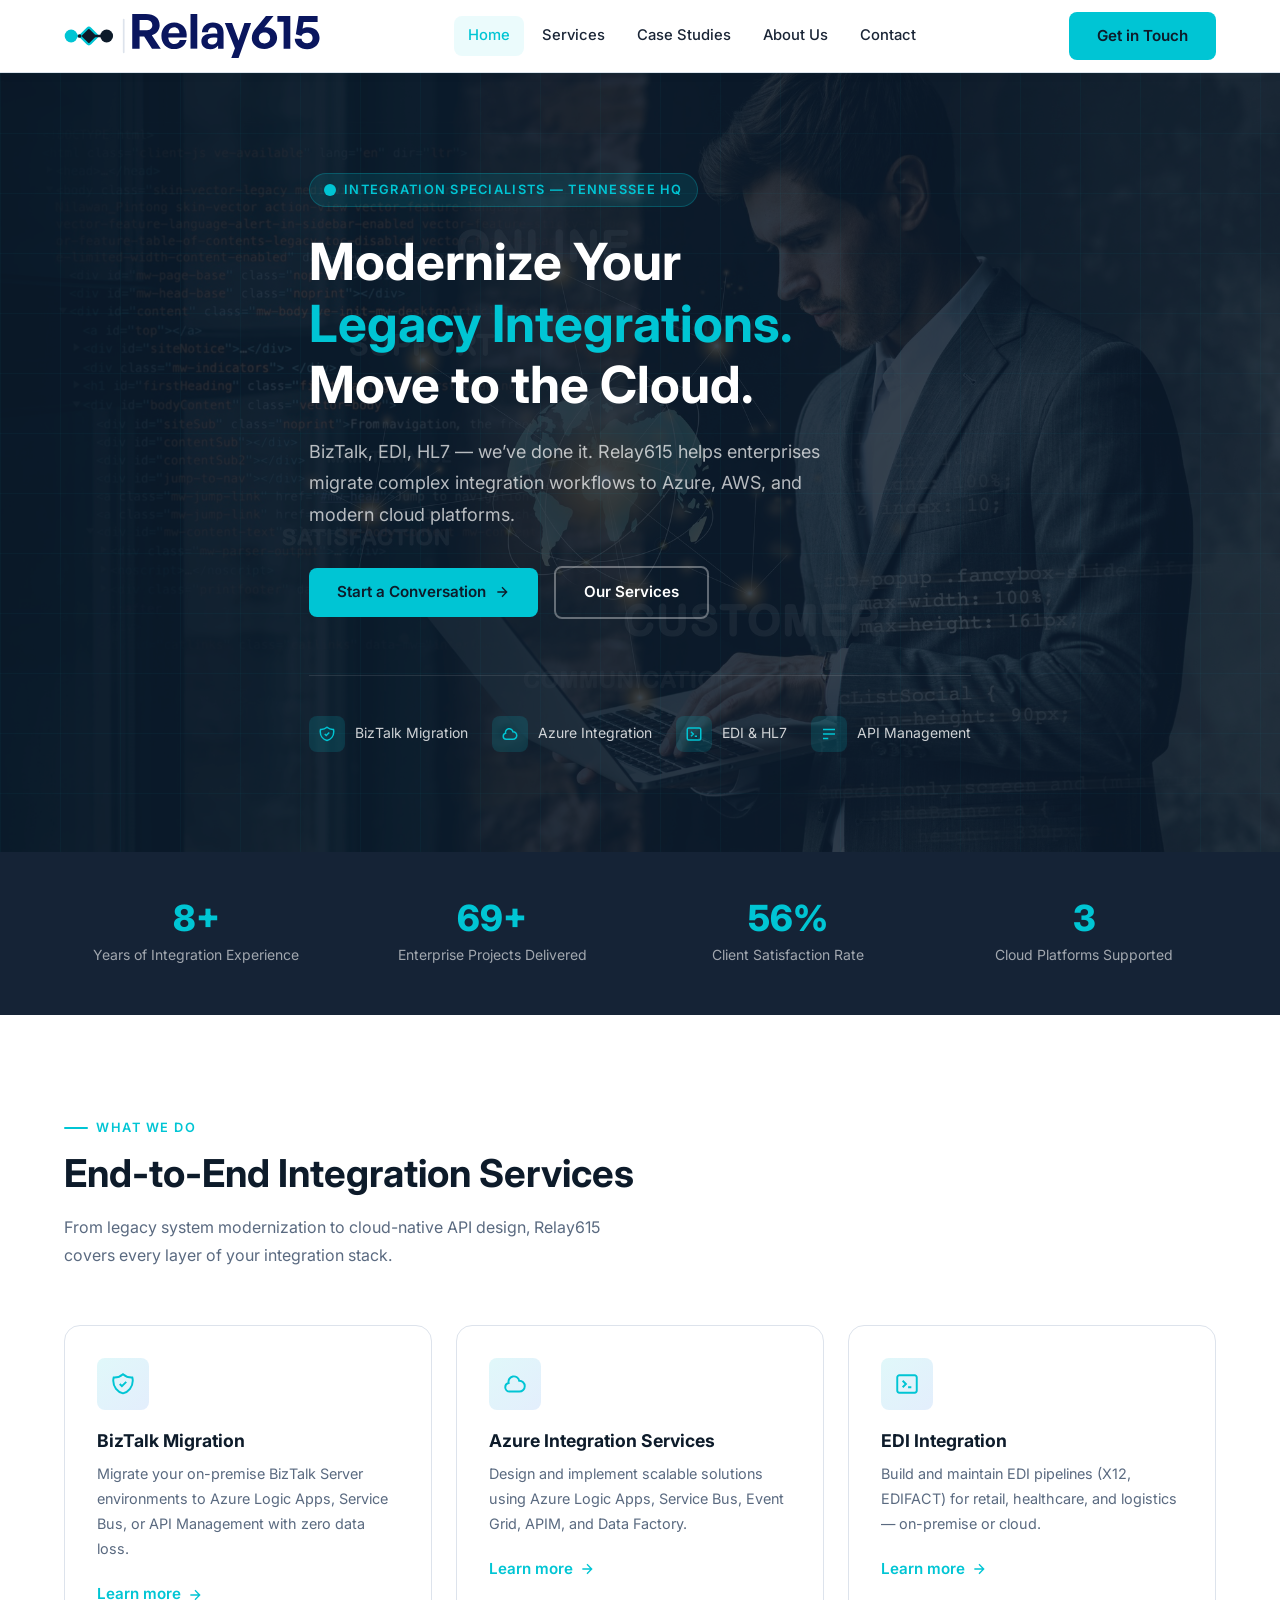
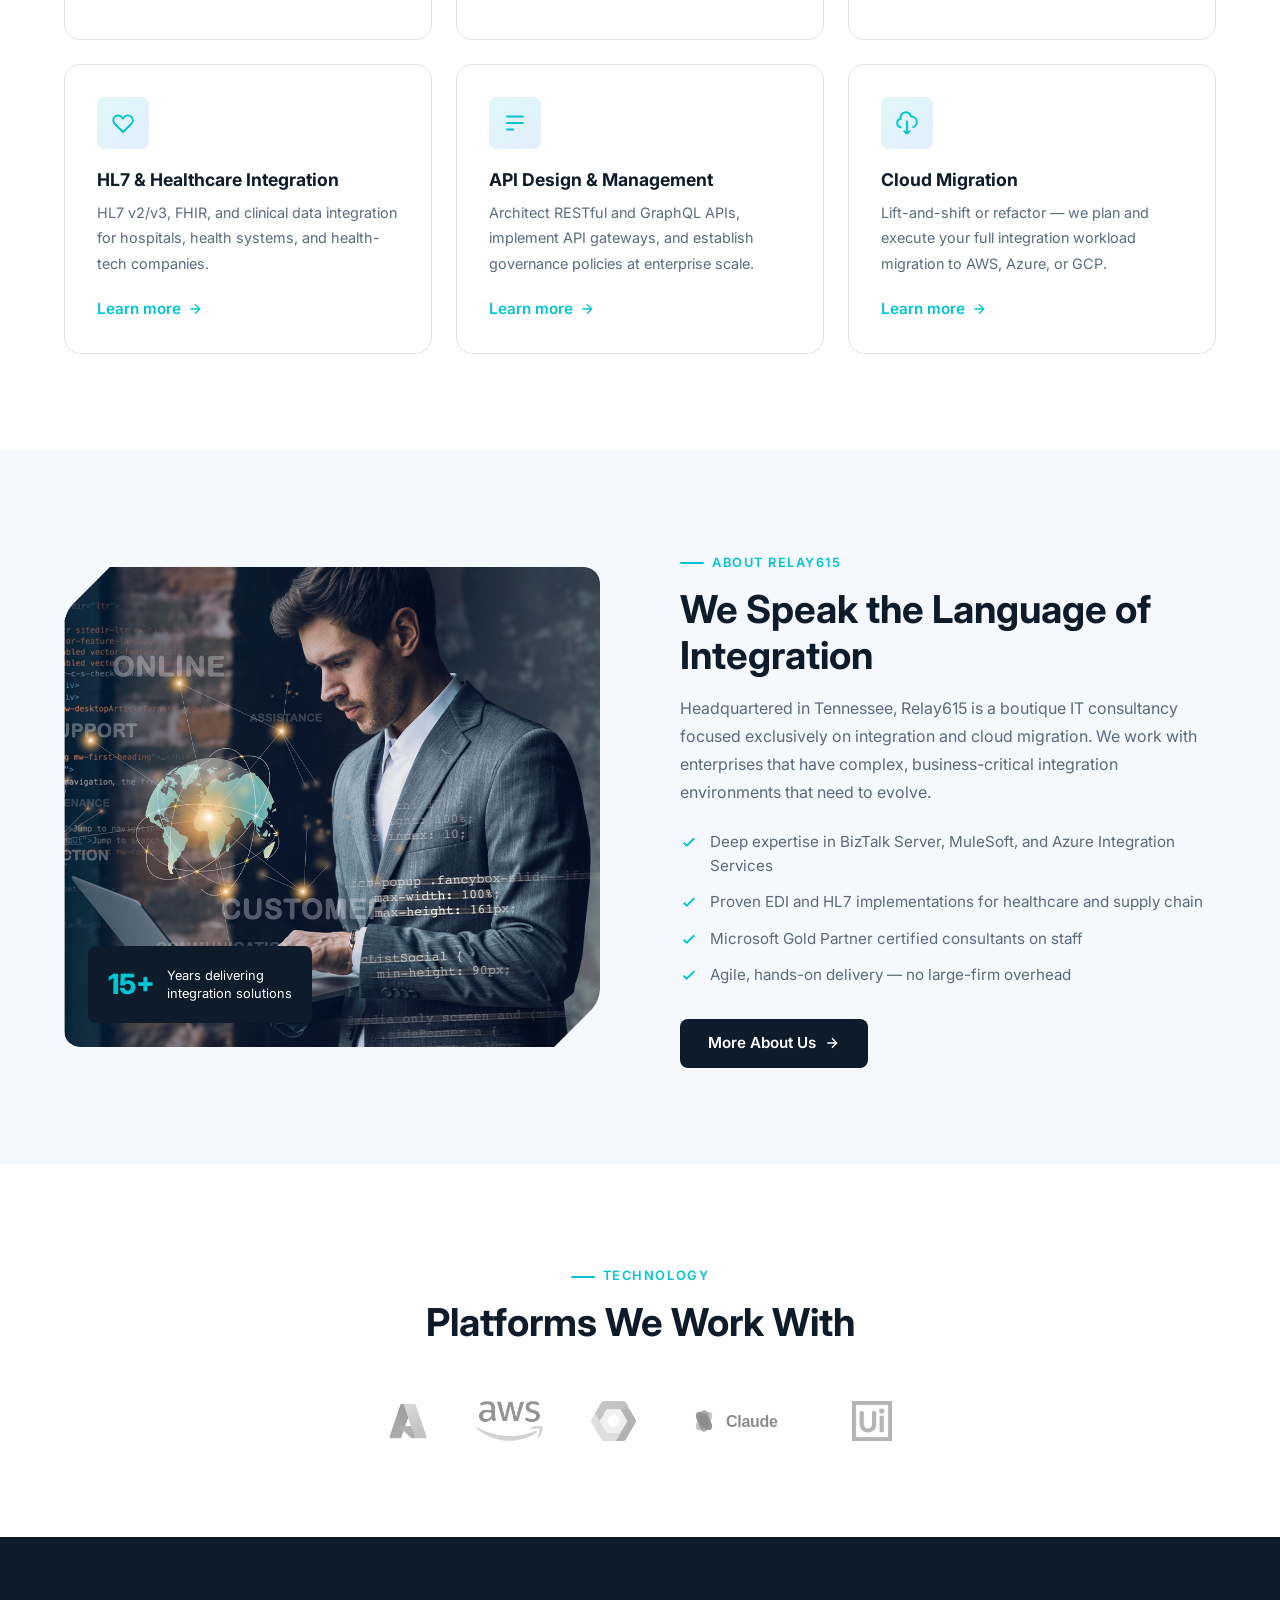
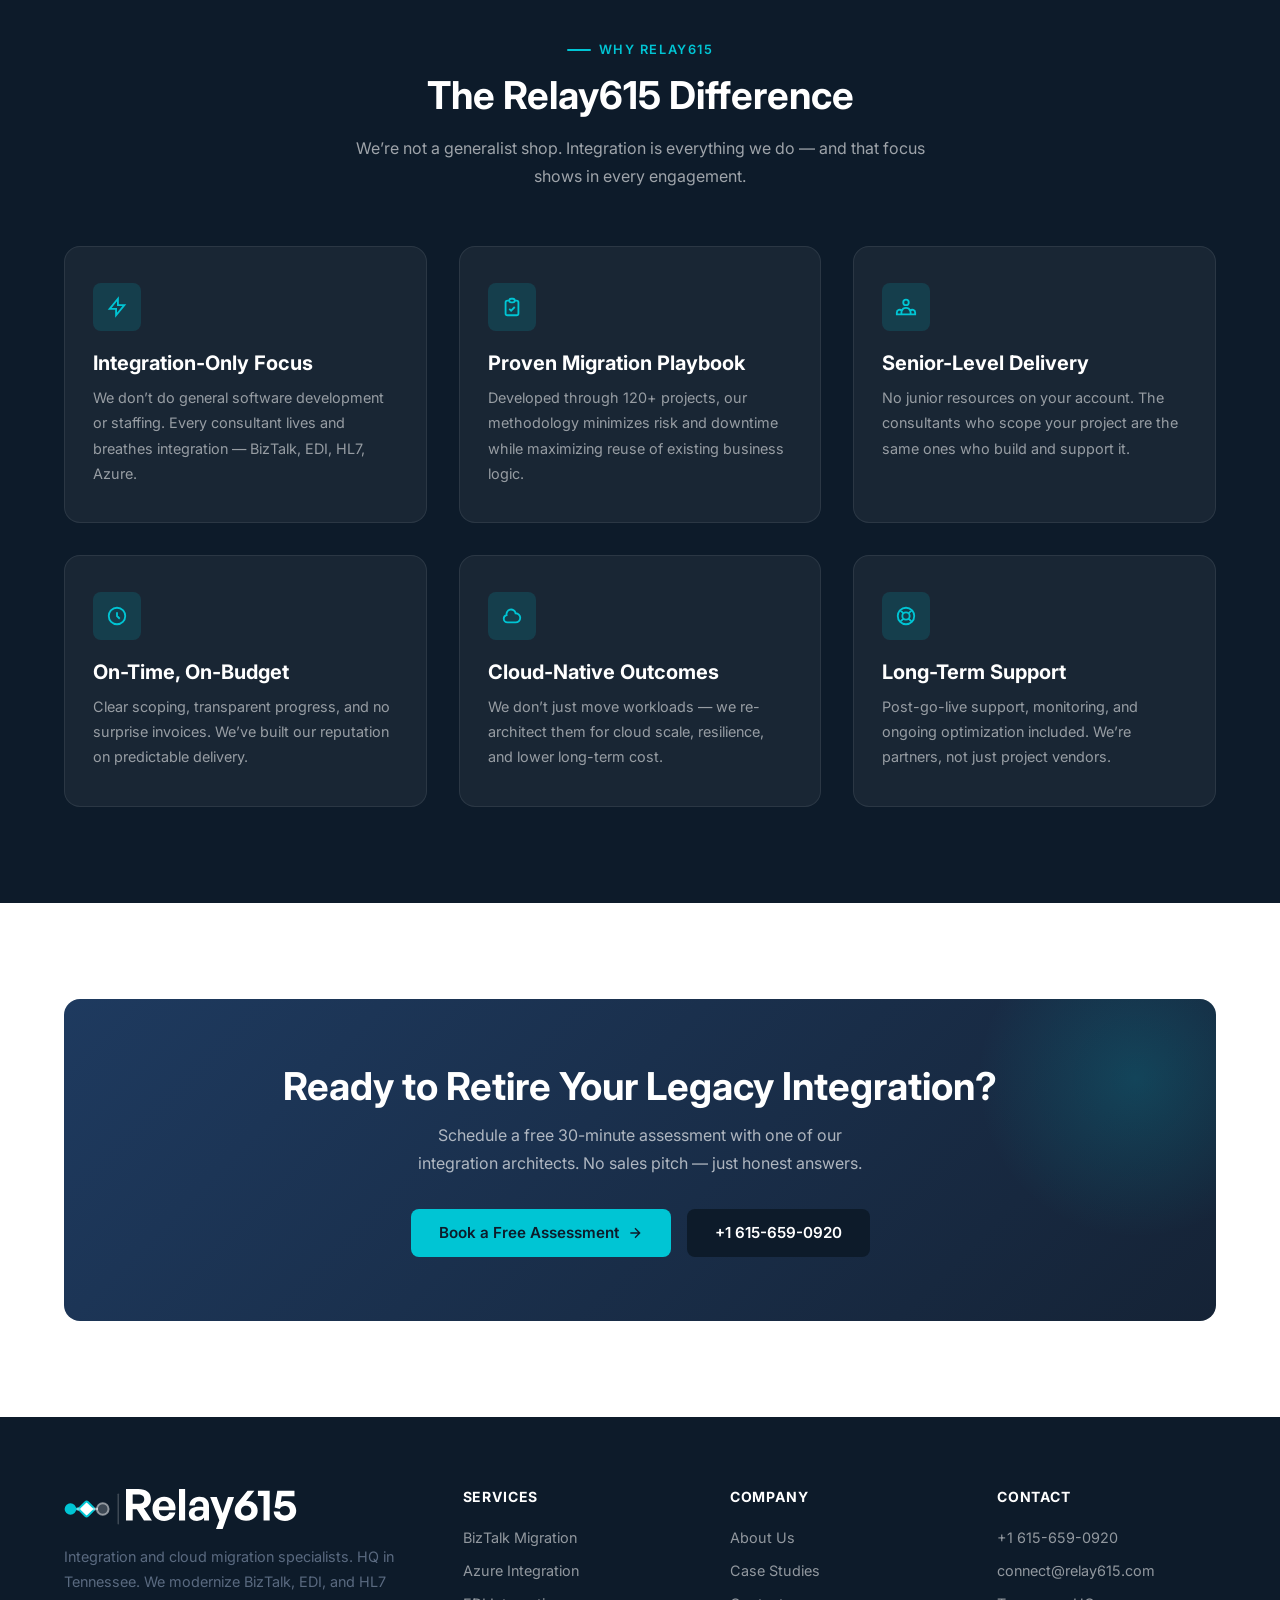
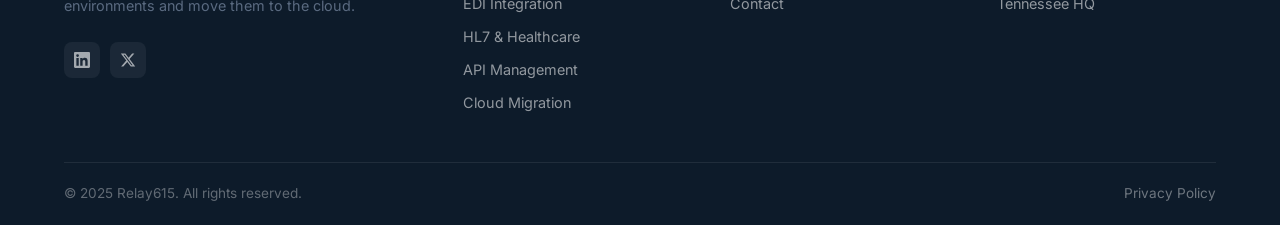
<file: index.html>
<!DOCTYPE html>
<html lang="en">
<head>
  <meta charset="UTF-8" />
  <meta name="viewport" content="width=device-width, initial-scale=1.0" />
  <title>BizTalk to Azure Migration &amp; Integration Consulting | Relay615</title>
  <meta name="description" content="Relay615 specializes in BizTalk to Azure migration, EDI cloud migration, and enterprise integration consulting. Expert BizTalk, HL7, and legacy integration modernization. Tennessee HQ." />
  <meta name="keywords" content="BizTalk to Azure migration, BizTalk migration consulting, integration consulting, EDI migration to cloud, BizTalk EDI cloud migration, Azure integration services, HL7 integration, legacy integration modernization, enterprise integration consulting" />
  <link rel="canonical" href="https://relay615.com/" />

  <!-- Open Graph -->
  <meta property="og:type"        content="website" />
  <meta property="og:url"         content="https://relay615.com/" />
  <meta property="og:title"       content="BizTalk to Azure Migration &amp; Integration Consulting | Relay615" />
  <meta property="og:description" content="Expert BizTalk to Azure migration, EDI cloud migration, and enterprise integration consulting. Senior specialists, proven methodology, Tennessee HQ." />
  <meta property="og:image"       content="https://relay615.com/assets/images/hero/index-bg.jpg" />
  <meta property="og:site_name"   content="Relay615" />

  <!-- Twitter Card -->
  <meta name="twitter:card"        content="summary_large_image" />
  <meta name="twitter:title"       content="BizTalk to Azure Migration &amp; Integration Consulting | Relay615" />
  <meta name="twitter:description" content="Expert BizTalk to Azure migration, EDI cloud migration, and enterprise integration consulting." />
  <meta name="twitter:image"       content="https://relay615.com/assets/images/hero/index-bg.jpg" />

  <!-- Structured Data: ProfessionalService + FAQ -->
  <script type="application/ld+json">
  {
    "@context": "https://schema.org",
    "@graph": [
      {
        "@type": "ProfessionalService",
        "@id": "https://relay615.com/#business",
        "name": "Relay615",
        "url": "https://relay615.com",
        "logo": "https://relay615.com/assets/images/logo/logo-dark.svg",
        "description": "Relay615 is an enterprise integration consultancy specializing in BizTalk to Azure migration, EDI cloud migration, HL7 healthcare integration, and Azure integration services.",
        "telephone": "+16156590920",
        "email": "connect@relay615.com",
        "address": {
          "@type": "PostalAddress",
          "addressRegion": "TN",
          "addressCountry": "US"
        },
        "areaServed": "US",
        "serviceType": [
          "BizTalk to Azure Migration",
          "Azure Integration Services",
          "EDI Integration",
          "HL7 Healthcare Integration",
          "API Management",
          "Cloud Migration"
        ],
        "knowsAbout": [
          "BizTalk Server",
          "Azure Logic Apps",
          "Azure Service Bus",
          "EDI X12",
          "HL7",
          "FHIR",
          "Azure Integration Services",
          "Legacy Integration Modernization"
        ],
        "sameAs": []
      },
      {
        "@type": "FAQPage",
        "mainEntity": [
          {
            "@type": "Question",
            "name": "How do you migrate BizTalk to Azure?",
            "acceptedAnswer": {
              "@type": "Answer",
              "text": "Relay615 migrates BizTalk Server environments to Azure using a phased playbook: discovery and mapping of existing orchestrations and maps, architecture design targeting Azure Logic Apps and Service Bus, phased build with side-by-side validation, and a zero-downtime cutover. Existing BizTalk maps are reused where possible to protect your business logic investment."
            }
          },
          {
            "@type": "Question",
            "name": "Can you migrate EDI integrations to the cloud?",
            "acceptedAnswer": {
              "@type": "Answer",
              "text": "Yes. Relay615 migrates EDI pipelines (X12, EDIFACT) from on-premise BizTalk or other middleware to Azure Integration Account, Azure Logic Apps, or cloud-based EDI platforms. We handle trading partner connectivity, AS2/SFTP migration, and acknowledgment management."
            }
          },
          {
            "@type": "Question",
            "name": "Do you offer BizTalk integration consulting?",
            "acceptedAnswer": {
              "@type": "Answer",
              "text": "Yes. Relay615 provides dedicated BizTalk integration consulting including migration planning, performance optimization, troubleshooting, and full migration to Azure. All our consultants are senior BizTalk and Azure specialists."
            }
          }
        ]
      }
    ]
  }
  </script>

  <link rel="icon" href="assets/images/favicon.ico" />
  <link rel="preconnect" href="https://fonts.googleapis.com" />
  <link rel="preconnect" href="https://fonts.gstatic.com" crossorigin />
  <link href="https://fonts.googleapis.com/css2?family=Inter:wght@400;500;600;700;800&display=swap" rel="stylesheet" />
  <link rel="stylesheet" href="assets/css/style.css" />
</head>
<body>

<!-- ===== NAV ===== -->
<nav class="site-nav">
  <div class="container">
    <div class="nav-inner">
      <a class="nav-logo" href="index.html">
        <img src="assets/images/logo/logo-dark.svg" alt="Relay615" />
      </a>
      <div class="nav-links">
        <a href="index.html">Home</a>
        <a href="services.html">Services</a>
        <a href="case-studies.html">Case Studies</a>
        <a href="about-us.html">About Us</a>
        <a href="contact-us.html">Contact</a>
      </div>
      <a class="btn btn-primary nav-cta" href="contact-us.html">Get in Touch</a>
      <button class="nav-hamburger" id="nav-hamburger" aria-label="Menu" aria-expanded="false">
        <span></span><span></span><span></span>
      </button>
    </div>
  </div>
  <div class="nav-mobile" id="nav-mobile">
    <a href="index.html">Home</a>
    <a href="services.html">Services</a>
    <a href="case-studies.html">Case Studies</a>
    <a href="about-us.html">About Us</a>
    <a href="contact-us.html">Contact</a>
    <a class="btn btn-primary" href="contact-us.html">Get in Touch</a>
  </div>
</nav>

<!-- ===== HERO ===== -->
<section class="hero">
  <div class="hero-bg"></div>
  <div class="hero-grid"></div>
  <div class="container">
    <div class="hero-content">
      <div class="hero-eyebrow">
        <svg width="12" height="12" viewBox="0 0 12 12" fill="currentColor"><circle cx="6" cy="6" r="6"/></svg>
        Integration Specialists &mdash; Tennessee HQ
      </div>
      <h1>Modernize Your<br /><span>Legacy Integrations.</span><br />Move to the Cloud.</h1>
      <p>BizTalk, EDI, HL7 &mdash; we&rsquo;ve done it. Relay615 helps enterprises migrate complex integration workflows to Azure, AWS, and modern cloud platforms.</p>
      <div class="hero-actions">
        <a class="btn btn-primary" href="contact-us.html">
          Start a Conversation
          <svg width="16" height="16" fill="none" stroke="currentColor" stroke-width="2" viewBox="0 0 24 24"><path d="M5 12h14M12 5l7 7-7 7"/></svg>
        </a>
        <a class="btn btn-outline" href="services.html">Our Services</a>
      </div>
      <div class="hero-badges">
        <div class="hero-badge">
          <div class="hero-badge-icon">
            <svg width="18" height="18" fill="none" stroke="currentColor" stroke-width="2" viewBox="0 0 24 24"><path d="M9 12l2 2 4-4m5.618-4.016A11.955 11.955 0 0112 2.944a11.955 11.955 0 01-8.618 3.04A12.02 12.02 0 003 9c0 5.591 3.824 10.29 9 11.622 5.176-1.332 9-6.03 9-11.622 0-1.042-.133-2.052-.382-3.016z"/></svg>
          </div>
          BizTalk Migration
        </div>
        <div class="hero-badge">
          <div class="hero-badge-icon">
            <svg width="18" height="18" fill="none" stroke="currentColor" stroke-width="2" viewBox="0 0 24 24"><path d="M3 15a4 4 0 004 4h9a5 5 0 10-.1-9.999 5.002 5.002 0 10-9.78 2.096A4.001 4.001 0 003 15z"/></svg>
          </div>
          Azure Integration
        </div>
        <div class="hero-badge">
          <div class="hero-badge-icon">
            <svg width="18" height="18" fill="none" stroke="currentColor" stroke-width="2" viewBox="0 0 24 24"><path d="M8 9l3 3-3 3m5 0h3M5 20h14a2 2 0 002-2V6a2 2 0 00-2-2H5a2 2 0 00-2 2v12a2 2 0 002 2z"/></svg>
          </div>
          EDI &amp; HL7
        </div>
        <div class="hero-badge">
          <div class="hero-badge-icon">
            <svg width="18" height="18" fill="none" stroke="currentColor" stroke-width="2" viewBox="0 0 24 24"><path d="M4 6h16M4 12h16M4 18h7"/></svg>
          </div>
          API Management
        </div>
      </div>
    </div>
  </div>
</section>

<!-- ===== STATS ===== -->
<section class="stats-bar">
  <div class="container">
    <div class="stats-grid">
      <div class="stat-item">
        <span class="stat-number" data-target="15" data-suffix="+">15+</span>
        <span class="stat-label">Years of Integration Experience</span>
      </div>
      <div class="stat-item">
        <span class="stat-number" data-target="120" data-suffix="+">120+</span>
        <span class="stat-label">Enterprise Projects Delivered</span>
      </div>
      <div class="stat-item">
        <span class="stat-number" data-target="98" data-suffix="%">98%</span>
        <span class="stat-label">Client Satisfaction Rate</span>
      </div>
      <div class="stat-item">
        <span class="stat-number" data-target="6" data-suffix="">6</span>
        <span class="stat-label">Cloud Platforms Supported</span>
      </div>
    </div>
  </div>
</section>

<!-- ===== SERVICES ===== -->
<section class="section">
  <div class="container">
    <div class="section-header">
      <div class="section-label">What We Do</div>
      <h2 class="section-title">End-to-End Integration Services</h2>
      <p class="section-desc">From legacy system modernization to cloud-native API design, Relay615 covers every layer of your integration stack.</p>
    </div>
    <div class="services-grid">

      <div class="service-card">
        <div class="service-icon">
          <svg width="26" height="26" fill="none" stroke="currentColor" stroke-width="1.8" viewBox="0 0 24 24"><path d="M9 12l2 2 4-4m5.618-4.016A11.955 11.955 0 0112 2.944a11.955 11.955 0 01-8.618 3.04A12.02 12.02 0 003 9c0 5.591 3.824 10.29 9 11.622 5.176-1.332 9-6.03 9-11.622 0-1.042-.133-2.052-.382-3.016z"/></svg>
        </div>
        <h3>BizTalk Migration</h3>
        <p>Migrate your on-premise BizTalk Server environments to Azure Logic Apps, Service Bus, or API Management with zero data loss.</p>
        <a class="btn btn-ghost" href="services.html">
          Learn more
          <svg width="16" height="16" fill="none" stroke="currentColor" stroke-width="2" viewBox="0 0 24 24"><path d="M5 12h14M12 5l7 7-7 7"/></svg>
        </a>
      </div>

      <div class="service-card">
        <div class="service-icon">
          <svg width="26" height="26" fill="none" stroke="currentColor" stroke-width="1.8" viewBox="0 0 24 24"><path d="M3 15a4 4 0 004 4h9a5 5 0 10-.1-9.999 5.002 5.002 0 10-9.78 2.096A4.001 4.001 0 003 15z"/></svg>
        </div>
        <h3>Azure Integration Services</h3>
        <p>Design and implement scalable solutions using Azure Logic Apps, Service Bus, Event Grid, APIM, and Data Factory.</p>
        <a class="btn btn-ghost" href="services.html">
          Learn more
          <svg width="16" height="16" fill="none" stroke="currentColor" stroke-width="2" viewBox="0 0 24 24"><path d="M5 12h14M12 5l7 7-7 7"/></svg>
        </a>
      </div>

      <div class="service-card">
        <div class="service-icon">
          <svg width="26" height="26" fill="none" stroke="currentColor" stroke-width="1.8" viewBox="0 0 24 24"><path d="M8 9l3 3-3 3m5 0h3M5 20h14a2 2 0 002-2V6a2 2 0 00-2-2H5a2 2 0 00-2 2v12a2 2 0 002 2z"/></svg>
        </div>
        <h3>EDI Integration</h3>
        <p>Build and maintain EDI pipelines (X12, EDIFACT) for retail, healthcare, and logistics &mdash; on-premise or cloud.</p>
        <a class="btn btn-ghost" href="services.html">
          Learn more
          <svg width="16" height="16" fill="none" stroke="currentColor" stroke-width="2" viewBox="0 0 24 24"><path d="M5 12h14M12 5l7 7-7 7"/></svg>
        </a>
      </div>

      <div class="service-card">
        <div class="service-icon">
          <svg width="26" height="26" fill="none" stroke="currentColor" stroke-width="1.8" viewBox="0 0 24 24"><path d="M4.318 6.318a4.5 4.5 0 000 6.364L12 20.364l7.682-7.682a4.5 4.5 0 00-6.364-6.364L12 7.636l-1.318-1.318a4.5 4.5 0 00-6.364 0z"/></svg>
        </div>
        <h3>HL7 &amp; Healthcare Integration</h3>
        <p>HL7 v2/v3, FHIR, and clinical data integration for hospitals, health systems, and health-tech companies.</p>
        <a class="btn btn-ghost" href="services.html">
          Learn more
          <svg width="16" height="16" fill="none" stroke="currentColor" stroke-width="2" viewBox="0 0 24 24"><path d="M5 12h14M12 5l7 7-7 7"/></svg>
        </a>
      </div>

      <div class="service-card">
        <div class="service-icon">
          <svg width="26" height="26" fill="none" stroke="currentColor" stroke-width="1.8" viewBox="0 0 24 24"><path d="M4 6h16M4 12h16M4 18h7"/></svg>
        </div>
        <h3>API Design &amp; Management</h3>
        <p>Architect RESTful and GraphQL APIs, implement API gateways, and establish governance policies at enterprise scale.</p>
        <a class="btn btn-ghost" href="services.html">
          Learn more
          <svg width="16" height="16" fill="none" stroke="currentColor" stroke-width="2" viewBox="0 0 24 24"><path d="M5 12h14M12 5l7 7-7 7"/></svg>
        </a>
      </div>

      <div class="service-card">
        <div class="service-icon">
          <svg width="26" height="26" fill="none" stroke="currentColor" stroke-width="1.8" viewBox="0 0 24 24"><path d="M7 16a4 4 0 01-.88-7.903A5 5 0 1115.9 6L16 6a5 5 0 011 9.9M9 19l3 3m0 0l3-3m-3 3V10"/></svg>
        </div>
        <h3>Cloud Migration</h3>
        <p>Lift-and-shift or refactor &mdash; we plan and execute your full integration workload migration to AWS, Azure, or GCP.</p>
        <a class="btn btn-ghost" href="services.html">
          Learn more
          <svg width="16" height="16" fill="none" stroke="currentColor" stroke-width="2" viewBox="0 0 24 24"><path d="M5 12h14M12 5l7 7-7 7"/></svg>
        </a>
      </div>

    </div>
  </div>
</section>

<!-- ===== ABOUT SPLIT ===== -->
<section class="section section-alt">
  <div class="container">
    <div class="about-split">
      <div class="about-image">
        <img src="assets/images/Home/1/940x960.png" alt="Relay615 team" />
        <div class="about-badge">
          <div>
            <div class="about-badge-num">15+</div>
          </div>
          <div class="about-badge-text">Years delivering<br />integration solutions</div>
        </div>
      </div>
      <div>
        <div class="section-label">About Relay615</div>
        <h2 class="section-title">We Speak the Language of Integration</h2>
        <p>Headquartered in Tennessee, Relay615 is a boutique IT consultancy focused exclusively on integration and cloud migration. We work with enterprises that have complex, business-critical integration environments that need to evolve.</p>
        <ul class="about-list">
          <li class="about-list-item">
            <svg width="18" height="18" fill="none" stroke="currentColor" stroke-width="2.5" viewBox="0 0 24 24"><path d="M5 13l4 4L19 7"/></svg>
            Deep expertise in BizTalk Server, MuleSoft, and Azure Integration Services
          </li>
          <li class="about-list-item">
            <svg width="18" height="18" fill="none" stroke="currentColor" stroke-width="2.5" viewBox="0 0 24 24"><path d="M5 13l4 4L19 7"/></svg>
            Proven EDI and HL7 implementations for healthcare and supply chain
          </li>
          <li class="about-list-item">
            <svg width="18" height="18" fill="none" stroke="currentColor" stroke-width="2.5" viewBox="0 0 24 24"><path d="M5 13l4 4L19 7"/></svg>
            Microsoft Gold Partner certified consultants on staff
          </li>
          <li class="about-list-item">
            <svg width="18" height="18" fill="none" stroke="currentColor" stroke-width="2.5" viewBox="0 0 24 24"><path d="M5 13l4 4L19 7"/></svg>
            Agile, hands-on delivery &mdash; no large-firm overhead
          </li>
        </ul>
        <a class="btn btn-dark" href="about-us.html">
          More About Us
          <svg width="16" height="16" fill="none" stroke="currentColor" stroke-width="2" viewBox="0 0 24 24"><path d="M5 12h14M12 5l7 7-7 7"/></svg>
        </a>
      </div>
    </div>
  </div>
</section>

<!-- ===== TECH LOGOS ===== -->
<section class="section">
  <div class="container">
    <div class="section-header center">
      <div class="section-label">Technology</div>
      <h2 class="section-title">Platforms We Work With</h2>
    </div>
    <div class="tech-logos">
      <img class="tech-logo" src="assets/images/service/azure.webp"                alt="Microsoft Azure" />
      <img class="tech-logo" src="assets/images/service/aws.png"                   alt="Amazon AWS" />
      <img class="tech-logo" src="assets/images/service/gooogle-cloud-platform.png" alt="Google Cloud" />
      <img class="tech-logo" src="assets/images/service/claude.svg"                alt="Claude / Anthropic" />
      <img class="tech-logo" src="assets/images/service/uipath.png"                alt="UiPath" />
    </div>
  </div>
</section>

<!-- ===== WHY US ===== -->
<section class="section section-dark">
  <div class="container">
    <div class="section-header center">
      <div class="section-label" style="color:var(--teal)">Why Relay615</div>
      <h2 class="section-title" style="color:var(--white)">The Relay615 Difference</h2>
      <p class="section-desc" style="color:rgba(255,255,255,.6);margin:0 auto 48px">We&rsquo;re not a generalist shop. Integration is everything we do &mdash; and that focus shows in every engagement.</p>
    </div>
    <div class="why-grid">
      <div class="why-card">
        <div class="why-icon">
          <svg width="22" height="22" fill="none" stroke="currentColor" stroke-width="2" viewBox="0 0 24 24"><path d="M13 10V3L4 14h7v7l9-11h-7z"/></svg>
        </div>
        <h3>Integration-Only Focus</h3>
        <p>We don&rsquo;t do general software development or staffing. Every consultant lives and breathes integration &mdash; BizTalk, EDI, HL7, Azure.</p>
      </div>
      <div class="why-card">
        <div class="why-icon">
          <svg width="22" height="22" fill="none" stroke="currentColor" stroke-width="2" viewBox="0 0 24 24"><path d="M9 5H7a2 2 0 00-2 2v12a2 2 0 002 2h10a2 2 0 002-2V7a2 2 0 00-2-2h-2M9 5a2 2 0 002 2h2a2 2 0 002-2M9 5a2 2 0 012-2h2a2 2 0 012 2m-6 9l2 2 4-4"/></svg>
        </div>
        <h3>Proven Migration Playbook</h3>
        <p>Developed through 120+ projects, our methodology minimizes risk and downtime while maximizing reuse of existing business logic.</p>
      </div>
      <div class="why-card">
        <div class="why-icon">
          <svg width="22" height="22" fill="none" stroke="currentColor" stroke-width="2" viewBox="0 0 24 24"><path d="M17 20h5v-2a3 3 0 00-5.356-1.857M17 20H7m10 0v-2c0-.656-.126-1.283-.356-1.857M7 20H2v-2a3 3 0 015.356-1.857M7 20v-2c0-.656.126-1.283.356-1.857m0 0a5.002 5.002 0 019.288 0M15 7a3 3 0 11-6 0 3 3 0 016 0z"/></svg>
        </div>
        <h3>Senior-Level Delivery</h3>
        <p>No junior resources on your account. The consultants who scope your project are the same ones who build and support it.</p>
      </div>
      <div class="why-card">
        <div class="why-icon">
          <svg width="22" height="22" fill="none" stroke="currentColor" stroke-width="2" viewBox="0 0 24 24"><path d="M12 8v4l3 3m6-3a9 9 0 11-18 0 9 9 0 0118 0z"/></svg>
        </div>
        <h3>On-Time, On-Budget</h3>
        <p>Clear scoping, transparent progress, and no surprise invoices. We&rsquo;ve built our reputation on predictable delivery.</p>
      </div>
      <div class="why-card">
        <div class="why-icon">
          <svg width="22" height="22" fill="none" stroke="currentColor" stroke-width="2" viewBox="0 0 24 24"><path d="M3 15a4 4 0 004 4h9a5 5 0 10-.1-9.999 5.002 5.002 0 10-9.78 2.096A4.001 4.001 0 003 15z"/></svg>
        </div>
        <h3>Cloud-Native Outcomes</h3>
        <p>We don&rsquo;t just move workloads &mdash; we re-architect them for cloud scale, resilience, and lower long-term cost.</p>
      </div>
      <div class="why-card">
        <div class="why-icon">
          <svg width="22" height="22" fill="none" stroke="currentColor" stroke-width="2" viewBox="0 0 24 24"><path d="M18.364 5.636l-3.536 3.536m0 5.656l3.536 3.536M9.172 9.172L5.636 5.636m3.536 9.192l-3.536 3.536M21 12a9 9 0 11-18 0 9 9 0 0118 0zm-5 0a4 4 0 11-8 0 4 4 0 018 0z"/></svg>
        </div>
        <h3>Long-Term Support</h3>
        <p>Post-go-live support, monitoring, and ongoing optimization included. We&rsquo;re partners, not just project vendors.</p>
      </div>
    </div>
  </div>
</section>

<!-- ===== CTA BANNER ===== -->
<section class="section">
  <div class="container">
    <div class="cta-banner">
      <h2>Ready to Retire Your Legacy Integration?</h2>
      <p>Schedule a free 30-minute assessment with one of our integration architects. No sales pitch &mdash; just honest answers.</p>
      <div class="btn-actions">
        <a class="btn btn-primary" href="contact-us.html">
          Book a Free Assessment
          <svg width="16" height="16" fill="none" stroke="currentColor" stroke-width="2" viewBox="0 0 24 24"><path d="M5 12h14M12 5l7 7-7 7"/></svg>
        </a>
        <a class="btn btn-dark" href="tel:+16156590920">+1 615-659-0920</a>
      </div>
    </div>
  </div>
</section>

<!-- ===== FOOTER ===== -->
<footer class="site-footer">
  <div class="container">
    <div class="footer-top">
      <div class="footer-brand">
        <img src="assets/images/logo/logo-white.svg" alt="Relay615" />
        <p>Integration and cloud migration specialists. HQ in Tennessee. We modernize BizTalk, EDI, and HL7 environments and move them to the cloud.</p>
        <div class="footer-social">
          <a href="#" aria-label="LinkedIn">
            <svg width="16" height="16" fill="currentColor" viewBox="0 0 24 24"><path d="M20.447 20.452h-3.554v-5.569c0-1.328-.027-3.037-1.852-3.037-1.853 0-2.136 1.445-2.136 2.939v5.667H9.351V9h3.414v1.561h.046c.477-.9 1.637-1.85 3.37-1.85 3.601 0 4.267 2.37 4.267 5.455v6.286zM5.337 7.433a2.062 2.062 0 01-2.063-2.065 2.064 2.064 0 112.063 2.065zm1.782 13.019H3.555V9h3.564v11.452zM22.225 0H1.771C.792 0 0 .774 0 1.729v20.542C0 23.227.792 24 1.771 24h20.451C23.2 24 24 23.227 24 22.271V1.729C24 .774 23.2 0 22.222 0h.003z"/></svg>
          </a>
          <a href="#" aria-label="Twitter / X">
            <svg width="16" height="16" fill="currentColor" viewBox="0 0 24 24"><path d="M18.244 2.25h3.308l-7.227 8.26 8.502 11.24H16.17l-5.214-6.817L4.99 21.75H1.68l7.73-8.835L1.254 2.25H8.08l4.713 6.231zm-1.161 17.52h1.833L7.084 4.126H5.117z"/></svg>
          </a>
        </div>
      </div>
      <div class="footer-col">
        <h4>Services</h4>
        <div class="footer-links">
          <a href="services.html">BizTalk Migration</a>
          <a href="services.html">Azure Integration</a>
          <a href="services.html">EDI Integration</a>
          <a href="services.html">HL7 &amp; Healthcare</a>
          <a href="services.html">API Management</a>
          <a href="services.html">Cloud Migration</a>
        </div>
      </div>
      <div class="footer-col">
        <h4>Company</h4>
        <div class="footer-links">
          <a href="about-us.html">About Us</a>
          <a href="case-studies.html">Case Studies</a>
          <a href="contact-us.html">Contact</a>
        </div>
      </div>
      <div class="footer-col">
        <h4>Contact</h4>
        <div class="footer-links">
          <a href="tel:+16156590920">+1 615-659-0920</a>
          <a href="mailto:connect@relay615.com">connect@relay615.com</a>
          <a href="#">Tennessee HQ</a>
        </div>
      </div>
    </div>
    <div class="footer-bottom">
      <span style="color:rgba(255,255,255,.35)">&copy; 2025 Relay615. All rights reserved.</span>
      <div class="footer-bottom-links">
        <a href="#">Privacy Policy</a>
      </div>
    </div>
  </div>
</footer>

<script src="assets/js/main.js"></script>
</body>
</html>
</file>
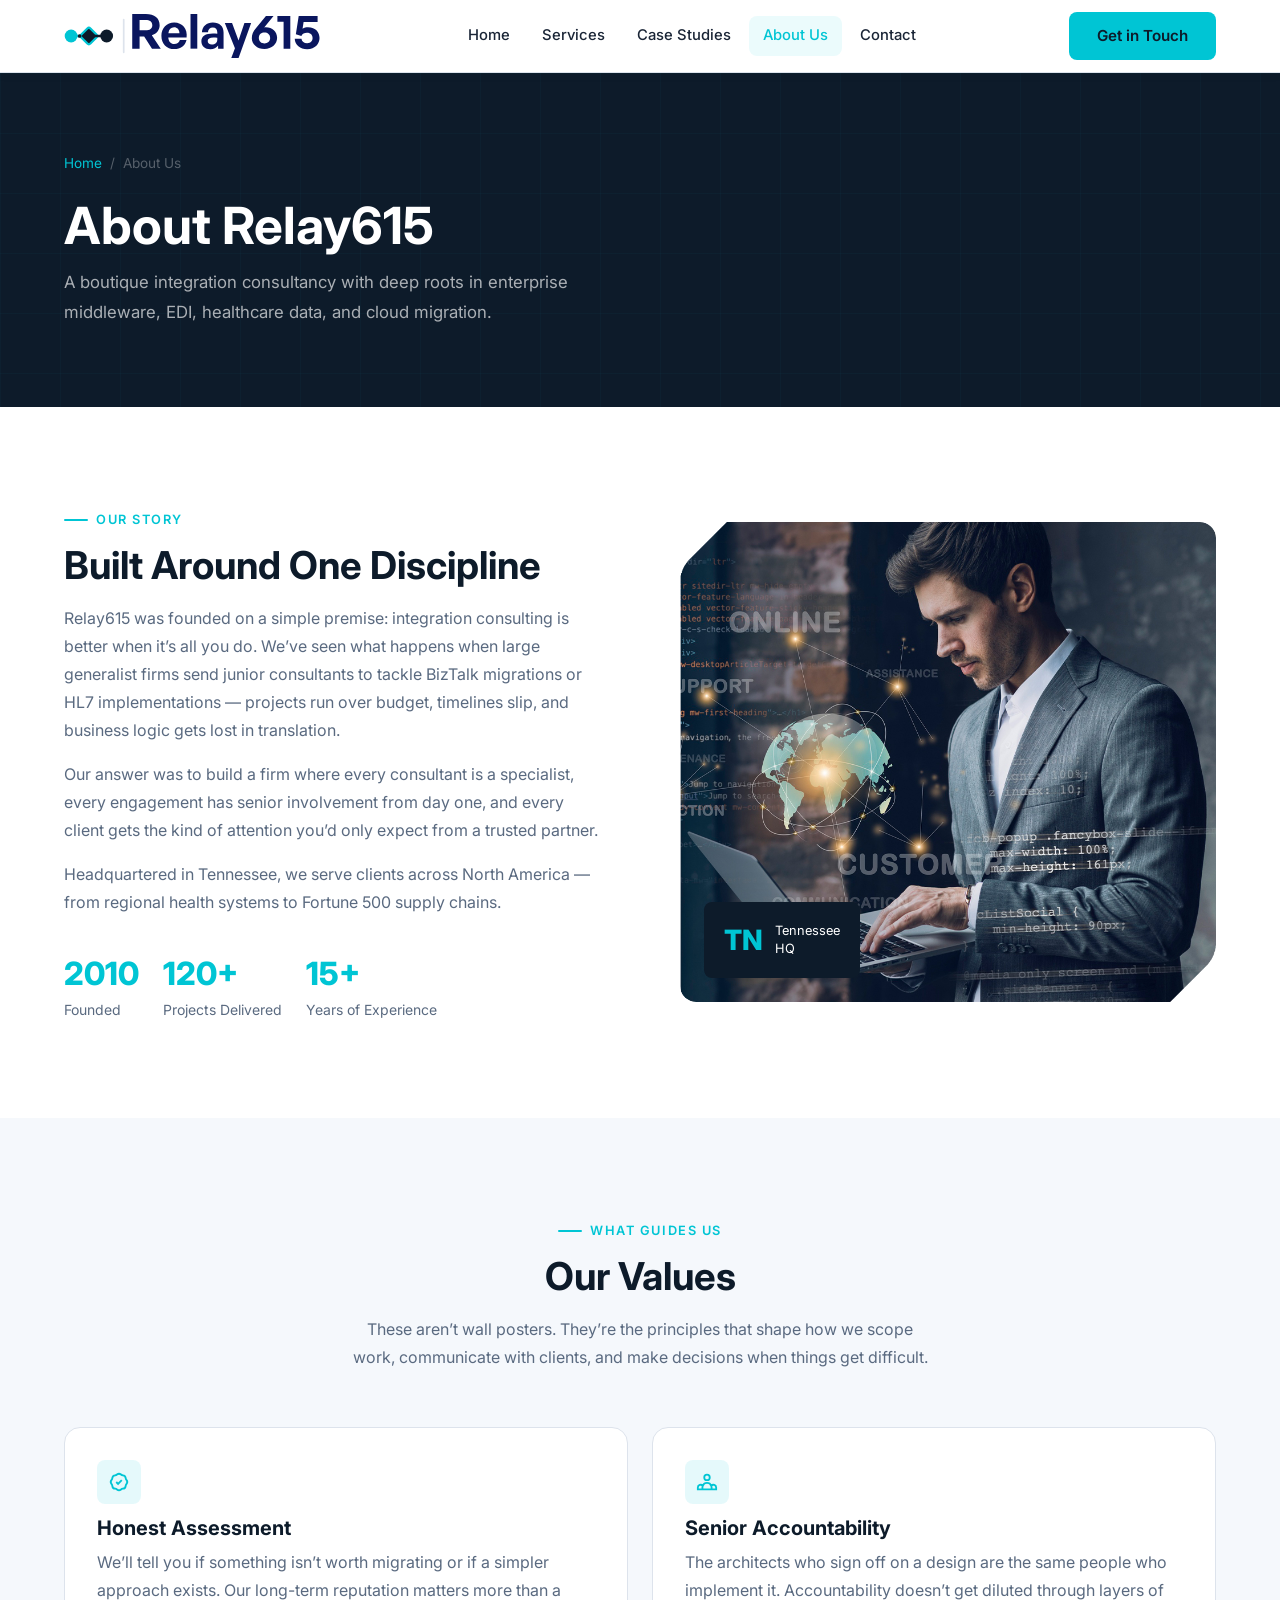
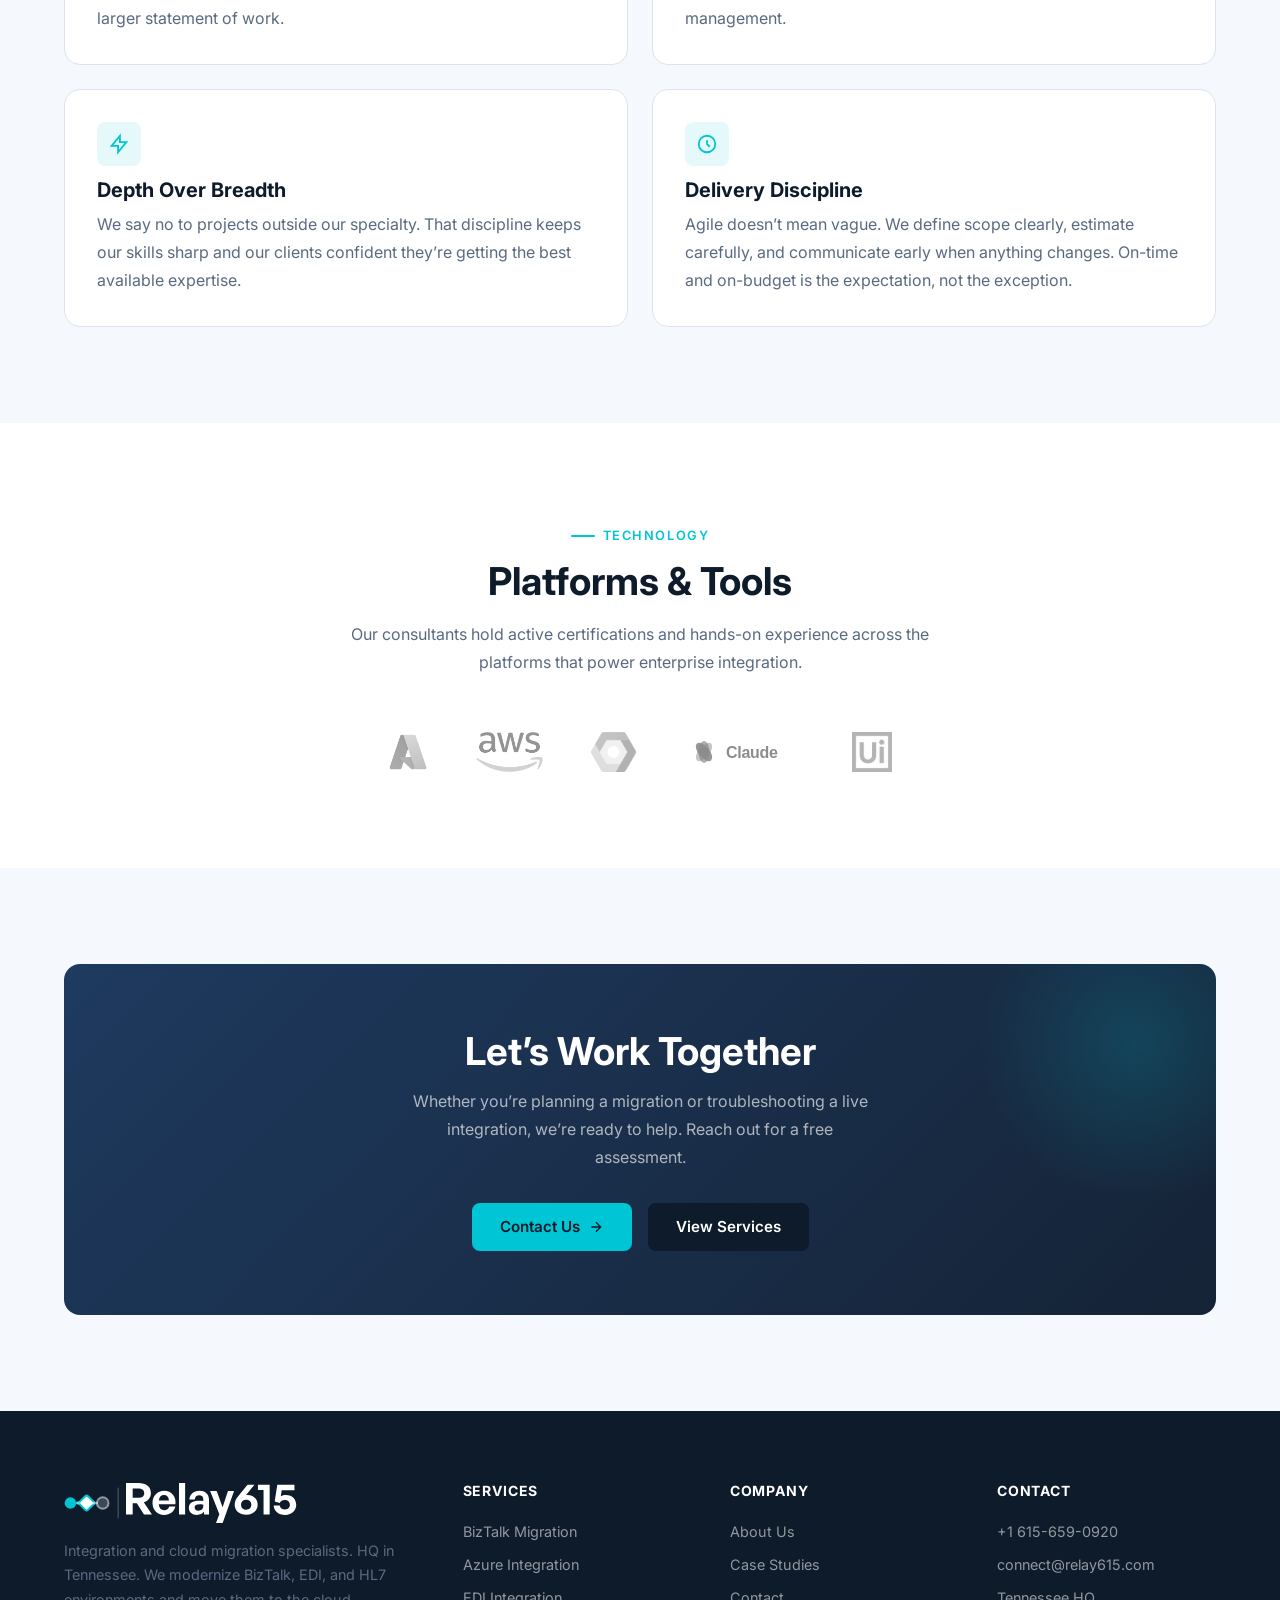
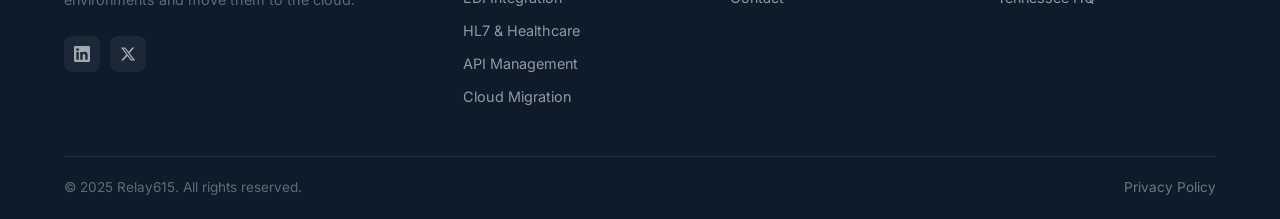
<file: about-us.html>
<!DOCTYPE html>
<html lang="en">
<head>
  <meta charset="UTF-8" />
  <meta name="viewport" content="width=device-width, initial-scale=1.0" />
  <title>About Relay615 | BizTalk &amp; Azure Integration Consultants</title>
  <meta name="description" content="Relay615 is a specialist integration consultancy focused on BizTalk migration, Azure integration, EDI, and HL7. Senior-level consultants, 15+ years experience, Tennessee HQ." />
  <meta name="keywords" content="BizTalk integration consultants, Azure integration consultants, integration consulting firm, BizTalk migration experts, EDI consultants, HL7 integration experts" />
  <link rel="canonical" href="https://relay615.com/about-us.html" />
  <meta property="og:type"        content="website" />
  <meta property="og:url"         content="https://relay615.com/about-us.html" />
  <meta property="og:title"       content="About Relay615 | BizTalk &amp; Azure Integration Consultants" />
  <meta property="og:description" content="Specialist integration consultancy focused on BizTalk migration, Azure integration, EDI, and HL7. Senior consultants, 15+ years experience." />
  <meta property="og:site_name"   content="Relay615" />
  <meta name="twitter:card"        content="summary" />
  <meta name="twitter:title"       content="About Relay615 | BizTalk &amp; Azure Integration Consultants" />
  <meta name="twitter:description" content="Specialist integration consultancy focused on BizTalk migration, Azure integration, EDI, and HL7." />
  <link rel="icon" href="assets/images/favicon.ico" />
  <link rel="preconnect" href="https://fonts.googleapis.com" />
  <link rel="preconnect" href="https://fonts.gstatic.com" crossorigin />
  <link href="https://fonts.googleapis.com/css2?family=Inter:wght@400;500;600;700;800&display=swap" rel="stylesheet" />
  <link rel="stylesheet" href="assets/css/style.css" />
</head>
<body>

<!-- NAV -->
<nav class="site-nav">
  <div class="container">
    <div class="nav-inner">
      <a class="nav-logo" href="index.html">
        <img src="assets/images/logo/logo-dark.svg" alt="Relay615" />
      </a>
      <div class="nav-links">
        <a href="index.html">Home</a>
        <a href="services.html">Services</a>
        <a href="case-studies.html">Case Studies</a>
        <a href="about-us.html" class="active">About Us</a>
        <a href="contact-us.html">Contact</a>
      </div>
      <a class="btn btn-primary nav-cta" href="contact-us.html">Get in Touch</a>
      <button class="nav-hamburger" id="nav-hamburger" aria-label="Menu" aria-expanded="false">
        <span></span><span></span><span></span>
      </button>
    </div>
  </div>
  <div class="nav-mobile" id="nav-mobile">
    <a href="index.html">Home</a>
    <a href="services.html">Services</a>
    <a href="case-studies.html">Case Studies</a>
    <a href="about-us.html">About Us</a>
    <a href="contact-us.html">Contact</a>
    <a class="btn btn-primary" href="contact-us.html">Get in Touch</a>
  </div>
</nav>

<!-- PAGE HERO -->
<section class="page-hero">
  <div class="container">
    <div class="page-hero-content">
      <div class="breadcrumb">
        <a href="index.html">Home</a>
        <span>/</span>
        <span>About Us</span>
      </div>
      <h1>About Relay615</h1>
      <p>A boutique integration consultancy with deep roots in enterprise middleware, EDI, healthcare data, and cloud migration.</p>
    </div>
  </div>
</section>

<!-- STORY SPLIT -->
<section class="section">
  <div class="container">
    <div class="about-split">
      <div>
        <div class="section-label">Our Story</div>
        <h2 class="section-title">Built Around One Discipline</h2>
        <p>Relay615 was founded on a simple premise: integration consulting is better when it&rsquo;s all you do. We&rsquo;ve seen what happens when large generalist firms send junior consultants to tackle BizTalk migrations or HL7 implementations &mdash; projects run over budget, timelines slip, and business logic gets lost in translation.</p>
        <p style="margin-top:16px">Our answer was to build a firm where every consultant is a specialist, every engagement has senior involvement from day one, and every client gets the kind of attention you&rsquo;d only expect from a trusted partner.</p>
        <p style="margin-top:16px">Headquartered in Tennessee, we serve clients across North America &mdash; from regional health systems to Fortune 500 supply chains.</p>
        <div style="display:flex;gap:24px;margin-top:32px;flex-wrap:wrap">
          <div>
            <div style="font-size:2rem;font-weight:800;color:var(--teal)">2010</div>
            <div style="font-size:.875rem;color:var(--text-muted)">Founded</div>
          </div>
          <div>
            <div style="font-size:2rem;font-weight:800;color:var(--teal)">120+</div>
            <div style="font-size:.875rem;color:var(--text-muted)">Projects Delivered</div>
          </div>
          <div>
            <div style="font-size:2rem;font-weight:800;color:var(--teal)">15+</div>
            <div style="font-size:.875rem;color:var(--text-muted)">Years of Experience</div>
          </div>
        </div>
      </div>
      <div class="about-image">
        <img src="assets/images/Home/1/940x960.png" alt="Relay615 office" />
        <div class="about-badge">
          <div>
            <div class="about-badge-num">TN</div>
          </div>
          <div class="about-badge-text">Tennessee<br />HQ</div>
        </div>
      </div>
    </div>
  </div>
</section>

<!-- VALUES -->
<section class="section section-alt">
  <div class="container">
    <div class="section-header center">
      <div class="section-label">What Guides Us</div>
      <h2 class="section-title">Our Values</h2>
      <p class="section-desc">These aren&rsquo;t wall posters. They&rsquo;re the principles that shape how we scope work, communicate with clients, and make decisions when things get difficult.</p>
    </div>
    <div class="value-grid">
      <div class="value-card">
        <div class="value-icon">
          <svg width="22" height="22" fill="none" stroke="currentColor" stroke-width="2" viewBox="0 0 24 24"><path d="M9 12l2 2 4-4M7.835 4.697a3.42 3.42 0 001.946-.806 3.42 3.42 0 014.438 0 3.42 3.42 0 001.946.806 3.42 3.42 0 013.138 3.138 3.42 3.42 0 00.806 1.946 3.42 3.42 0 010 4.438 3.42 3.42 0 00-.806 1.946 3.42 3.42 0 01-3.138 3.138 3.42 3.42 0 00-1.946.806 3.42 3.42 0 01-4.438 0 3.42 3.42 0 00-1.946-.806 3.42 3.42 0 01-3.138-3.138 3.42 3.42 0 00-.806-1.946 3.42 3.42 0 010-4.438 3.42 3.42 0 00.806-1.946 3.42 3.42 0 013.138-3.138z"/></svg>
        </div>
        <h3>Honest Assessment</h3>
        <p>We&rsquo;ll tell you if something isn&rsquo;t worth migrating or if a simpler approach exists. Our long-term reputation matters more than a larger statement of work.</p>
      </div>
      <div class="value-card">
        <div class="value-icon">
          <svg width="22" height="22" fill="none" stroke="currentColor" stroke-width="2" viewBox="0 0 24 24"><path d="M17 20h5v-2a3 3 0 00-5.356-1.857M17 20H7m10 0v-2c0-.656-.126-1.283-.356-1.857M7 20H2v-2a3 3 0 015.356-1.857M7 20v-2c0-.656.126-1.283.356-1.857m0 0a5.002 5.002 0 019.288 0M15 7a3 3 0 11-6 0 3 3 0 016 0z"/></svg>
        </div>
        <h3>Senior Accountability</h3>
        <p>The architects who sign off on a design are the same people who implement it. Accountability doesn&rsquo;t get diluted through layers of management.</p>
      </div>
      <div class="value-card">
        <div class="value-icon">
          <svg width="22" height="22" fill="none" stroke="currentColor" stroke-width="2" viewBox="0 0 24 24"><path d="M13 10V3L4 14h7v7l9-11h-7z"/></svg>
        </div>
        <h3>Depth Over Breadth</h3>
        <p>We say no to projects outside our specialty. That discipline keeps our skills sharp and our clients confident they&rsquo;re getting the best available expertise.</p>
      </div>
      <div class="value-card">
        <div class="value-icon">
          <svg width="22" height="22" fill="none" stroke="currentColor" stroke-width="2" viewBox="0 0 24 24"><path d="M12 8v4l3 3m6-3a9 9 0 11-18 0 9 9 0 0118 0z"/></svg>
        </div>
        <h3>Delivery Discipline</h3>
        <p>Agile doesn&rsquo;t mean vague. We define scope clearly, estimate carefully, and communicate early when anything changes. On-time and on-budget is the expectation, not the exception.</p>
      </div>
    </div>
  </div>
</section>

<!-- TECH -->
<section class="section">
  <div class="container">
    <div class="section-header center">
      <div class="section-label">Technology</div>
      <h2 class="section-title">Platforms &amp; Tools</h2>
      <p class="section-desc">Our consultants hold active certifications and hands-on experience across the platforms that power enterprise integration.</p>
    </div>
    <div class="tech-logos">
      <img class="tech-logo" src="assets/images/service/azure.webp"                alt="Microsoft Azure" />
      <img class="tech-logo" src="assets/images/service/aws.png"                   alt="Amazon AWS" />
      <img class="tech-logo" src="assets/images/service/gooogle-cloud-platform.png" alt="Google Cloud" />
      <img class="tech-logo" src="assets/images/service/claude.svg"                alt="Claude / Anthropic" />
      <img class="tech-logo" src="assets/images/service/uipath.png"                alt="UiPath" />
    </div>
  </div>
</section>

<!-- CTA BANNER -->
<section class="section section-alt">
  <div class="container">
    <div class="cta-banner">
      <h2>Let&rsquo;s Work Together</h2>
      <p>Whether you&rsquo;re planning a migration or troubleshooting a live integration, we&rsquo;re ready to help. Reach out for a free assessment.</p>
      <div class="btn-actions">
        <a class="btn btn-primary" href="contact-us.html">
          Contact Us
          <svg width="16" height="16" fill="none" stroke="currentColor" stroke-width="2" viewBox="0 0 24 24"><path d="M5 12h14M12 5l7 7-7 7"/></svg>
        </a>
        <a class="btn btn-dark" href="services.html">View Services</a>
      </div>
    </div>
  </div>
</section>

<!-- FOOTER -->
<footer class="site-footer">
  <div class="container">
    <div class="footer-top">
      <div class="footer-brand">
        <img src="assets/images/logo/logo-white.svg" alt="Relay615" />
        <p>Integration and cloud migration specialists. HQ in Tennessee. We modernize BizTalk, EDI, and HL7 environments and move them to the cloud.</p>
        <div class="footer-social">
          <a href="#" aria-label="LinkedIn">
            <svg width="16" height="16" fill="currentColor" viewBox="0 0 24 24"><path d="M20.447 20.452h-3.554v-5.569c0-1.328-.027-3.037-1.852-3.037-1.853 0-2.136 1.445-2.136 2.939v5.667H9.351V9h3.414v1.561h.046c.477-.9 1.637-1.85 3.37-1.85 3.601 0 4.267 2.37 4.267 5.455v6.286zM5.337 7.433a2.062 2.062 0 01-2.063-2.065 2.064 2.064 0 112.063 2.065zm1.782 13.019H3.555V9h3.564v11.452zM22.225 0H1.771C.792 0 0 .774 0 1.729v20.542C0 23.227.792 24 1.771 24h20.451C23.2 24 24 23.227 24 22.271V1.729C24 .774 23.2 0 22.222 0h.003z"/></svg>
          </a>
          <a href="#" aria-label="Twitter / X">
            <svg width="16" height="16" fill="currentColor" viewBox="0 0 24 24"><path d="M18.244 2.25h3.308l-7.227 8.26 8.502 11.24H16.17l-5.214-6.817L4.99 21.75H1.68l7.73-8.835L1.254 2.25H8.08l4.713 6.231zm-1.161 17.52h1.833L7.084 4.126H5.117z"/></svg>
          </a>
        </div>
      </div>
      <div class="footer-col">
        <h4>Services</h4>
        <div class="footer-links">
          <a href="services.html">BizTalk Migration</a>
          <a href="services.html">Azure Integration</a>
          <a href="services.html">EDI Integration</a>
          <a href="services.html">HL7 &amp; Healthcare</a>
          <a href="services.html">API Management</a>
          <a href="services.html">Cloud Migration</a>
        </div>
      </div>
      <div class="footer-col">
        <h4>Company</h4>
        <div class="footer-links">
          <a href="about-us.html">About Us</a>
          <a href="case-studies.html">Case Studies</a>
          <a href="contact-us.html">Contact</a>
        </div>
      </div>
      <div class="footer-col">
        <h4>Contact</h4>
        <div class="footer-links">
          <a href="tel:+16156590920">+1 615-659-0920</a>
          <a href="mailto:connect@relay615.com">connect@relay615.com</a>
          <a href="#">Tennessee HQ</a>
        </div>
      </div>
    </div>
    <div class="footer-bottom">
      <span style="color:rgba(255,255,255,.35)">&copy; 2025 Relay615. All rights reserved.</span>
      <div class="footer-bottom-links">
        <a href="#">Privacy Policy</a>
      </div>
    </div>
  </div>
</footer>

<script src="assets/js/main.js"></script>
</body>
</html>
</file>
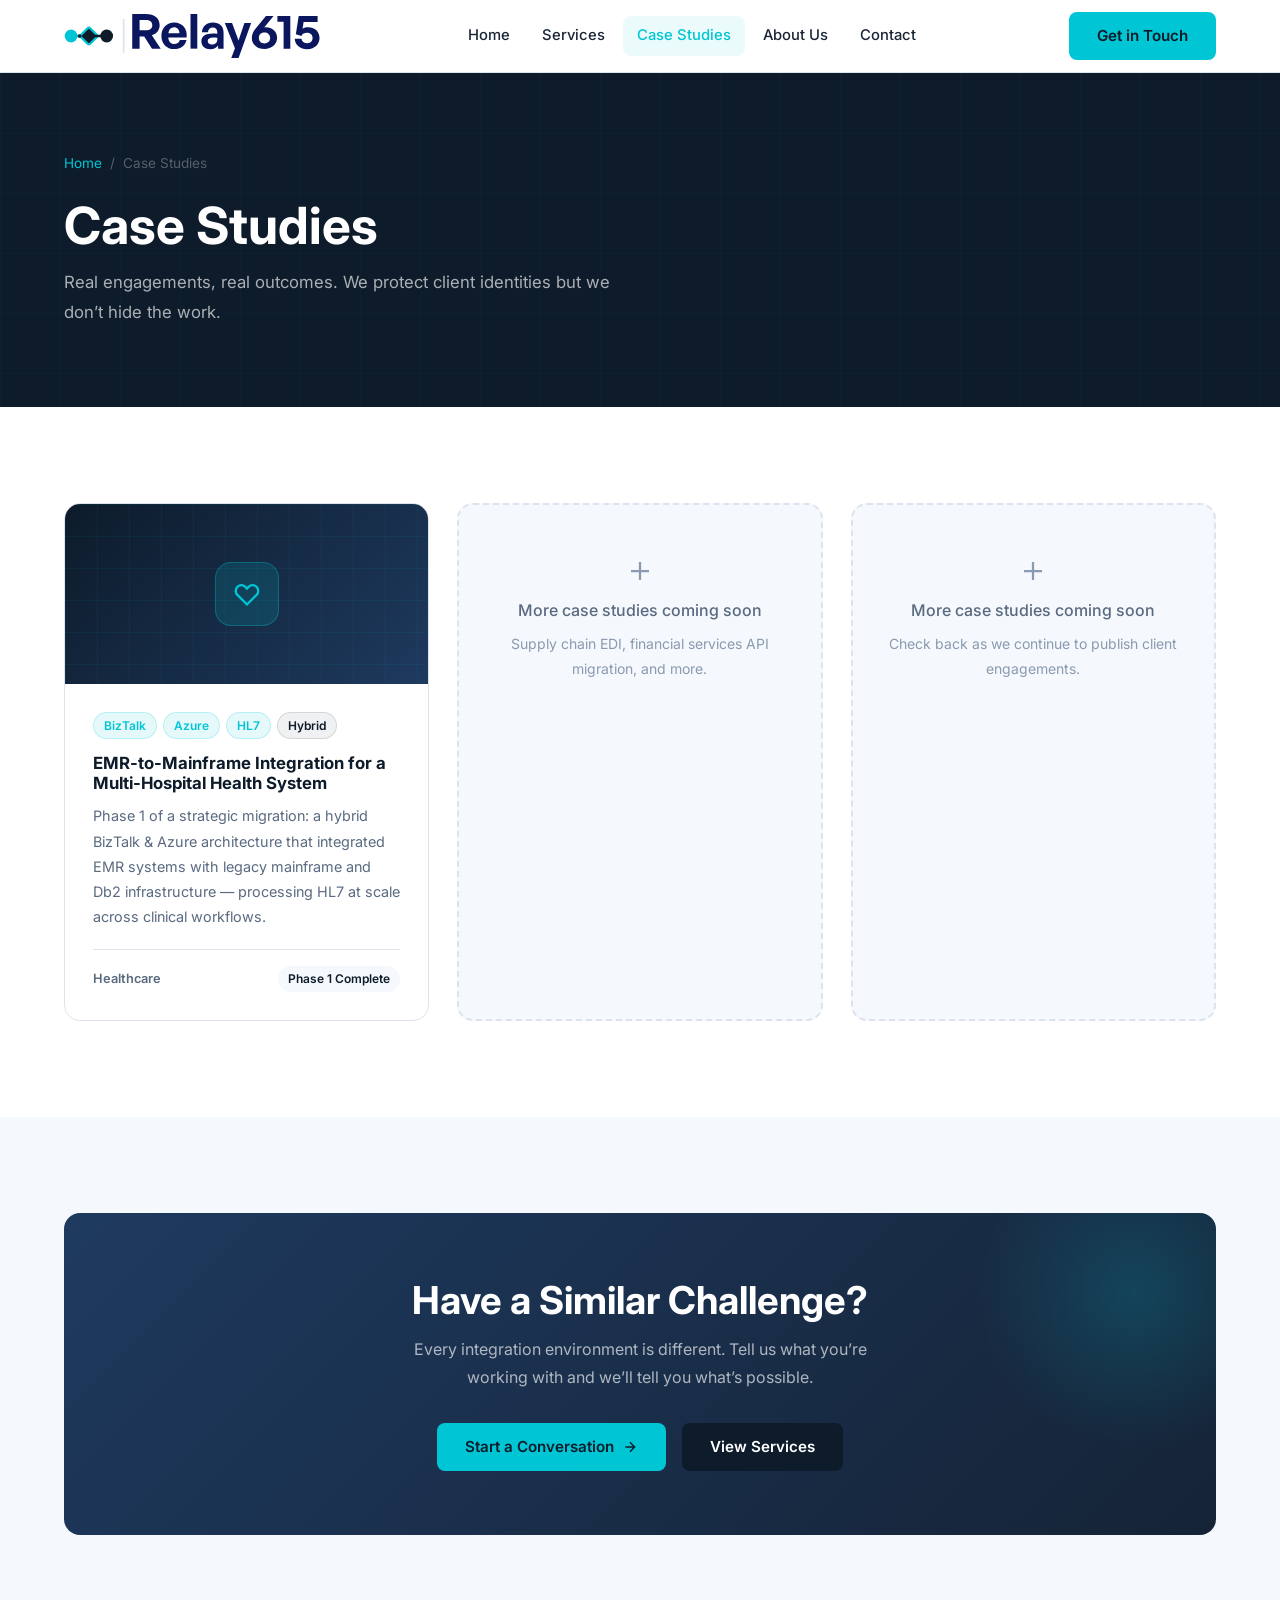
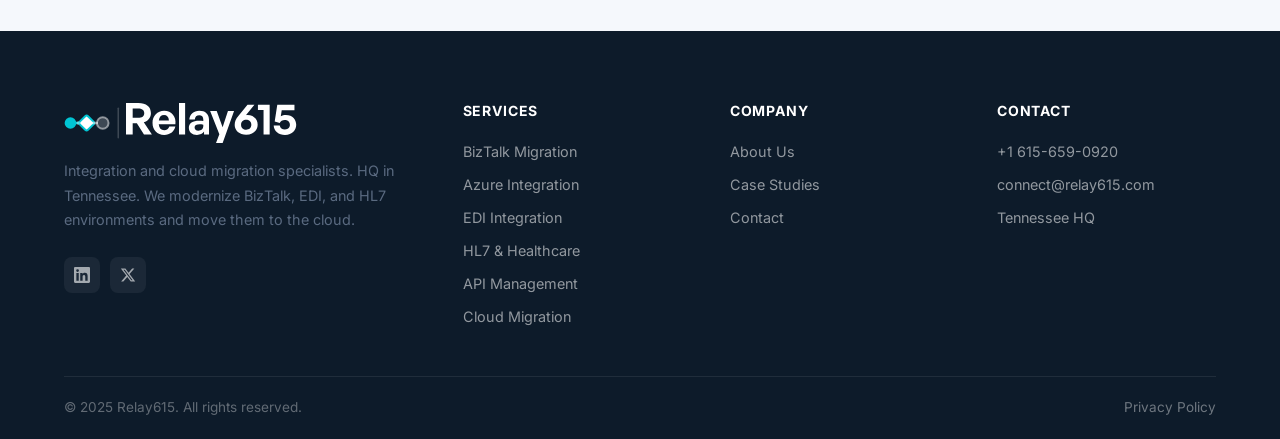
<file: case-studies.html>
<!DOCTYPE html>
<html lang="en">
<head>
  <meta charset="UTF-8" />
  <meta name="viewport" content="width=device-width, initial-scale=1.0" />
  <title>BizTalk Migration &amp; Integration Case Studies | Relay615</title>
  <meta name="description" content="Real-world BizTalk to Azure migration and integration consulting case studies from Relay615. See how we modernize BizTalk, EDI, and HL7 for enterprise clients." />
  <meta name="keywords" content="BizTalk migration case study, Azure integration case study, EDI cloud migration case study, HL7 integration case study, BizTalk Azure migration examples" />
  <link rel="canonical" href="https://relay615.com/case-studies.html" />
  <meta property="og:type"        content="website" />
  <meta property="og:url"         content="https://relay615.com/case-studies.html" />
  <meta property="og:title"       content="BizTalk Migration &amp; Integration Case Studies | Relay615" />
  <meta property="og:description" content="Real-world BizTalk to Azure migration and integration case studies from Relay615's specialist consultants." />
  <meta property="og:site_name"   content="Relay615" />
  <meta name="twitter:card"        content="summary" />
  <meta name="twitter:title"       content="BizTalk Migration &amp; Integration Case Studies | Relay615" />
  <meta name="twitter:description" content="Real-world BizTalk to Azure migration and integration case studies from Relay615." />
  <link rel="icon" href="assets/images/favicon.ico" />
  <link rel="preconnect" href="https://fonts.googleapis.com" />
  <link rel="preconnect" href="https://fonts.gstatic.com" crossorigin />
  <link href="https://fonts.googleapis.com/css2?family=Inter:wght@400;500;600;700;800&display=swap" rel="stylesheet" />
  <link rel="stylesheet" href="assets/css/style.css" />
  <style>
    .cs-grid { display: grid; grid-template-columns: repeat(3, 1fr); gap: 28px; }
    .cs-card {
      background: var(--white);
      border: 1px solid var(--border);
      border-radius: var(--radius-lg);
      overflow: hidden;
      transition: var(--transition);
      display: flex;
      flex-direction: column;
    }
    .cs-card:hover { box-shadow: var(--shadow-lg); transform: translateY(-4px); border-color: transparent; }
    .cs-card-banner {
      height: 180px;
      background: linear-gradient(135deg, var(--navy), var(--navy-light));
      display: flex;
      align-items: center;
      justify-content: center;
      position: relative;
      overflow: hidden;
    }
    .cs-card-banner::after {
      content: '';
      position: absolute;
      inset: 0;
      background-image:
        linear-gradient(rgba(0,197,212,.06) 1px, transparent 1px),
        linear-gradient(90deg, rgba(0,197,212,.06) 1px, transparent 1px);
      background-size: 32px 32px;
    }
    .cs-banner-icon {
      width: 64px;
      height: 64px;
      background: rgba(0,197,212,.15);
      border: 1px solid rgba(0,197,212,.3);
      border-radius: var(--radius-lg);
      display: flex;
      align-items: center;
      justify-content: center;
      color: var(--teal);
      position: relative;
      z-index: 2;
    }
    .cs-card-body { padding: 28px; flex: 1; display: flex; flex-direction: column; }
    .cs-tags { display: flex; flex-wrap: wrap; gap: 6px; margin-bottom: 14px; }
    .cs-tag {
      font-size: .75rem;
      font-weight: 600;
      padding: 3px 10px;
      border-radius: 100px;
      background: rgba(0,197,212,.1);
      color: var(--teal);
      border: 1px solid rgba(0,197,212,.2);
    }
    .cs-tag.navy { background: rgba(13,27,42,.06); color: var(--navy); border-color: rgba(13,27,42,.12); }
    .cs-card-body h3 { margin-bottom: 10px; font-size: 1.05rem; }
    .cs-card-body p  { font-size: .9rem; flex: 1; margin-bottom: 20px; }
    .cs-meta { display: flex; align-items: center; justify-content: space-between; padding-top: 16px; border-top: 1px solid var(--border); }
    .cs-industry { font-size: .8rem; font-weight: 600; color: var(--text-muted); }
    .cs-phase { font-size: .75rem; background: var(--off-white); color: var(--navy); padding: 3px 10px; border-radius: 100px; font-weight: 600; }
    .cs-placeholder {
      background: var(--off-white);
      border: 2px dashed var(--border);
      border-radius: var(--radius-lg);
      padding: 48px 32px;
      text-align: center;
      display: flex;
      flex-direction: column;
      align-items: center;
      gap: 12px;
    }
    .cs-placeholder svg { color: var(--gray); }
    .cs-placeholder h3 { font-size: 1rem; color: var(--text-muted); font-weight: 500; }
    @media (max-width: 1024px) { .cs-grid { grid-template-columns: repeat(2, 1fr); } }
    @media (max-width: 640px)  { .cs-grid { grid-template-columns: 1fr; } }
  </style>
</head>
<body>

<!-- NAV -->
<nav class="site-nav">
  <div class="container">
    <div class="nav-inner">
      <a class="nav-logo" href="index.html">
        <img src="assets/images/logo/logo-dark.svg" alt="Relay615" />
      </a>
      <div class="nav-links">
        <a href="index.html">Home</a>
        <a href="services.html">Services</a>
        <a href="case-studies.html" class="active">Case Studies</a>
        <a href="about-us.html">About Us</a>
        <a href="contact-us.html">Contact</a>
      </div>
      <a class="btn btn-primary nav-cta" href="contact-us.html">Get in Touch</a>
      <button class="nav-hamburger" id="nav-hamburger" aria-label="Menu" aria-expanded="false">
        <span></span><span></span><span></span>
      </button>
    </div>
  </div>
  <div class="nav-mobile" id="nav-mobile">
    <a href="index.html">Home</a>
    <a href="services.html">Services</a>
    <a href="case-studies.html">Case Studies</a>
    <a href="about-us.html">About Us</a>
    <a href="contact-us.html">Contact</a>
    <a class="btn btn-primary" href="contact-us.html">Get in Touch</a>
  </div>
</nav>

<!-- PAGE HERO -->
<section class="page-hero">
  <div class="container">
    <div class="page-hero-content">
      <div class="breadcrumb">
        <a href="index.html">Home</a>
        <span>/</span>
        <span>Case Studies</span>
      </div>
      <h1>Case Studies</h1>
      <p>Real engagements, real outcomes. We protect client identities but we don&rsquo;t hide the work.</p>
    </div>
  </div>
</section>

<!-- CASE STUDIES GRID -->
<section class="section">
  <div class="container">
    <div class="cs-grid">

      <!-- Healthcare Card -->
      <a href="case-study-ehr-mainframe.html" style="text-decoration:none;color:inherit">
        <div class="cs-card">
          <div class="cs-card-banner">
            <div class="cs-banner-icon">
              <svg width="30" height="30" fill="none" stroke="currentColor" stroke-width="1.8" viewBox="0 0 24 24"><path d="M4.318 6.318a4.5 4.5 0 000 6.364L12 20.364l7.682-7.682a4.5 4.5 0 00-6.364-6.364L12 7.636l-1.318-1.318a4.5 4.5 0 00-6.364 0z"/></svg>
            </div>
          </div>
          <div class="cs-card-body">
            <div class="cs-tags">
              <span class="cs-tag">BizTalk</span>
              <span class="cs-tag">Azure</span>
              <span class="cs-tag">HL7</span>
              <span class="cs-tag navy">Hybrid</span>
            </div>
            <h3>EMR-to-Mainframe Integration for a Multi-Hospital Health System</h3>
            <p>Phase 1 of a strategic migration: a hybrid BizTalk &amp; Azure architecture that integrated EMR systems with legacy mainframe and Db2 infrastructure — processing HL7 at scale across clinical workflows.</p>
            <div class="cs-meta">
              <span class="cs-industry">Healthcare</span>
              <span class="cs-phase">Phase 1 Complete</span>
            </div>
          </div>
        </div>
      </a>

      <!-- Placeholder 2 -->
      <div class="cs-card cs-placeholder">
        <svg width="36" height="36" fill="none" stroke="currentColor" stroke-width="1.5" viewBox="0 0 24 24"><path d="M12 6v6m0 0v6m0-6h6m-6 0H6"/></svg>
        <h3>More case studies coming soon</h3>
        <p style="font-size:.875rem;color:var(--gray);margin:0">Supply chain EDI, financial services API migration, and more.</p>
      </div>

      <!-- Placeholder 3 -->
      <div class="cs-card cs-placeholder">
        <svg width="36" height="36" fill="none" stroke="currentColor" stroke-width="1.5" viewBox="0 0 24 24"><path d="M12 6v6m0 0v6m0-6h6m-6 0H6"/></svg>
        <h3>More case studies coming soon</h3>
        <p style="font-size:.875rem;color:var(--gray);margin:0">Check back as we continue to publish client engagements.</p>
      </div>

    </div>
  </div>
</section>

<!-- CTA BANNER -->
<section class="section section-alt">
  <div class="container">
    <div class="cta-banner">
      <h2>Have a Similar Challenge?</h2>
      <p>Every integration environment is different. Tell us what you&rsquo;re working with and we&rsquo;ll tell you what&rsquo;s possible.</p>
      <div class="btn-actions">
        <a class="btn btn-primary" href="contact-us.html">
          Start a Conversation
          <svg width="16" height="16" fill="none" stroke="currentColor" stroke-width="2" viewBox="0 0 24 24"><path d="M5 12h14M12 5l7 7-7 7"/></svg>
        </a>
        <a class="btn btn-dark" href="services.html">View Services</a>
      </div>
    </div>
  </div>
</section>

<!-- FOOTER -->
<footer class="site-footer">
  <div class="container">
    <div class="footer-top">
      <div class="footer-brand">
        <img src="assets/images/logo/logo-white.svg" alt="Relay615" />
        <p>Integration and cloud migration specialists. HQ in Tennessee. We modernize BizTalk, EDI, and HL7 environments and move them to the cloud.</p>
        <div class="footer-social">
          <a href="#" aria-label="LinkedIn">
            <svg width="16" height="16" fill="currentColor" viewBox="0 0 24 24"><path d="M20.447 20.452h-3.554v-5.569c0-1.328-.027-3.037-1.852-3.037-1.853 0-2.136 1.445-2.136 2.939v5.667H9.351V9h3.414v1.561h.046c.477-.9 1.637-1.85 3.37-1.85 3.601 0 4.267 2.37 4.267 5.455v6.286zM5.337 7.433a2.062 2.062 0 01-2.063-2.065 2.064 2.064 0 112.063 2.065zm1.782 13.019H3.555V9h3.564v11.452zM22.225 0H1.771C.792 0 0 .774 0 1.729v20.542C0 23.227.792 24 1.771 24h20.451C23.2 24 24 23.227 24 22.271V1.729C24 .774 23.2 0 22.222 0h.003z"/></svg>
          </a>
          <a href="#" aria-label="Twitter / X">
            <svg width="16" height="16" fill="currentColor" viewBox="0 0 24 24"><path d="M18.244 2.25h3.308l-7.227 8.26 8.502 11.24H16.17l-5.214-6.817L4.99 21.75H1.68l7.73-8.835L1.254 2.25H8.08l4.713 6.231zm-1.161 17.52h1.833L7.084 4.126H5.117z"/></svg>
          </a>
        </div>
      </div>
      <div class="footer-col">
        <h4>Services</h4>
        <div class="footer-links">
          <a href="services.html">BizTalk Migration</a>
          <a href="services.html">Azure Integration</a>
          <a href="services.html">EDI Integration</a>
          <a href="services.html">HL7 &amp; Healthcare</a>
          <a href="services.html">API Management</a>
          <a href="services.html">Cloud Migration</a>
        </div>
      </div>
      <div class="footer-col">
        <h4>Company</h4>
        <div class="footer-links">
          <a href="about-us.html">About Us</a>
          <a href="case-studies.html">Case Studies</a>
          <a href="contact-us.html">Contact</a>
        </div>
      </div>
      <div class="footer-col">
        <h4>Contact</h4>
        <div class="footer-links">
          <a href="tel:+16156590920">+1 615-659-0920</a>
          <a href="mailto:connect@relay615.com">connect@relay615.com</a>
          <a href="#">Tennessee HQ</a>
        </div>
      </div>
    </div>
    <div class="footer-bottom">
      <span style="color:rgba(255,255,255,.35)">&copy; 2025 Relay615. All rights reserved.</span>
      <div class="footer-bottom-links"><a href="#">Privacy Policy</a></div>
    </div>
  </div>
</footer>

<script src="assets/js/main.js"></script>
</body>
</html>
</file>
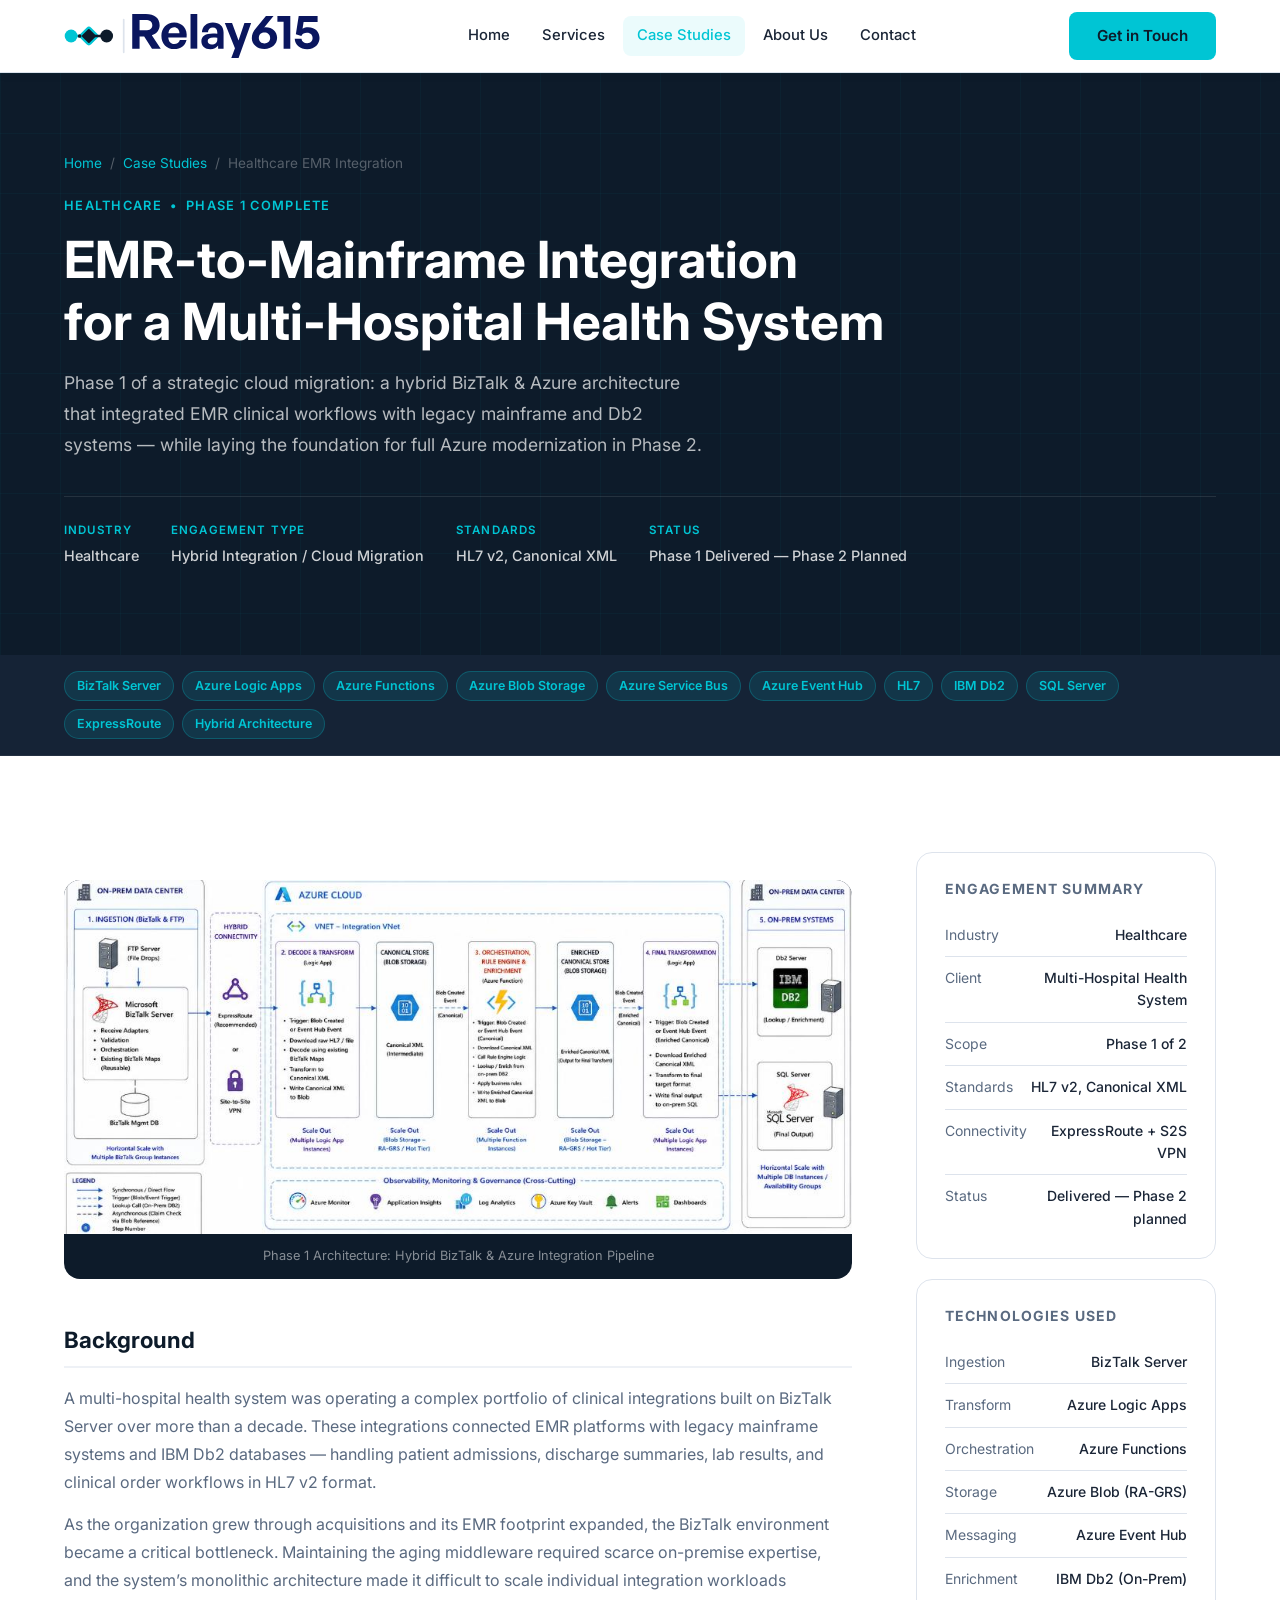
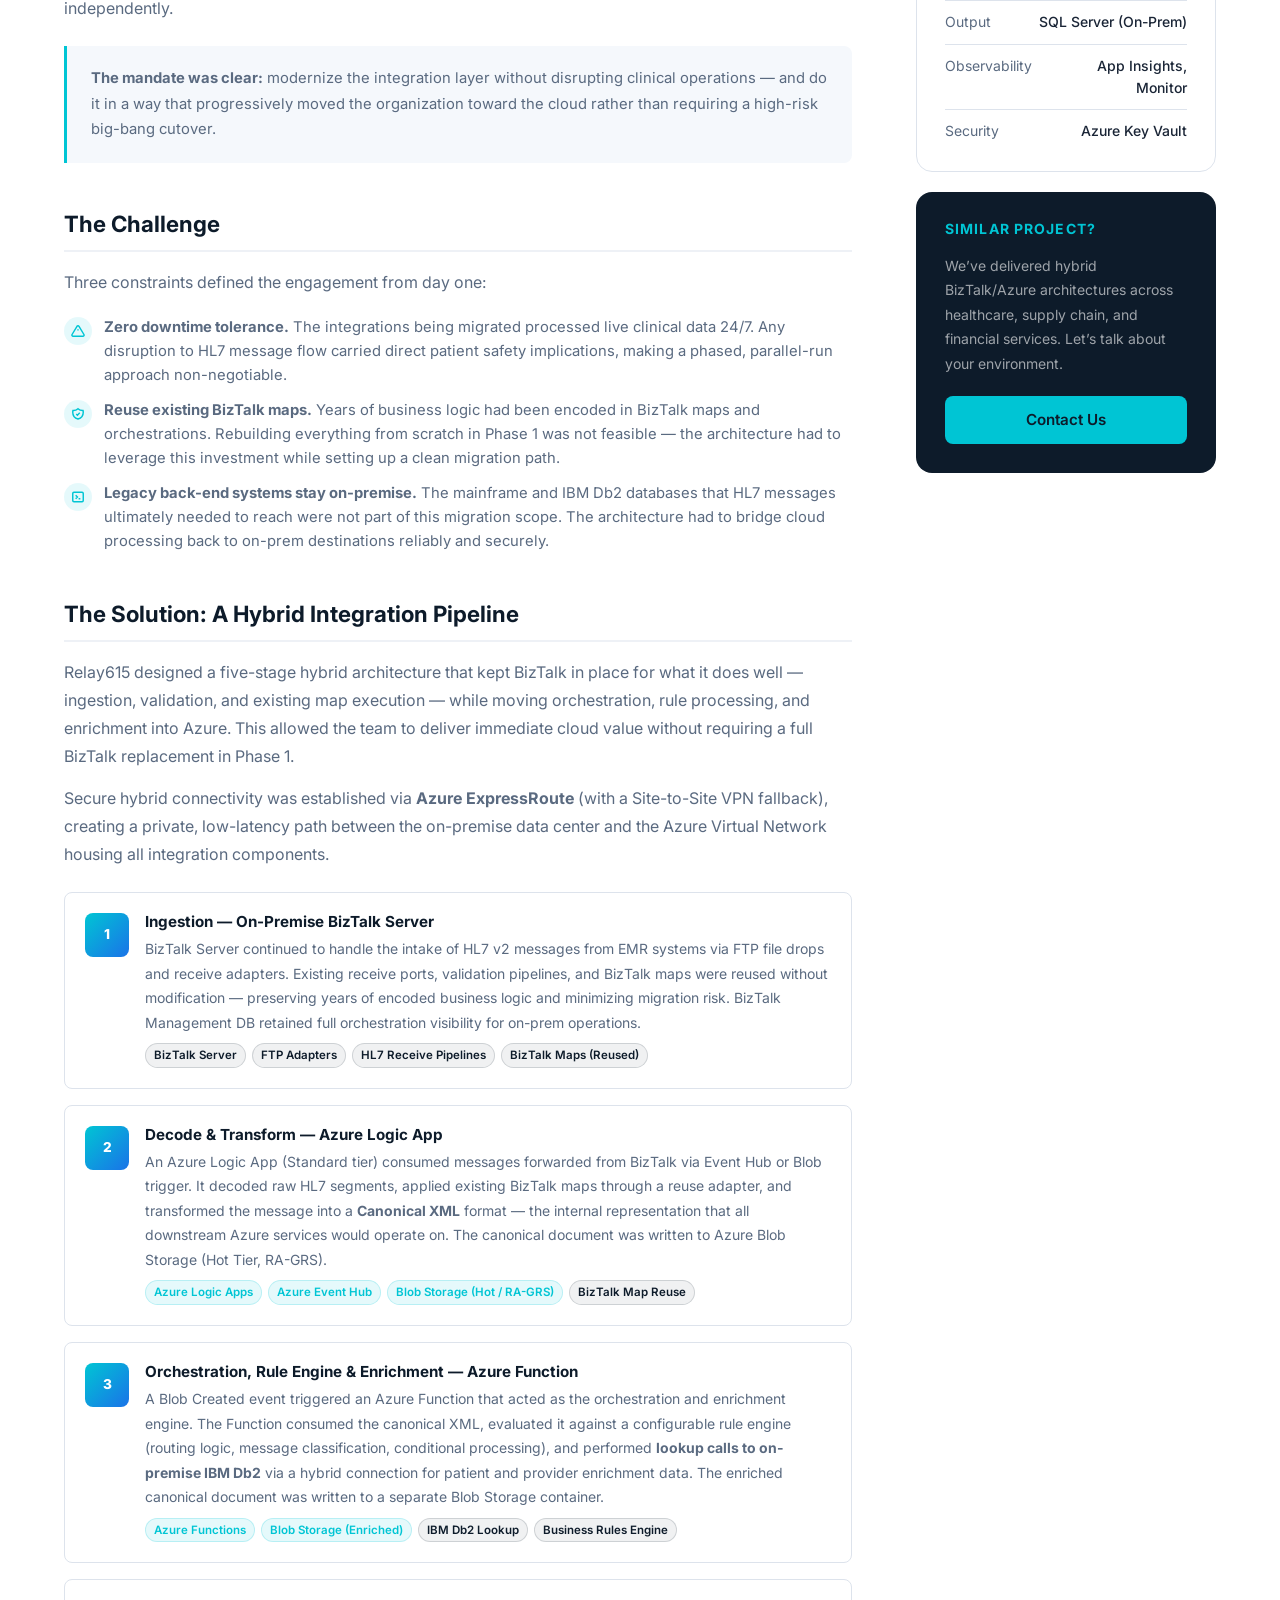
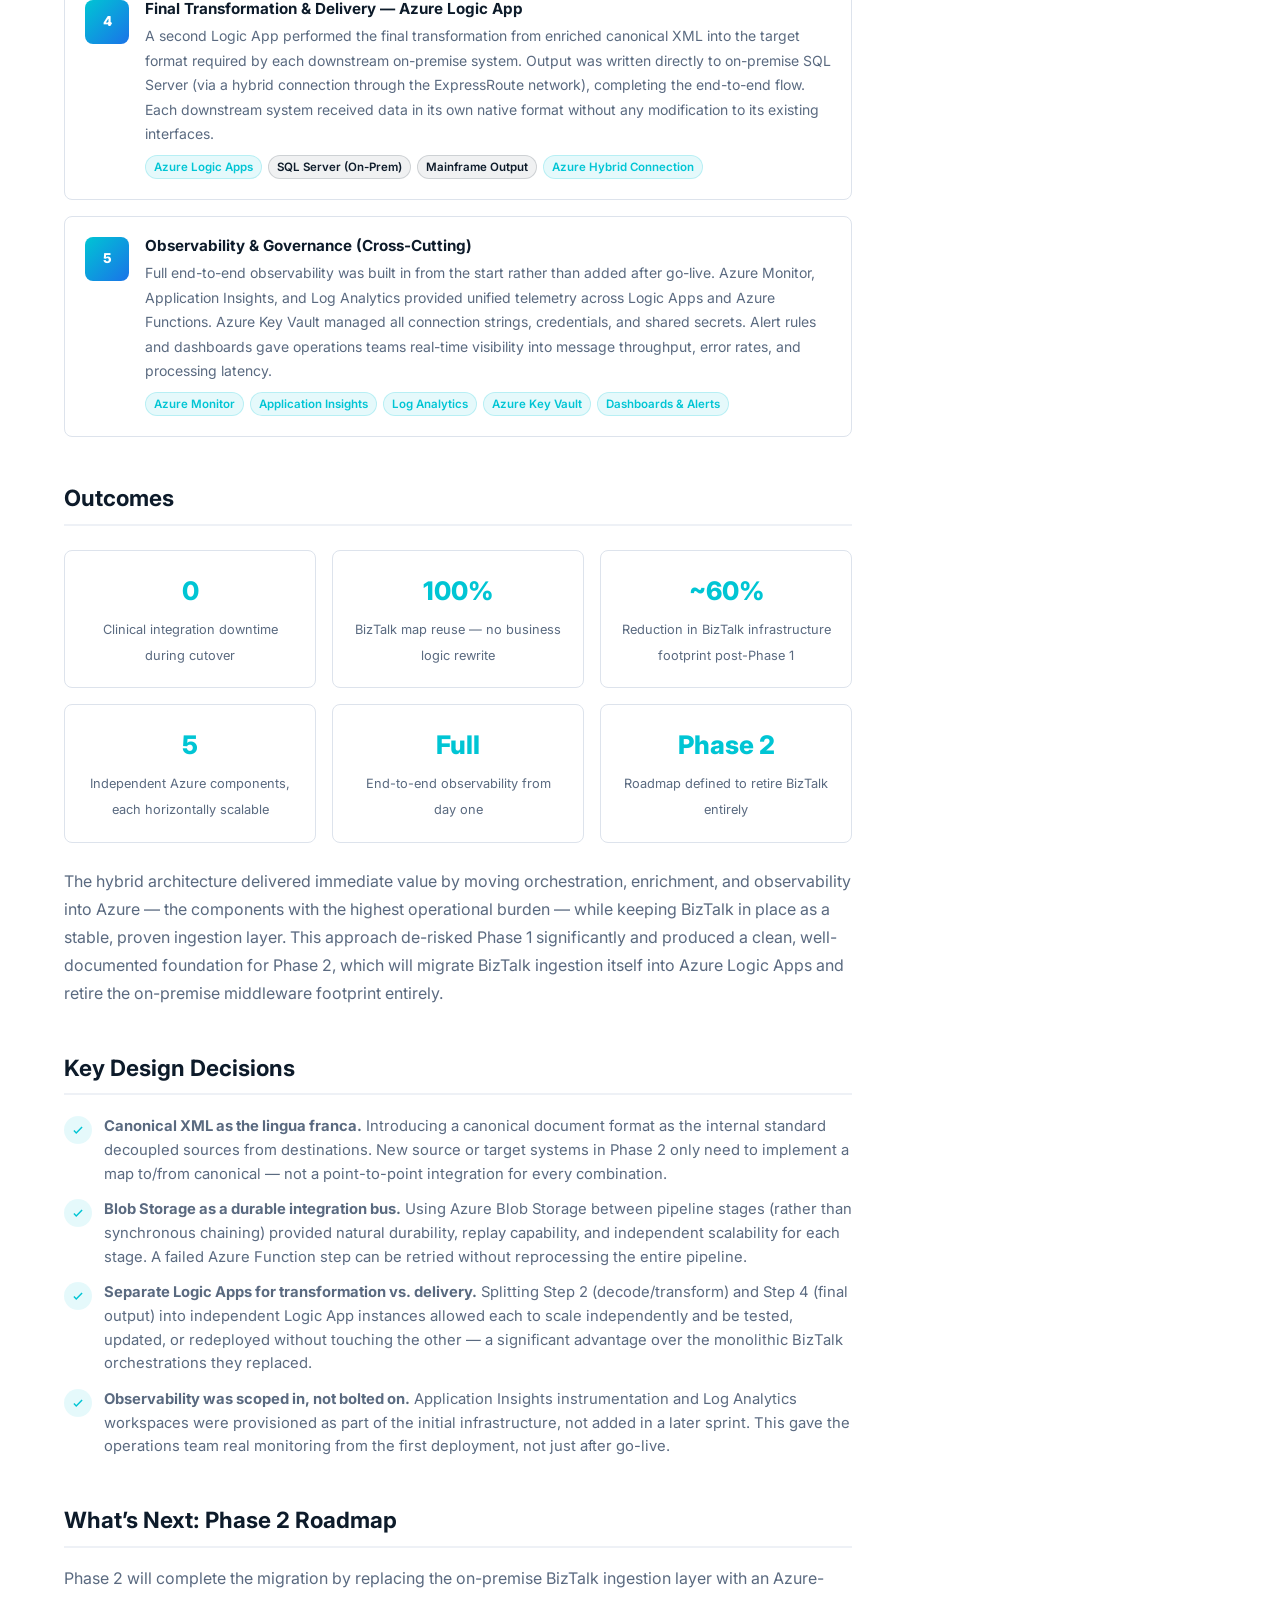
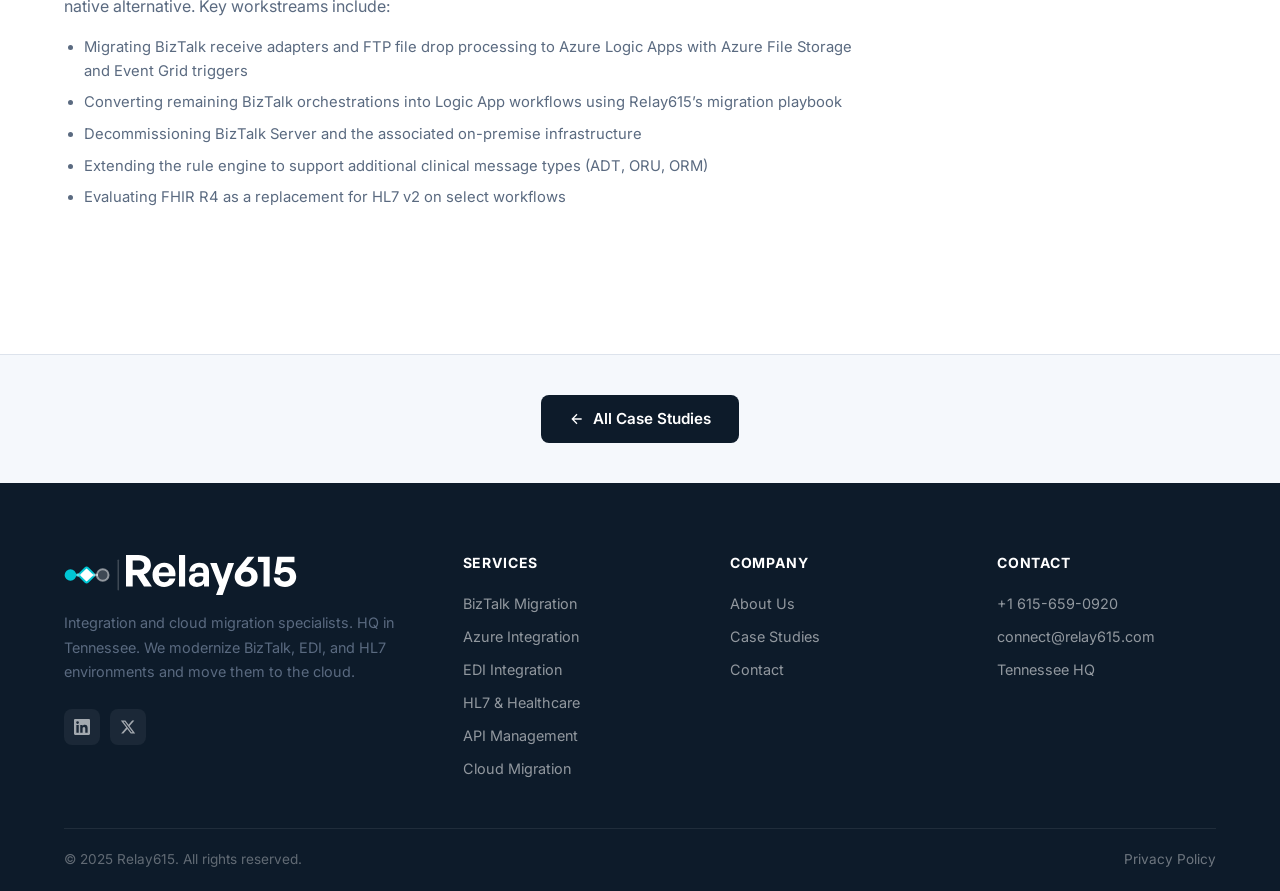
<file: case-study-ehr-mainframe.html>
<!DOCTYPE html>
<html lang="en">
<head>
  <meta charset="UTF-8" />
  <meta name="viewport" content="width=device-width, initial-scale=1.0" />
  <title>Healthcare BizTalk to Azure Migration Case Study | HL7 EMR Integration | Relay615</title>
  <meta name="description" content="How Relay615 migrated a multi-hospital health system from BizTalk Server to Azure using a hybrid architecture — integrating EMR systems with mainframe via HL7 and Azure Logic Apps." />
  <meta name="keywords" content="BizTalk to Azure migration healthcare, HL7 BizTalk migration, EMR integration Azure, BizTalk Azure Logic Apps migration, healthcare integration case study, HL7 Azure integration" />
  <link rel="canonical" href="https://relay615.com/case-study-ehr-mainframe.html" />
  <meta property="og:type"        content="article" />
  <meta property="og:url"         content="https://relay615.com/case-study-ehr-mainframe.html" />
  <meta property="og:title"       content="Healthcare BizTalk to Azure Migration Case Study | Relay615" />
  <meta property="og:description" content="How Relay615 migrated a multi-hospital health system from BizTalk to Azure — integrating EMR with mainframe via HL7 and Azure Logic Apps." />
  <meta property="og:site_name"   content="Relay615" />
  <meta name="twitter:card"        content="summary_large_image" />
  <meta name="twitter:title"       content="Healthcare BizTalk to Azure Migration Case Study | Relay615" />
  <meta name="twitter:description" content="How Relay615 migrated a multi-hospital health system from BizTalk to Azure via HL7 and Azure Logic Apps." />
  <script type="application/ld+json">
  {
    "@context": "https://schema.org",
    "@type": "Article",
    "headline": "Healthcare EMR-to-Mainframe Integration: BizTalk to Azure Migration Case Study",
    "description": "Phase 1 of a hybrid BizTalk and Azure integration for a multi-hospital health system, connecting EMR systems with legacy mainframe using HL7 and Azure Logic Apps.",
    "url": "https://relay615.com/case-study-ehr-mainframe.html",
    "publisher": {
      "@type": "Organization",
      "name": "Relay615",
      "url": "https://relay615.com",
      "logo": "https://relay615.com/assets/images/logo/logo-dark.svg"
    },
    "about": ["BizTalk Migration", "Azure Logic Apps", "HL7 Integration", "Healthcare IT", "Cloud Migration"],
    "breadcrumb": {
      "@type": "BreadcrumbList",
      "itemListElement": [
        {"@type":"ListItem","position":1,"name":"Home","item":"https://relay615.com/"},
        {"@type":"ListItem","position":2,"name":"Case Studies","item":"https://relay615.com/case-studies.html"},
        {"@type":"ListItem","position":3,"name":"Healthcare EMR Integration","item":"https://relay615.com/case-study-ehr-mainframe.html"}
      ]
    }
  }
  </script>
  <link rel="icon" href="assets/images/favicon.ico" />
  <link rel="preconnect" href="https://fonts.googleapis.com" />
  <link rel="preconnect" href="https://fonts.gstatic.com" crossorigin />
  <link href="https://fonts.googleapis.com/css2?family=Inter:wght@400;500;600;700;800&display=swap" rel="stylesheet" />
  <link rel="stylesheet" href="assets/css/style.css" />
  <style>
    /* ---- Case study specific styles ---- */
    .cs-hero { background: var(--navy); padding: 80px 0 0; position: relative; overflow: hidden; }
    .cs-hero::after {
      content: '';
      position: absolute;
      inset: 0;
      background-image:
        linear-gradient(rgba(0,197,212,.04) 1px, transparent 1px),
        linear-gradient(90deg, rgba(0,197,212,.04) 1px, transparent 1px);
      background-size: 60px 60px;
    }
    .cs-hero-content { position: relative; z-index: 2; padding-bottom: 64px; }
    .cs-hero h1 { color: var(--white); margin-bottom: 16px; }
    .cs-hero .lead { color: rgba(255,255,255,.7); font-size: 1.1rem; max-width: 640px; margin-bottom: 36px; }
    .cs-meta-bar {
      display: flex;
      align-items: center;
      gap: 32px;
      flex-wrap: wrap;
      padding: 24px 0;
      border-top: 1px solid rgba(255,255,255,.1);
    }
    .cs-meta-item { display: flex; flex-direction: column; gap: 4px; }
    .cs-meta-label { font-size: .72rem; font-weight: 600; letter-spacing: .1em; text-transform: uppercase; color: var(--teal); }
    .cs-meta-value { font-size: .9rem; color: rgba(255,255,255,.8); font-weight: 500; }

    /* Tags strip below hero */
    .cs-tags-strip { background: var(--navy-mid); padding: 16px 0; border-bottom: 1px solid rgba(255,255,255,.06); }
    .cs-tags-strip .tags { display: flex; gap: 8px; flex-wrap: wrap; }
    .cs-tag {
      font-size: .78rem; font-weight: 600; padding: 4px 12px;
      border-radius: 100px;
      background: rgba(0,197,212,.12); color: var(--teal);
      border: 1px solid rgba(0,197,212,.25);
    }

    /* Body layout */
    .cs-body { display: grid; grid-template-columns: 1fr 300px; gap: 64px; align-items: start; }
    .cs-sidebar { position: sticky; top: 96px; }
    .cs-sidebar-card {
      background: var(--white);
      border: 1px solid var(--border);
      border-radius: var(--radius-lg);
      padding: 28px;
      margin-bottom: 20px;
    }
    .cs-sidebar-card h4 { font-size: .875rem; color: var(--text-muted); text-transform: uppercase; letter-spacing: .08em; margin-bottom: 16px; }
    .cs-sidebar-row { display: flex; justify-content: space-between; align-items: flex-start; padding: 10px 0; border-bottom: 1px solid var(--border); font-size: .875rem; gap: 12px; }
    .cs-sidebar-row:last-child { border-bottom: none; padding-bottom: 0; }
    .cs-sidebar-row span:first-child { color: var(--text-muted); flex-shrink: 0; }
    .cs-sidebar-row span:last-child { color: var(--text); font-weight: 500; text-align: right; }
    .cs-outcome-num { font-size: 1.75rem; font-weight: 800; color: var(--teal); display: block; line-height: 1; margin-bottom: 4px; }
    .cs-outcome-label { font-size: .8rem; color: var(--text-muted); }

    /* Content sections */
    .cs-section { margin-bottom: 48px; }
    .cs-section h2 { font-size: 1.4rem; margin-bottom: 16px; padding-bottom: 12px; border-bottom: 2px solid var(--gray-light); }
    .cs-section p { margin-bottom: 14px; }
    .cs-section p:last-child { margin-bottom: 0; }

    /* Challenge / Solution callout blocks */
    .cs-callout {
      background: var(--off-white);
      border-left: 3px solid var(--teal);
      border-radius: 0 var(--radius) var(--radius) 0;
      padding: 20px 24px;
      margin: 24px 0;
    }
    .cs-callout p { margin: 0; font-size: .925rem; }

    /* Architecture diagram container */
    .cs-arch-diagram {
      background: var(--navy);
      border-radius: var(--radius-lg);
      overflow: hidden;
      margin: 28px 0;
    }
    .cs-arch-diagram img {
      width: 100%;
      display: block;
    }
    .cs-arch-caption {
      padding: 12px 20px;
      font-size: .8rem;
      color: rgba(255,255,255,.5);
      text-align: center;
    }

    /* Architecture step cards */
    .cs-arch-steps { display: flex; flex-direction: column; gap: 16px; margin: 24px 0; }
    .cs-arch-step {
      display: grid;
      grid-template-columns: 44px 1fr;
      gap: 16px;
      align-items: flex-start;
      background: var(--white);
      border: 1px solid var(--border);
      border-radius: var(--radius);
      padding: 20px;
    }
    .cs-step-num {
      width: 44px;
      height: 44px;
      background: linear-gradient(135deg, var(--teal), var(--blue));
      border-radius: var(--radius);
      display: flex;
      align-items: center;
      justify-content: center;
      font-size: .85rem;
      font-weight: 800;
      color: var(--white);
      flex-shrink: 0;
    }
    .cs-arch-step h4 { margin-bottom: 6px; font-size: .95rem; }
    .cs-arch-step p  { font-size: .875rem; margin: 0; }
    .cs-arch-step .cs-step-tech {
      display: flex; gap: 6px; flex-wrap: wrap; margin-top: 8px;
    }
    .cs-step-pill {
      font-size: .72rem; font-weight: 600; padding: 2px 8px;
      border-radius: 100px;
      background: rgba(0,197,212,.1); color: var(--teal);
      border: 1px solid rgba(0,197,212,.2);
    }
    .cs-step-pill.dark { background: rgba(13,27,42,.06); color: var(--navy); border-color: rgba(13,27,42,.15); }

    /* Result cards */
    .cs-results-grid { display: grid; grid-template-columns: repeat(3, 1fr); gap: 16px; margin: 24px 0; }
    .cs-result-card {
      background: var(--white);
      border: 1px solid var(--border);
      border-radius: var(--radius);
      padding: 20px;
      text-align: center;
    }
    .cs-result-card .num { font-size: 1.6rem; font-weight: 800; color: var(--teal); display: block; margin-bottom: 4px; }
    .cs-result-card .lbl { font-size: .8rem; color: var(--text-muted); }

    /* Lessons list */
    .cs-lessons { display: flex; flex-direction: column; gap: 12px; margin: 20px 0; }
    .cs-lesson {
      display: flex; gap: 12px; align-items: flex-start;
      font-size: .925rem; color: var(--text-muted);
    }
    .cs-lesson-icon {
      width: 28px; height: 28px; flex-shrink: 0;
      background: rgba(0,197,212,.1); border-radius: 50%;
      display: flex; align-items: center; justify-content: center;
      color: var(--teal); margin-top: 1px;
    }

    @media (max-width: 900px) {
      .cs-body { grid-template-columns: 1fr; }
      .cs-sidebar { position: static; }
      .cs-results-grid { grid-template-columns: repeat(2, 1fr); }
    }
    @media (max-width: 480px) {
      .cs-results-grid { grid-template-columns: 1fr; }
      .cs-meta-bar { gap: 20px; }
    }
  </style>
</head>
<body>

<!-- NAV -->
<nav class="site-nav">
  <div class="container">
    <div class="nav-inner">
      <a class="nav-logo" href="index.html">
        <img src="assets/images/logo/logo-dark.svg" alt="Relay615" />
      </a>
      <div class="nav-links">
        <a href="index.html">Home</a>
        <a href="services.html">Services</a>
        <a href="case-studies.html" class="active">Case Studies</a>
        <a href="about-us.html">About Us</a>
        <a href="contact-us.html">Contact</a>
      </div>
      <a class="btn btn-primary nav-cta" href="contact-us.html">Get in Touch</a>
      <button class="nav-hamburger" id="nav-hamburger" aria-label="Menu" aria-expanded="false">
        <span></span><span></span><span></span>
      </button>
    </div>
  </div>
  <div class="nav-mobile" id="nav-mobile">
    <a href="index.html">Home</a>
    <a href="services.html">Services</a>
    <a href="case-studies.html">Case Studies</a>
    <a href="about-us.html">About Us</a>
    <a href="contact-us.html">Contact</a>
    <a class="btn btn-primary" href="contact-us.html">Get in Touch</a>
  </div>
</nav>

<!-- CASE STUDY HERO -->
<section class="cs-hero">
  <div class="container">
    <div class="cs-hero-content">
      <div class="breadcrumb">
        <a href="index.html">Home</a>
        <span>/</span>
        <a href="case-studies.html">Case Studies</a>
        <span>/</span>
        <span>Healthcare EMR Integration</span>
      </div>
      <p style="color:var(--teal);font-size:.8rem;font-weight:600;letter-spacing:.1em;text-transform:uppercase;margin-bottom:12px">Healthcare &nbsp;&bull;&nbsp; Phase 1 Complete</p>
      <h1>EMR-to-Mainframe Integration<br />for a Multi-Hospital Health System</h1>
      <p class="lead">Phase 1 of a strategic cloud migration: a hybrid BizTalk &amp; Azure architecture that integrated EMR clinical workflows with legacy mainframe and Db2 systems &mdash; while laying the foundation for full Azure modernization in Phase 2.</p>
      <div class="cs-meta-bar">
        <div class="cs-meta-item">
          <span class="cs-meta-label">Industry</span>
          <span class="cs-meta-value">Healthcare</span>
        </div>
        <div class="cs-meta-item">
          <span class="cs-meta-label">Engagement Type</span>
          <span class="cs-meta-value">Hybrid Integration / Cloud Migration</span>
        </div>
        <div class="cs-meta-item">
          <span class="cs-meta-label">Standards</span>
          <span class="cs-meta-value">HL7 v2, Canonical XML</span>
        </div>
        <div class="cs-meta-item">
          <span class="cs-meta-label">Status</span>
          <span class="cs-meta-value">Phase 1 Delivered &mdash; Phase 2 Planned</span>
        </div>
      </div>
    </div>
  </div>
</section>

<!-- TAGS STRIP -->
<div class="cs-tags-strip">
  <div class="container">
    <div class="tags">
      <span class="cs-tag">BizTalk Server</span>
      <span class="cs-tag">Azure Logic Apps</span>
      <span class="cs-tag">Azure Functions</span>
      <span class="cs-tag">Azure Blob Storage</span>
      <span class="cs-tag">Azure Service Bus</span>
      <span class="cs-tag">Azure Event Hub</span>
      <span class="cs-tag">HL7</span>
      <span class="cs-tag">IBM Db2</span>
      <span class="cs-tag">SQL Server</span>
      <span class="cs-tag">ExpressRoute</span>
      <span class="cs-tag">Hybrid Architecture</span>
    </div>
  </div>
</div>

<!-- BODY -->
<section class="section">
  <div class="container">
    <div class="cs-body">

      <!-- MAIN CONTENT -->
      <div class="cs-main">

        <!-- Architecture Diagram -->
        <div class="cs-section">
          <div class="cs-arch-diagram">
            <img src="assets/images/casestudies/ehr-mainframe-architecture.png"
                 alt="Hybrid BizTalk and Azure Integration Architecture"
                 onerror="this.parentElement.style.display='none'; document.getElementById('arch-fallback').style.display='block'" />
            <div class="cs-arch-caption">Phase 1 Architecture: Hybrid BizTalk &amp; Azure Integration Pipeline</div>
          </div>
          <!-- SVG fallback architecture diagram shown if image not yet uploaded -->
          <div id="arch-fallback" style="display:none; background:var(--navy); border-radius:var(--radius-lg); padding:32px; margin:28px 0; overflow-x:auto;">
            <svg viewBox="0 0 900 280" width="100%" xmlns="http://www.w3.org/2000/svg" style="min-width:700px">
              <!-- Background -->
              <rect width="900" height="280" fill="#0d1b2a" rx="12"/>
              <!-- Azure cloud region -->
              <rect x="200" y="10" width="520" height="260" rx="8" fill="rgba(0,197,212,0.04)" stroke="rgba(0,197,212,0.2)" stroke-width="1" stroke-dasharray="4,3"/>
              <text x="215" y="28" font-family="Inter, sans-serif" font-size="10" fill="rgba(0,197,212,0.7)" font-weight="600">AZURE CLOUD — VNET</text>

              <!-- On-prem left box -->
              <rect x="10" y="40" width="130" height="200" rx="6" fill="rgba(255,255,255,0.04)" stroke="rgba(255,255,255,0.12)" stroke-width="1"/>
              <text x="75" y="58" font-family="Inter, sans-serif" font-size="9" fill="rgba(255,255,255,0.5)" text-anchor="middle" font-weight="600">ON-PREM</text>
              <rect x="25" y="66" width="100" height="50" rx="4" fill="rgba(0,197,212,0.12)" stroke="rgba(0,197,212,0.3)" stroke-width="1"/>
              <text x="75" y="87" font-family="Inter, sans-serif" font-size="9" fill="white" text-anchor="middle" font-weight="600">BizTalk Server</text>
              <text x="75" y="100" font-family="Inter, sans-serif" font-size="8" fill="rgba(255,255,255,0.5)" text-anchor="middle">HL7 / FTP Ingestion</text>
              <text x="75" y="111" font-family="Inter, sans-serif" font-size="8" fill="rgba(255,255,255,0.5)" text-anchor="middle">Receive + Validate</text>
              <rect x="38" y="130" width="74" height="30" rx="4" fill="rgba(255,255,255,0.06)" stroke="rgba(255,255,255,0.1)" stroke-width="1"/>
              <text x="75" y="148" font-family="Inter, sans-serif" font-size="8" fill="rgba(255,255,255,0.5)" text-anchor="middle">FTP / EMR</text>
              <text x="75" y="158" font-family="Inter, sans-serif" font-size="7" fill="rgba(255,255,255,0.35)" text-anchor="middle">Source Systems</text>

              <!-- Arrow: BizTalk → Logic App (Decode) -->
              <line x1="140" y1="91" x2="218" y2="91" stroke="#00c5d4" stroke-width="1.5" marker-end="url(#arr)"/>
              <text x="179" y="84" font-family="Inter, sans-serif" font-size="7" fill="rgba(0,197,212,0.6)" text-anchor="middle">ExpressRoute</text>

              <!-- Step 2: Logic App Decode -->
              <rect x="218" y="55" width="110" height="72" rx="6" fill="rgba(255,255,255,0.05)" stroke="rgba(255,255,255,0.15)" stroke-width="1"/>
              <text x="273" y="72" font-family="Inter, sans-serif" font-size="8" fill="rgba(255,255,255,0.45)" text-anchor="middle" font-weight="600">STEP 2</text>
              <text x="273" y="84" font-family="Inter, sans-serif" font-size="9" fill="white" text-anchor="middle" font-weight="700">Decode &amp;</text>
              <text x="273" y="95" font-family="Inter, sans-serif" font-size="9" fill="white" text-anchor="middle" font-weight="700">Transform</text>
              <text x="273" y="108" font-family="Inter, sans-serif" font-size="8" fill="rgba(0,197,212,0.8)" text-anchor="middle">Logic App</text>
              <text x="273" y="118" font-family="Inter, sans-serif" font-size="7" fill="rgba(255,255,255,0.35)" text-anchor="middle">→ Canonical XML</text>

              <!-- Arrow → Blob 1 -->
              <line x1="328" y1="91" x2="370" y2="91" stroke="rgba(255,255,255,0.3)" stroke-width="1.5" marker-end="url(#arrw)"/>

              <!-- Blob Storage 1 -->
              <rect x="370" y="65" width="80" height="52" rx="6" fill="rgba(0,197,212,0.08)" stroke="rgba(0,197,212,0.25)" stroke-width="1"/>
              <text x="410" y="85" font-family="Inter, sans-serif" font-size="8" fill="rgba(0,197,212,0.8)" text-anchor="middle" font-weight="600">CANONICAL</text>
              <text x="410" y="96" font-family="Inter, sans-serif" font-size="8" fill="rgba(0,197,212,0.8)" text-anchor="middle" font-weight="600">STORE</text>
              <text x="410" y="108" font-family="Inter, sans-serif" font-size="7" fill="rgba(255,255,255,0.35)" text-anchor="middle">Blob Storage</text>

              <!-- Arrow → Step 3 -->
              <line x1="450" y1="91" x2="490" y2="91" stroke="rgba(255,255,255,0.3)" stroke-width="1.5" marker-end="url(#arrw)"/>

              <!-- Step 3: Azure Function -->
              <rect x="490" y="40" width="110" height="100" rx="6" fill="rgba(255,255,255,0.05)" stroke="rgba(255,255,255,0.15)" stroke-width="1"/>
              <text x="545" y="57" font-family="Inter, sans-serif" font-size="8" fill="rgba(255,255,255,0.45)" text-anchor="middle" font-weight="600">STEP 3</text>
              <text x="545" y="69" font-family="Inter, sans-serif" font-size="9" fill="white" text-anchor="middle" font-weight="700">Orchestration</text>
              <text x="545" y="80" font-family="Inter, sans-serif" font-size="9" fill="white" text-anchor="middle" font-weight="700">&amp; Enrichment</text>
              <text x="545" y="93" font-family="Inter, sans-serif" font-size="8" fill="rgba(0,197,212,0.8)" text-anchor="middle">Azure Function</text>
              <text x="545" y="104" font-family="Inter, sans-serif" font-size="7" fill="rgba(255,255,255,0.35)" text-anchor="middle">Rule Engine</text>
              <text x="545" y="114" font-family="Inter, sans-serif" font-size="7" fill="rgba(255,255,255,0.35)" text-anchor="middle">Db2 Lookup</text>
              <text x="545" y="124" font-family="Inter, sans-serif" font-size="7" fill="rgba(255,255,255,0.35)" text-anchor="middle">Business Rules</text>

              <!-- Db2 lookup arrow (vertical) -->
              <line x1="545" y1="140" x2="545" y2="190" stroke="rgba(255,255,255,0.2)" stroke-width="1" stroke-dasharray="3,2" marker-end="url(#arrw)"/>
              <rect x="495" y="190" width="100" height="36" rx="4" fill="rgba(255,255,255,0.04)" stroke="rgba(255,255,255,0.1)" stroke-width="1"/>
              <text x="545" y="208" font-family="Inter, sans-serif" font-size="8" fill="rgba(255,255,255,0.45)" text-anchor="middle">IBM Db2</text>
              <text x="545" y="220" font-family="Inter, sans-serif" font-size="7" fill="rgba(255,255,255,0.25)" text-anchor="middle">Lookup / Enrichment</text>

              <!-- Arrow → Blob 2 -->
              <line x1="600" y1="91" x2="635" y2="91" stroke="rgba(255,255,255,0.3)" stroke-width="1.5" marker-end="url(#arrw)"/>

              <!-- Blob Storage 2 -->
              <rect x="635" y="65" width="80" height="52" rx="6" fill="rgba(0,197,212,0.08)" stroke="rgba(0,197,212,0.25)" stroke-width="1"/>
              <text x="675" y="85" font-family="Inter, sans-serif" font-size="8" fill="rgba(0,197,212,0.8)" text-anchor="middle" font-weight="600">ENRICHED</text>
              <text x="675" y="96" font-family="Inter, sans-serif" font-size="8" fill="rgba(0,197,212,0.8)" text-anchor="middle" font-weight="600">CANONICAL</text>
              <text x="675" y="108" font-family="Inter, sans-serif" font-size="7" fill="rgba(255,255,255,0.35)" text-anchor="middle">Blob Storage</text>

              <!-- Arrow → Step 4 Logic App -->
              <line x1="715" y1="91" x2="755" y2="91" stroke="rgba(255,255,255,0.3)" stroke-width="1.5" marker-end="url(#arrw)"/>

              <!-- Step 4: Final Transformation -->
              <rect x="755" y="55" width="110" height="72" rx="6" fill="rgba(255,255,255,0.05)" stroke="rgba(255,255,255,0.15)" stroke-width="1"/>
              <text x="810" y="72" font-family="Inter, sans-serif" font-size="8" fill="rgba(255,255,255,0.45)" text-anchor="middle" font-weight="600">STEP 4</text>
              <text x="810" y="84" font-family="Inter, sans-serif" font-size="9" fill="white" text-anchor="middle" font-weight="700">Final</text>
              <text x="810" y="95" font-family="Inter, sans-serif" font-size="9" fill="white" text-anchor="middle" font-weight="700">Transform</text>
              <text x="810" y="108" font-family="Inter, sans-serif" font-size="8" fill="rgba(0,197,212,0.8)" text-anchor="middle">Logic App</text>
              <text x="810" y="118" font-family="Inter, sans-serif" font-size="7" fill="rgba(255,255,255,0.35)" text-anchor="middle">→ On-Prem SQL</text>

              <!-- Arrow out of Azure to on-prem right -->
              <line x1="865" y1="91" x2="885" y2="91" stroke="#00c5d4" stroke-width="1.5" marker-end="url(#arr)"/>

              <!-- Observability bar at bottom -->
              <rect x="215" y="220" width="525" height="32" rx="6" fill="rgba(255,255,255,0.03)" stroke="rgba(255,255,255,0.08)" stroke-width="1"/>
              <text x="477" y="233" font-family="Inter, sans-serif" font-size="8" fill="rgba(255,255,255,0.4)" text-anchor="middle" font-weight="600">OBSERVABILITY &amp; GOVERNANCE</text>
              <text x="477" y="245" font-family="Inter, sans-serif" font-size="7" fill="rgba(255,255,255,0.25)" text-anchor="middle">Azure Monitor &nbsp;·&nbsp; Application Insights &nbsp;·&nbsp; Log Analytics &nbsp;·&nbsp; Key Vault &nbsp;·&nbsp; Alerts &amp; Dashboards</text>

              <!-- Arrow markers -->
              <defs>
                <marker id="arr" markerWidth="6" markerHeight="6" refX="5" refY="3" orient="auto">
                  <path d="M0,0 L6,3 L0,6 Z" fill="#00c5d4"/>
                </marker>
                <marker id="arrw" markerWidth="6" markerHeight="6" refX="5" refY="3" orient="auto">
                  <path d="M0,0 L6,3 L0,6 Z" fill="rgba(255,255,255,0.3)"/>
                </marker>
              </defs>
            </svg>
            <div style="text-align:center;padding:12px;font-size:.8rem;color:rgba(255,255,255,.35)">Phase 1 Architecture — Hybrid BizTalk &amp; Azure Integration Pipeline</div>
          </div>
        </div>

        <!-- BACKGROUND -->
        <div class="cs-section">
          <h2>Background</h2>
          <p>A multi-hospital health system was operating a complex portfolio of clinical integrations built on BizTalk Server over more than a decade. These integrations connected EMR platforms with legacy mainframe systems and IBM Db2 databases &mdash; handling patient admissions, discharge summaries, lab results, and clinical order workflows in HL7 v2 format.</p>
          <p>As the organization grew through acquisitions and its EMR footprint expanded, the BizTalk environment became a critical bottleneck. Maintaining the aging middleware required scarce on-premise expertise, and the system&rsquo;s monolithic architecture made it difficult to scale individual integration workloads independently.</p>
          <div class="cs-callout">
            <p><strong>The mandate was clear:</strong> modernize the integration layer without disrupting clinical operations &mdash; and do it in a way that progressively moved the organization toward the cloud rather than requiring a high-risk big-bang cutover.</p>
          </div>
        </div>

        <!-- CHALLENGE -->
        <div class="cs-section">
          <h2>The Challenge</h2>
          <p>Three constraints defined the engagement from day one:</p>
          <div class="cs-lessons">
            <div class="cs-lesson">
              <div class="cs-lesson-icon">
                <svg width="14" height="14" fill="none" stroke="currentColor" stroke-width="2.5" viewBox="0 0 24 24"><path d="M12 9v2m0 4h.01M10.29 3.86L1.82 18a2 2 0 001.71 3h16.94a2 2 0 001.71-3L13.71 3.86a2 2 0 00-3.42 0z"/></svg>
              </div>
              <div><strong>Zero downtime tolerance.</strong> The integrations being migrated processed live clinical data 24/7. Any disruption to HL7 message flow carried direct patient safety implications, making a phased, parallel-run approach non-negotiable.</div>
            </div>
            <div class="cs-lesson">
              <div class="cs-lesson-icon">
                <svg width="14" height="14" fill="none" stroke="currentColor" stroke-width="2.5" viewBox="0 0 24 24"><path d="M9 12l2 2 4-4m5.618-4.016A11.955 11.955 0 0112 2.944a11.955 11.955 0 01-8.618 3.04A12.02 12.02 0 003 9c0 5.591 3.824 10.29 9 11.622 5.176-1.332 9-6.03 9-11.622 0-1.042-.133-2.052-.382-3.016z"/></svg>
              </div>
              <div><strong>Reuse existing BizTalk maps.</strong> Years of business logic had been encoded in BizTalk maps and orchestrations. Rebuilding everything from scratch in Phase 1 was not feasible &mdash; the architecture had to leverage this investment while setting up a clean migration path.</div>
            </div>
            <div class="cs-lesson">
              <div class="cs-lesson-icon">
                <svg width="14" height="14" fill="none" stroke="currentColor" stroke-width="2.5" viewBox="0 0 24 24"><path d="M8 9l3 3-3 3m5 0h3M5 20h14a2 2 0 002-2V6a2 2 0 00-2-2H5a2 2 0 00-2 2v12a2 2 0 002 2z"/></svg>
              </div>
              <div><strong>Legacy back-end systems stay on-premise.</strong> The mainframe and IBM Db2 databases that HL7 messages ultimately needed to reach were not part of this migration scope. The architecture had to bridge cloud processing back to on-prem destinations reliably and securely.</div>
            </div>
          </div>
        </div>

        <!-- SOLUTION -->
        <div class="cs-section">
          <h2>The Solution: A Hybrid Integration Pipeline</h2>
          <p>Relay615 designed a five-stage hybrid architecture that kept BizTalk in place for what it does well &mdash; ingestion, validation, and existing map execution &mdash; while moving orchestration, rule processing, and enrichment into Azure. This allowed the team to deliver immediate cloud value without requiring a full BizTalk replacement in Phase 1.</p>
          <p>Secure hybrid connectivity was established via <strong>Azure ExpressRoute</strong> (with a Site-to-Site VPN fallback), creating a private, low-latency path between the on-premise data center and the Azure Virtual Network housing all integration components.</p>

          <div class="cs-arch-steps">

            <div class="cs-arch-step">
              <div class="cs-step-num">1</div>
              <div>
                <h4>Ingestion &mdash; On-Premise BizTalk Server</h4>
                <p>BizTalk Server continued to handle the intake of HL7 v2 messages from EMR systems via FTP file drops and receive adapters. Existing receive ports, validation pipelines, and BizTalk maps were reused without modification &mdash; preserving years of encoded business logic and minimizing migration risk. BizTalk Management DB retained full orchestration visibility for on-prem operations.</p>
                <div class="cs-step-tech">
                  <span class="cs-step-pill dark">BizTalk Server</span>
                  <span class="cs-step-pill dark">FTP Adapters</span>
                  <span class="cs-step-pill dark">HL7 Receive Pipelines</span>
                  <span class="cs-step-pill dark">BizTalk Maps (Reused)</span>
                </div>
              </div>
            </div>

            <div class="cs-arch-step">
              <div class="cs-step-num">2</div>
              <div>
                <h4>Decode &amp; Transform &mdash; Azure Logic App</h4>
                <p>An Azure Logic App (Standard tier) consumed messages forwarded from BizTalk via Event Hub or Blob trigger. It decoded raw HL7 segments, applied existing BizTalk maps through a reuse adapter, and transformed the message into a <strong>Canonical XML</strong> format &mdash; the internal representation that all downstream Azure services would operate on. The canonical document was written to Azure Blob Storage (Hot Tier, RA-GRS).</p>
                <div class="cs-step-tech">
                  <span class="cs-step-pill">Azure Logic Apps</span>
                  <span class="cs-step-pill">Azure Event Hub</span>
                  <span class="cs-step-pill">Blob Storage (Hot / RA-GRS)</span>
                  <span class="cs-step-pill dark">BizTalk Map Reuse</span>
                </div>
              </div>
            </div>

            <div class="cs-arch-step">
              <div class="cs-step-num">3</div>
              <div>
                <h4>Orchestration, Rule Engine &amp; Enrichment &mdash; Azure Function</h4>
                <p>A Blob Created event triggered an Azure Function that acted as the orchestration and enrichment engine. The Function consumed the canonical XML, evaluated it against a configurable rule engine (routing logic, message classification, conditional processing), and performed <strong>lookup calls to on-premise IBM Db2</strong> via a hybrid connection for patient and provider enrichment data. The enriched canonical document was written to a separate Blob Storage container.</p>
                <div class="cs-step-tech">
                  <span class="cs-step-pill">Azure Functions</span>
                  <span class="cs-step-pill">Blob Storage (Enriched)</span>
                  <span class="cs-step-pill dark">IBM Db2 Lookup</span>
                  <span class="cs-step-pill dark">Business Rules Engine</span>
                </div>
              </div>
            </div>

            <div class="cs-arch-step">
              <div class="cs-step-num">4</div>
              <div>
                <h4>Final Transformation &amp; Delivery &mdash; Azure Logic App</h4>
                <p>A second Logic App performed the final transformation from enriched canonical XML into the target format required by each downstream on-premise system. Output was written directly to on-premise SQL Server (via a hybrid connection through the ExpressRoute network), completing the end-to-end flow. Each downstream system received data in its own native format without any modification to its existing interfaces.</p>
                <div class="cs-step-tech">
                  <span class="cs-step-pill">Azure Logic Apps</span>
                  <span class="cs-step-pill dark">SQL Server (On-Prem)</span>
                  <span class="cs-step-pill dark">Mainframe Output</span>
                  <span class="cs-step-pill">Azure Hybrid Connection</span>
                </div>
              </div>
            </div>

            <div class="cs-arch-step">
              <div class="cs-step-num">5</div>
              <div>
                <h4>Observability &amp; Governance (Cross-Cutting)</h4>
                <p>Full end-to-end observability was built in from the start rather than added after go-live. Azure Monitor, Application Insights, and Log Analytics provided unified telemetry across Logic Apps and Azure Functions. Azure Key Vault managed all connection strings, credentials, and shared secrets. Alert rules and dashboards gave operations teams real-time visibility into message throughput, error rates, and processing latency.</p>
                <div class="cs-step-tech">
                  <span class="cs-step-pill">Azure Monitor</span>
                  <span class="cs-step-pill">Application Insights</span>
                  <span class="cs-step-pill">Log Analytics</span>
                  <span class="cs-step-pill">Azure Key Vault</span>
                  <span class="cs-step-pill">Dashboards &amp; Alerts</span>
                </div>
              </div>
            </div>

          </div>
        </div>

        <!-- OUTCOMES -->
        <div class="cs-section">
          <h2>Outcomes</h2>
          <div class="cs-results-grid">
            <div class="cs-result-card">
              <span class="num">0</span>
              <span class="lbl">Clinical integration downtime during cutover</span>
            </div>
            <div class="cs-result-card">
              <span class="num">100%</span>
              <span class="lbl">BizTalk map reuse &mdash; no business logic rewrite</span>
            </div>
            <div class="cs-result-card">
              <span class="num">~60%</span>
              <span class="lbl">Reduction in BizTalk infrastructure footprint post-Phase 1</span>
            </div>
            <div class="cs-result-card">
              <span class="num">5</span>
              <span class="lbl">Independent Azure components, each horizontally scalable</span>
            </div>
            <div class="cs-result-card">
              <span class="num">Full</span>
              <span class="lbl">End-to-end observability from day one</span>
            </div>
            <div class="cs-result-card">
              <span class="num">Phase 2</span>
              <span class="lbl">Roadmap defined to retire BizTalk entirely</span>
            </div>
          </div>
          <p style="margin-top:20px">The hybrid architecture delivered immediate value by moving orchestration, enrichment, and observability into Azure &mdash; the components with the highest operational burden &mdash; while keeping BizTalk in place as a stable, proven ingestion layer. This approach de-risked Phase 1 significantly and produced a clean, well-documented foundation for Phase 2, which will migrate BizTalk ingestion itself into Azure Logic Apps and retire the on-premise middleware footprint entirely.</p>
        </div>

        <!-- LESSONS LEARNED -->
        <div class="cs-section">
          <h2>Key Design Decisions</h2>
          <div class="cs-lessons">
            <div class="cs-lesson">
              <div class="cs-lesson-icon">
                <svg width="14" height="14" fill="none" stroke="currentColor" stroke-width="2.5" viewBox="0 0 24 24"><path d="M5 13l4 4L19 7"/></svg>
              </div>
              <div><strong>Canonical XML as the lingua franca.</strong> Introducing a canonical document format as the internal standard decoupled sources from destinations. New source or target systems in Phase 2 only need to implement a map to/from canonical &mdash; not a point-to-point integration for every combination.</div>
            </div>
            <div class="cs-lesson">
              <div class="cs-lesson-icon">
                <svg width="14" height="14" fill="none" stroke="currentColor" stroke-width="2.5" viewBox="0 0 24 24"><path d="M5 13l4 4L19 7"/></svg>
              </div>
              <div><strong>Blob Storage as a durable integration bus.</strong> Using Azure Blob Storage between pipeline stages (rather than synchronous chaining) provided natural durability, replay capability, and independent scalability for each stage. A failed Azure Function step can be retried without reprocessing the entire pipeline.</div>
            </div>
            <div class="cs-lesson">
              <div class="cs-lesson-icon">
                <svg width="14" height="14" fill="none" stroke="currentColor" stroke-width="2.5" viewBox="0 0 24 24"><path d="M5 13l4 4L19 7"/></svg>
              </div>
              <div><strong>Separate Logic Apps for transformation vs. delivery.</strong> Splitting Step 2 (decode/transform) and Step 4 (final output) into independent Logic App instances allowed each to scale independently and be tested, updated, or redeployed without touching the other &mdash; a significant advantage over the monolithic BizTalk orchestrations they replaced.</div>
            </div>
            <div class="cs-lesson">
              <div class="cs-lesson-icon">
                <svg width="14" height="14" fill="none" stroke="currentColor" stroke-width="2.5" viewBox="0 0 24 24"><path d="M5 13l4 4L19 7"/></svg>
              </div>
              <div><strong>Observability was scoped in, not bolted on.</strong> Application Insights instrumentation and Log Analytics workspaces were provisioned as part of the initial infrastructure, not added in a later sprint. This gave the operations team real monitoring from the first deployment, not just after go-live.</div>
            </div>
          </div>
        </div>

        <!-- PHASE 2 ROADMAP -->
        <div class="cs-section">
          <h2>What&rsquo;s Next: Phase 2 Roadmap</h2>
          <p>Phase 2 will complete the migration by replacing the on-premise BizTalk ingestion layer with an Azure-native alternative. Key workstreams include:</p>
          <ul style="margin:16px 0 0 20px; display:flex; flex-direction:column; gap:8px; color:var(--text-muted); font-size:.925rem; list-style:disc;">
            <li>Migrating BizTalk receive adapters and FTP file drop processing to Azure Logic Apps with Azure File Storage and Event Grid triggers</li>
            <li>Converting remaining BizTalk orchestrations into Logic App workflows using Relay615&rsquo;s migration playbook</li>
            <li>Decommissioning BizTalk Server and the associated on-premise infrastructure</li>
            <li>Extending the rule engine to support additional clinical message types (ADT, ORU, ORM)</li>
            <li>Evaluating FHIR R4 as a replacement for HL7 v2 on select workflows</li>
          </ul>
        </div>

      </div><!-- /cs-main -->

      <!-- SIDEBAR -->
      <div class="cs-sidebar">

        <div class="cs-sidebar-card">
          <h4>Engagement Summary</h4>
          <div class="cs-sidebar-row">
            <span>Industry</span>
            <span>Healthcare</span>
          </div>
          <div class="cs-sidebar-row">
            <span>Client</span>
            <span>Multi-Hospital Health System</span>
          </div>
          <div class="cs-sidebar-row">
            <span>Scope</span>
            <span>Phase 1 of 2</span>
          </div>
          <div class="cs-sidebar-row">
            <span>Standards</span>
            <span>HL7 v2, Canonical XML</span>
          </div>
          <div class="cs-sidebar-row">
            <span>Connectivity</span>
            <span>ExpressRoute + S2S VPN</span>
          </div>
          <div class="cs-sidebar-row">
            <span>Status</span>
            <span>Delivered &mdash; Phase 2 planned</span>
          </div>
        </div>

        <div class="cs-sidebar-card">
          <h4>Technologies Used</h4>
          <div class="cs-sidebar-row"><span>Ingestion</span><span>BizTalk Server</span></div>
          <div class="cs-sidebar-row"><span>Transform</span><span>Azure Logic Apps</span></div>
          <div class="cs-sidebar-row"><span>Orchestration</span><span>Azure Functions</span></div>
          <div class="cs-sidebar-row"><span>Storage</span><span>Azure Blob (RA-GRS)</span></div>
          <div class="cs-sidebar-row"><span>Messaging</span><span>Azure Event Hub</span></div>
          <div class="cs-sidebar-row"><span>Enrichment</span><span>IBM Db2 (On-Prem)</span></div>
          <div class="cs-sidebar-row"><span>Output</span><span>SQL Server (On-Prem)</span></div>
          <div class="cs-sidebar-row"><span>Observability</span><span>App Insights, Monitor</span></div>
          <div class="cs-sidebar-row"><span>Security</span><span>Azure Key Vault</span></div>
        </div>

        <div class="cs-sidebar-card" style="background:var(--navy);border-color:transparent">
          <h4 style="color:var(--teal)">Similar Project?</h4>
          <p style="font-size:.875rem;color:rgba(255,255,255,.6);margin-bottom:20px">We&rsquo;ve delivered hybrid BizTalk/Azure architectures across healthcare, supply chain, and financial services. Let&rsquo;s talk about your environment.</p>
          <a class="btn btn-primary" href="contact-us.html" style="width:100%;justify-content:center">
            Contact Us
          </a>
        </div>

      </div><!-- /cs-sidebar -->

    </div><!-- /cs-body -->
  </div>
</section>

<!-- BACK TO CASE STUDIES -->
<div style="background:var(--off-white);padding:40px 0;text-align:center;border-top:1px solid var(--border)">
  <div class="container">
    <a class="btn btn-dark" href="case-studies.html">
      <svg width="16" height="16" fill="none" stroke="currentColor" stroke-width="2" viewBox="0 0 24 24"><path d="M19 12H5M12 19l-7-7 7-7"/></svg>
      All Case Studies
    </a>
  </div>
</div>

<!-- FOOTER -->
<footer class="site-footer">
  <div class="container">
    <div class="footer-top">
      <div class="footer-brand">
        <img src="assets/images/logo/logo-white.svg" alt="Relay615" />
        <p>Integration and cloud migration specialists. HQ in Tennessee. We modernize BizTalk, EDI, and HL7 environments and move them to the cloud.</p>
        <div class="footer-social">
          <a href="#" aria-label="LinkedIn">
            <svg width="16" height="16" fill="currentColor" viewBox="0 0 24 24"><path d="M20.447 20.452h-3.554v-5.569c0-1.328-.027-3.037-1.852-3.037-1.853 0-2.136 1.445-2.136 2.939v5.667H9.351V9h3.414v1.561h.046c.477-.9 1.637-1.85 3.37-1.85 3.601 0 4.267 2.37 4.267 5.455v6.286zM5.337 7.433a2.062 2.062 0 01-2.063-2.065 2.064 2.064 0 112.063 2.065zm1.782 13.019H3.555V9h3.564v11.452zM22.225 0H1.771C.792 0 0 .774 0 1.729v20.542C0 23.227.792 24 1.771 24h20.451C23.2 24 24 23.227 24 22.271V1.729C24 .774 23.2 0 22.222 0h.003z"/></svg>
          </a>
          <a href="#" aria-label="Twitter / X">
            <svg width="16" height="16" fill="currentColor" viewBox="0 0 24 24"><path d="M18.244 2.25h3.308l-7.227 8.26 8.502 11.24H16.17l-5.214-6.817L4.99 21.75H1.68l7.73-8.835L1.254 2.25H8.08l4.713 6.231zm-1.161 17.52h1.833L7.084 4.126H5.117z"/></svg>
          </a>
        </div>
      </div>
      <div class="footer-col">
        <h4>Services</h4>
        <div class="footer-links">
          <a href="services.html">BizTalk Migration</a>
          <a href="services.html">Azure Integration</a>
          <a href="services.html">EDI Integration</a>
          <a href="services.html">HL7 &amp; Healthcare</a>
          <a href="services.html">API Management</a>
          <a href="services.html">Cloud Migration</a>
        </div>
      </div>
      <div class="footer-col">
        <h4>Company</h4>
        <div class="footer-links">
          <a href="about-us.html">About Us</a>
          <a href="case-studies.html">Case Studies</a>
          <a href="contact-us.html">Contact</a>
        </div>
      </div>
      <div class="footer-col">
        <h4>Contact</h4>
        <div class="footer-links">
          <a href="tel:+16156590920">+1 615-659-0920</a>
          <a href="mailto:connect@relay615.com">connect@relay615.com</a>
          <a href="#">Tennessee HQ</a>
        </div>
      </div>
    </div>
    <div class="footer-bottom">
      <span style="color:rgba(255,255,255,.35)">&copy; 2025 Relay615. All rights reserved.</span>
      <div class="footer-bottom-links"><a href="#">Privacy Policy</a></div>
    </div>
  </div>
</footer>

<script src="assets/js/main.js"></script>
</body>
</html>
</file>
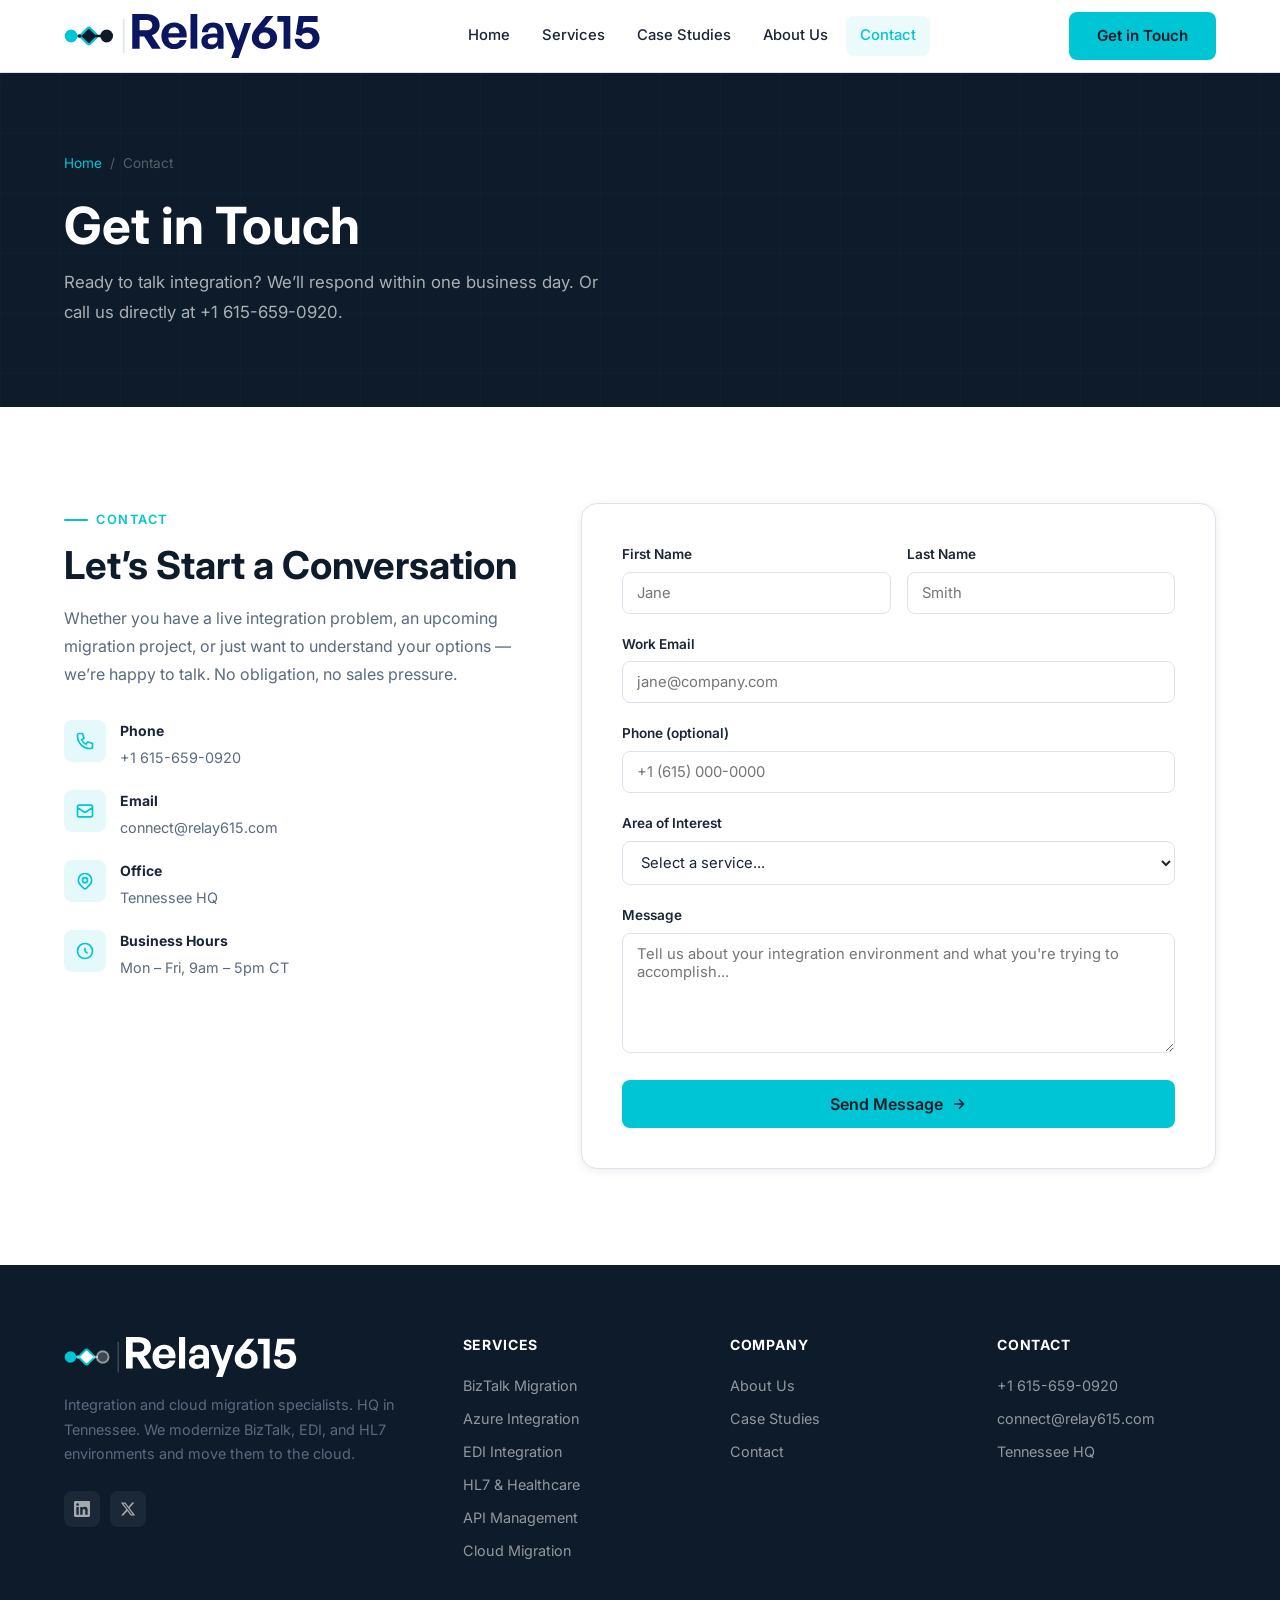
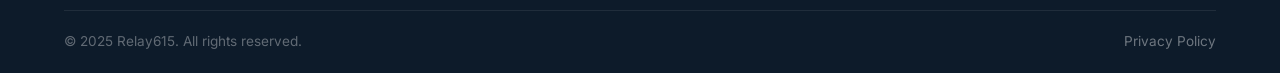
<file: contact-us.html>
<!DOCTYPE html>
<html lang="en">
<head>
  <meta charset="UTF-8" />
  <meta name="viewport" content="width=device-width, initial-scale=1.0" />
  <title>Contact Relay615 | BizTalk Migration &amp; Integration Consulting</title>
  <meta name="description" content="Contact Relay615's BizTalk and Azure integration experts. Book a free assessment for your BizTalk to Azure migration, EDI cloud migration, or HL7 integration project." />
  <meta name="keywords" content="contact BizTalk migration consultant, integration consulting contact, BizTalk Azure migration assessment, EDI cloud migration consultation" />
  <link rel="canonical" href="https://relay615.com/contact-us.html" />
  <meta property="og:type"        content="website" />
  <meta property="og:url"         content="https://relay615.com/contact-us.html" />
  <meta property="og:title"       content="Contact Relay615 | BizTalk Migration &amp; Integration Consulting" />
  <meta property="og:description" content="Book a free BizTalk to Azure migration assessment with Relay615's integration specialists." />
  <meta property="og:site_name"   content="Relay615" />
  <meta name="twitter:card"        content="summary" />
  <meta name="twitter:title"       content="Contact Relay615 | BizTalk &amp; Azure Integration Experts" />
  <meta name="twitter:description" content="Book a free BizTalk to Azure migration assessment with Relay615's integration specialists." />
  <link rel="icon" href="assets/images/favicon.ico" />
  <link rel="preconnect" href="https://fonts.googleapis.com" />
  <link rel="preconnect" href="https://fonts.gstatic.com" crossorigin />
  <link href="https://fonts.googleapis.com/css2?family=Inter:wght@400;500;600;700;800&display=swap" rel="stylesheet" />
  <link rel="stylesheet" href="assets/css/style.css" />
</head>
<body>

<!-- NAV -->
<nav class="site-nav">
  <div class="container">
    <div class="nav-inner">
      <a class="nav-logo" href="index.html">
        <img src="assets/images/logo/logo-dark.svg" alt="Relay615" />
      </a>
      <div class="nav-links">
        <a href="index.html">Home</a>
        <a href="services.html">Services</a>
        <a href="case-studies.html">Case Studies</a>
        <a href="about-us.html">About Us</a>
        <a href="contact-us.html" class="active">Contact</a>
      </div>
      <a class="btn btn-primary nav-cta" href="contact-us.html">Get in Touch</a>
      <button class="nav-hamburger" id="nav-hamburger" aria-label="Menu" aria-expanded="false">
        <span></span><span></span><span></span>
      </button>
    </div>
  </div>
  <div class="nav-mobile" id="nav-mobile">
    <a href="index.html">Home</a>
    <a href="services.html">Services</a>
    <a href="case-studies.html">Case Studies</a>
    <a href="about-us.html">About Us</a>
    <a href="contact-us.html">Contact</a>
    <a class="btn btn-primary" href="contact-us.html">Get in Touch</a>
  </div>
</nav>

<!-- PAGE HERO -->
<section class="page-hero">
  <div class="container">
    <div class="page-hero-content">
      <div class="breadcrumb">
        <a href="index.html">Home</a>
        <span>/</span>
        <span>Contact</span>
      </div>
      <h1>Get in Touch</h1>
      <p>Ready to talk integration? We&rsquo;ll respond within one business day. Or call us directly at +1 615-659-0920.</p>
    </div>
  </div>
</section>

<!-- CONTACT SECTION -->
<section class="section">
  <div class="container">
    <div class="contact-grid">

      <div class="contact-info">
        <div class="section-label">Contact</div>
        <h2>Let&rsquo;s Start a Conversation</h2>
        <p>Whether you have a live integration problem, an upcoming migration project, or just want to understand your options &mdash; we&rsquo;re happy to talk. No obligation, no sales pressure.</p>

        <div class="contact-detail">
          <div class="contact-detail-icon">
            <svg width="20" height="20" fill="none" stroke="currentColor" stroke-width="2" viewBox="0 0 24 24"><path d="M3 5a2 2 0 012-2h3.28a1 1 0 01.948.684l1.498 4.493a1 1 0 01-.502 1.21l-2.257 1.13a11.042 11.042 0 005.516 5.516l1.13-2.257a1 1 0 011.21-.502l4.493 1.498a1 1 0 01.684.949V19a2 2 0 01-2 2h-1C9.716 21 3 14.284 3 6V5z"/></svg>
          </div>
          <div class="contact-detail-text">
            <strong>Phone</strong>
            <span><a href="tel:+16156590920" style="color:var(--text-muted)">+1 615-659-0920</a></span>
          </div>
        </div>

        <div class="contact-detail">
          <div class="contact-detail-icon">
            <svg width="20" height="20" fill="none" stroke="currentColor" stroke-width="2" viewBox="0 0 24 24"><path d="M3 8l7.89 5.26a2 2 0 002.22 0L21 8M5 19h14a2 2 0 002-2V7a2 2 0 00-2-2H5a2 2 0 00-2 2v10a2 2 0 002 2z"/></svg>
          </div>
          <div class="contact-detail-text">
            <strong>Email</strong>
            <span><a href="mailto:connect@relay615.com" style="color:var(--text-muted)">connect@relay615.com</a></span>
          </div>
        </div>

        <div class="contact-detail">
          <div class="contact-detail-icon">
            <svg width="20" height="20" fill="none" stroke="currentColor" stroke-width="2" viewBox="0 0 24 24"><path d="M17.657 16.657L13.414 20.9a1.998 1.998 0 01-2.827 0l-4.244-4.243a8 8 0 1111.314 0z"/><path d="M15 11a3 3 0 11-6 0 3 3 0 016 0z"/></svg>
          </div>
          <div class="contact-detail-text">
            <strong>Office</strong>
            <span>Tennessee HQ</span>
          </div>
        </div>

        <div class="contact-detail">
          <div class="contact-detail-icon">
            <svg width="20" height="20" fill="none" stroke="currentColor" stroke-width="2" viewBox="0 0 24 24"><path d="M12 8v4l3 3m6-3a9 9 0 11-18 0 9 9 0 0118 0z"/></svg>
          </div>
          <div class="contact-detail-text">
            <strong>Business Hours</strong>
            <span>Mon &ndash; Fri, 9am &ndash; 5pm CT</span>
          </div>
        </div>
      </div>

      <div class="contact-form">
        <form action="https://formspree.io/f/connect@relay615.com" method="POST">
          <div class="form-row">
            <div class="form-group">
              <label for="first-name">First Name</label>
              <input type="text" id="first-name" name="first_name" placeholder="Jane" required />
            </div>
            <div class="form-group">
              <label for="last-name">Last Name</label>
              <input type="text" id="last-name" name="last_name" placeholder="Smith" required />
            </div>
          </div>
          <div class="form-group">
            <label for="email">Work Email</label>
            <input type="email" id="email" name="email" placeholder="jane@company.com" required />
          </div>
          <div class="form-group">
            <label for="phone">Phone (optional)</label>
            <input type="tel" id="phone" name="phone" placeholder="+1 (615) 000-0000" />
          </div>
          <div class="form-group">
            <label for="service">Area of Interest</label>
            <select id="service" name="service">
              <option value="">Select a service...</option>
              <option value="biztalk">BizTalk Migration</option>
              <option value="azure">Azure Integration Services</option>
              <option value="edi">EDI Integration</option>
              <option value="hl7">HL7 / Healthcare Integration</option>
              <option value="api">API Design &amp; Management</option>
              <option value="cloud">Cloud Migration</option>
              <option value="other">Other / Not Sure Yet</option>
            </select>
          </div>
          <div class="form-group">
            <label for="message">Message</label>
            <textarea id="message" name="message" placeholder="Tell us about your integration environment and what you're trying to accomplish..." required></textarea>
          </div>
          <button type="submit" class="btn btn-primary form-submit">
            Send Message
            <svg width="16" height="16" fill="none" stroke="currentColor" stroke-width="2" viewBox="0 0 24 24"><path d="M5 12h14M12 5l7 7-7 7"/></svg>
          </button>
        </form>
      </div>

    </div>
  </div>
</section>

<!-- FOOTER -->
<footer class="site-footer">
  <div class="container">
    <div class="footer-top">
      <div class="footer-brand">
        <img src="assets/images/logo/logo-white.svg" alt="Relay615" />
        <p>Integration and cloud migration specialists. HQ in Tennessee. We modernize BizTalk, EDI, and HL7 environments and move them to the cloud.</p>
        <div class="footer-social">
          <a href="#" aria-label="LinkedIn">
            <svg width="16" height="16" fill="currentColor" viewBox="0 0 24 24"><path d="M20.447 20.452h-3.554v-5.569c0-1.328-.027-3.037-1.852-3.037-1.853 0-2.136 1.445-2.136 2.939v5.667H9.351V9h3.414v1.561h.046c.477-.9 1.637-1.85 3.37-1.85 3.601 0 4.267 2.37 4.267 5.455v6.286zM5.337 7.433a2.062 2.062 0 01-2.063-2.065 2.064 2.064 0 112.063 2.065zm1.782 13.019H3.555V9h3.564v11.452zM22.225 0H1.771C.792 0 0 .774 0 1.729v20.542C0 23.227.792 24 1.771 24h20.451C23.2 24 24 23.227 24 22.271V1.729C24 .774 23.2 0 22.222 0h.003z"/></svg>
          </a>
          <a href="#" aria-label="Twitter / X">
            <svg width="16" height="16" fill="currentColor" viewBox="0 0 24 24"><path d="M18.244 2.25h3.308l-7.227 8.26 8.502 11.24H16.17l-5.214-6.817L4.99 21.75H1.68l7.73-8.835L1.254 2.25H8.08l4.713 6.231zm-1.161 17.52h1.833L7.084 4.126H5.117z"/></svg>
          </a>
        </div>
      </div>
      <div class="footer-col">
        <h4>Services</h4>
        <div class="footer-links">
          <a href="services.html">BizTalk Migration</a>
          <a href="services.html">Azure Integration</a>
          <a href="services.html">EDI Integration</a>
          <a href="services.html">HL7 &amp; Healthcare</a>
          <a href="services.html">API Management</a>
          <a href="services.html">Cloud Migration</a>
        </div>
      </div>
      <div class="footer-col">
        <h4>Company</h4>
        <div class="footer-links">
          <a href="about-us.html">About Us</a>
          <a href="case-studies.html">Case Studies</a>
          <a href="contact-us.html">Contact</a>
        </div>
      </div>
      <div class="footer-col">
        <h4>Contact</h4>
        <div class="footer-links">
          <a href="tel:+16156590920">+1 615-659-0920</a>
          <a href="mailto:connect@relay615.com">connect@relay615.com</a>
          <a href="#">Tennessee HQ</a>
        </div>
      </div>
    </div>
    <div class="footer-bottom">
      <span style="color:rgba(255,255,255,.35)">&copy; 2025 Relay615. All rights reserved.</span>
      <div class="footer-bottom-links">
        <a href="#">Privacy Policy</a>
      </div>
    </div>
  </div>
</footer>

<script src="assets/js/main.js"></script>
</body>
</html>
</file>
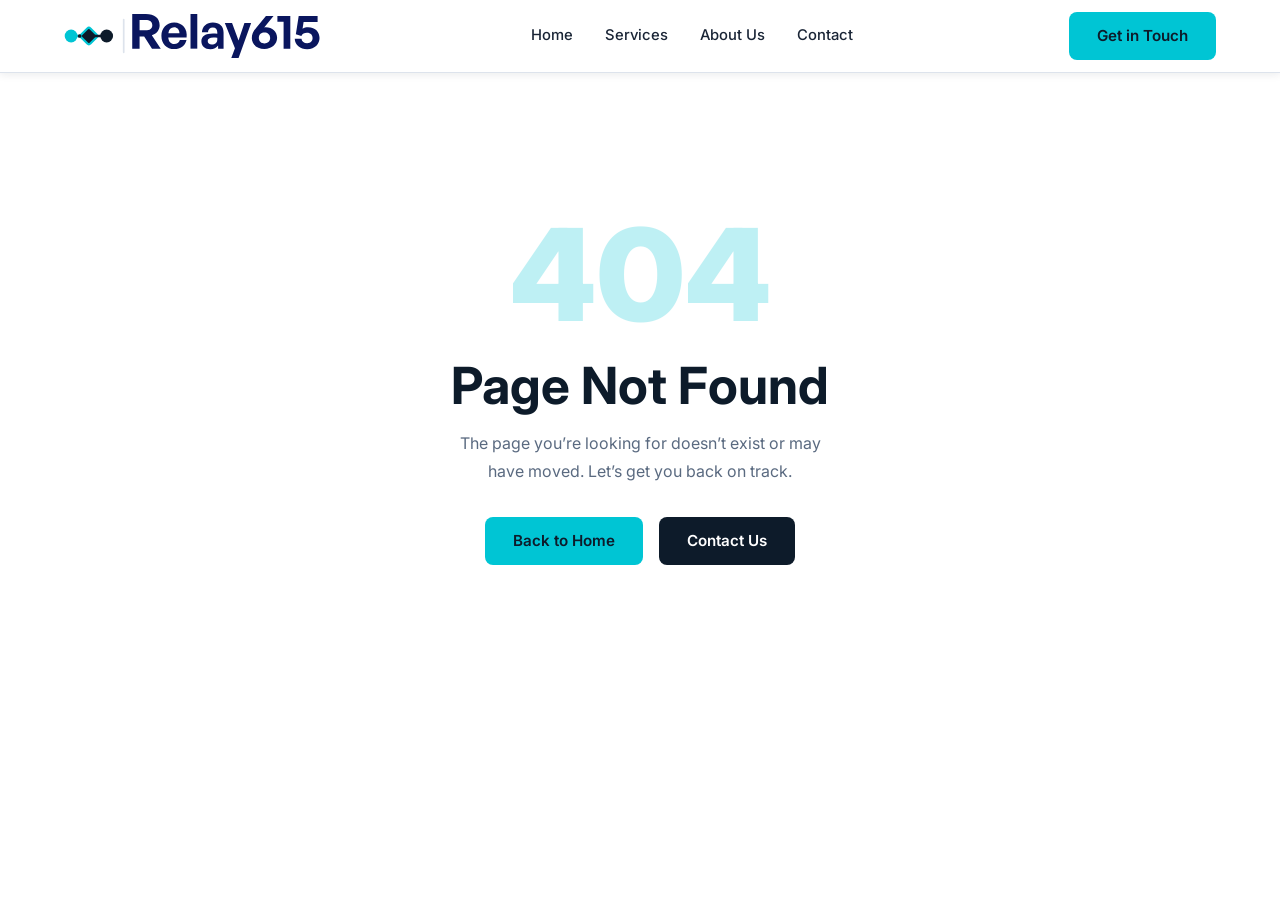
<file: errors-404.html>
<!DOCTYPE html>
<html lang="en">
<head>
  <meta charset="UTF-8" />
  <meta name="viewport" content="width=device-width, initial-scale=1.0" />
  <title>Page Not Found — Relay615</title>
  <link rel="icon" href="assets/images/favicon.ico" />
  <link rel="preconnect" href="https://fonts.googleapis.com" />
  <link rel="preconnect" href="https://fonts.gstatic.com" crossorigin />
  <link href="https://fonts.googleapis.com/css2?family=Inter:wght@400;500;600;700;800&display=swap" rel="stylesheet" />
  <link rel="stylesheet" href="assets/css/style.css" />
</head>
<body>

<!-- NAV -->
<nav class="site-nav">
  <div class="container">
    <div class="nav-inner">
      <a class="nav-logo" href="index.html">
        <img src="assets/images/logo/logo-dark.svg" alt="Relay615" />
      </a>
      <div class="nav-links">
        <a href="index.html">Home</a>
        <a href="services.html">Services</a>
        <a href="about-us.html">About Us</a>
        <a href="contact-us.html">Contact</a>
      </div>
      <a class="btn btn-primary nav-cta" href="contact-us.html">Get in Touch</a>
      <button class="nav-hamburger" id="nav-hamburger" aria-label="Menu" aria-expanded="false">
        <span></span><span></span><span></span>
      </button>
    </div>
  </div>
  <div class="nav-mobile" id="nav-mobile">
    <a href="index.html">Home</a>
    <a href="services.html">Services</a>
    <a href="about-us.html">About Us</a>
    <a href="contact-us.html">Contact</a>
    <a class="btn btn-primary" href="contact-us.html">Get in Touch</a>
  </div>
</nav>

<div class="error-page">
  <div>
    <div class="error-code">404</div>
    <h1 style="margin-bottom:12px">Page Not Found</h1>
    <p style="max-width:400px;margin:0 auto 32px">The page you&rsquo;re looking for doesn&rsquo;t exist or may have moved. Let&rsquo;s get you back on track.</p>
    <div style="display:flex;gap:16px;justify-content:center;flex-wrap:wrap">
      <a class="btn btn-primary" href="index.html">Back to Home</a>
      <a class="btn btn-dark" href="contact-us.html">Contact Us</a>
    </div>
  </div>
</div>

<script src="assets/js/main.js"></script>
</body>
</html>
</file>
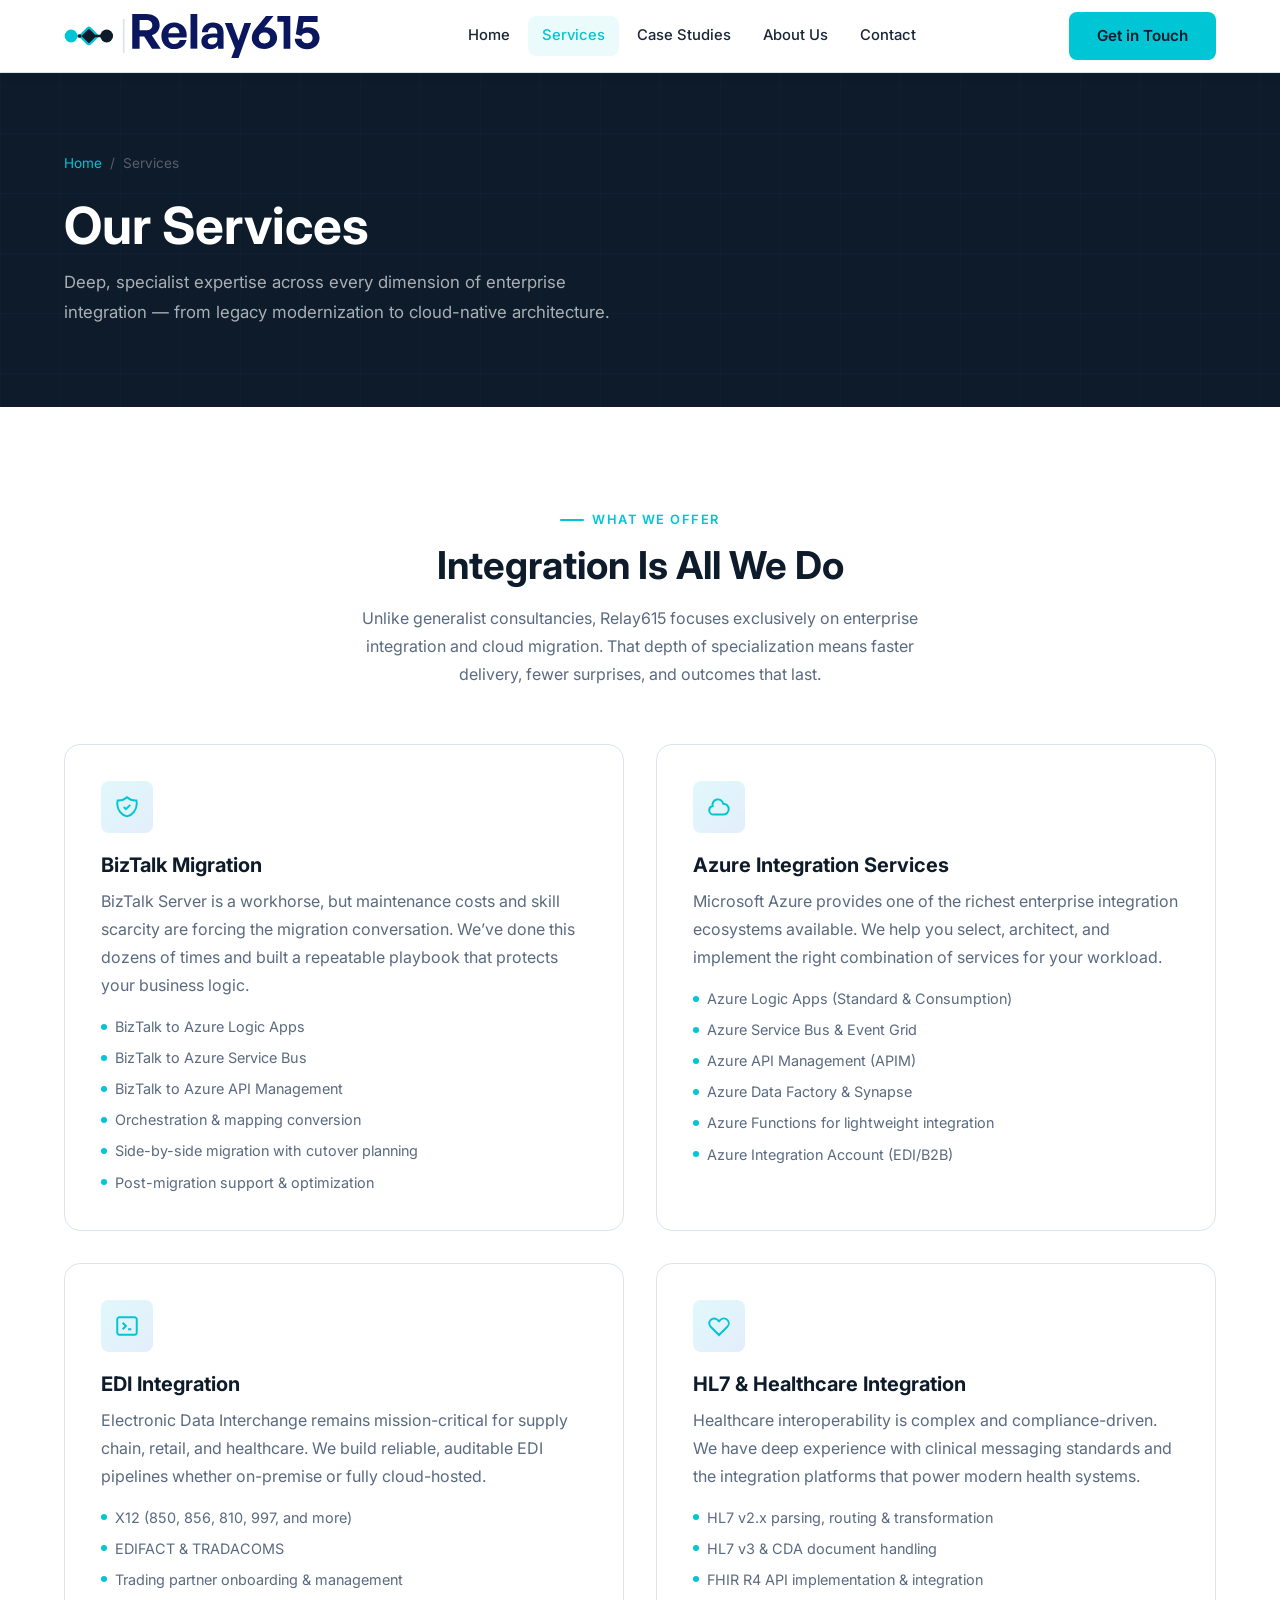
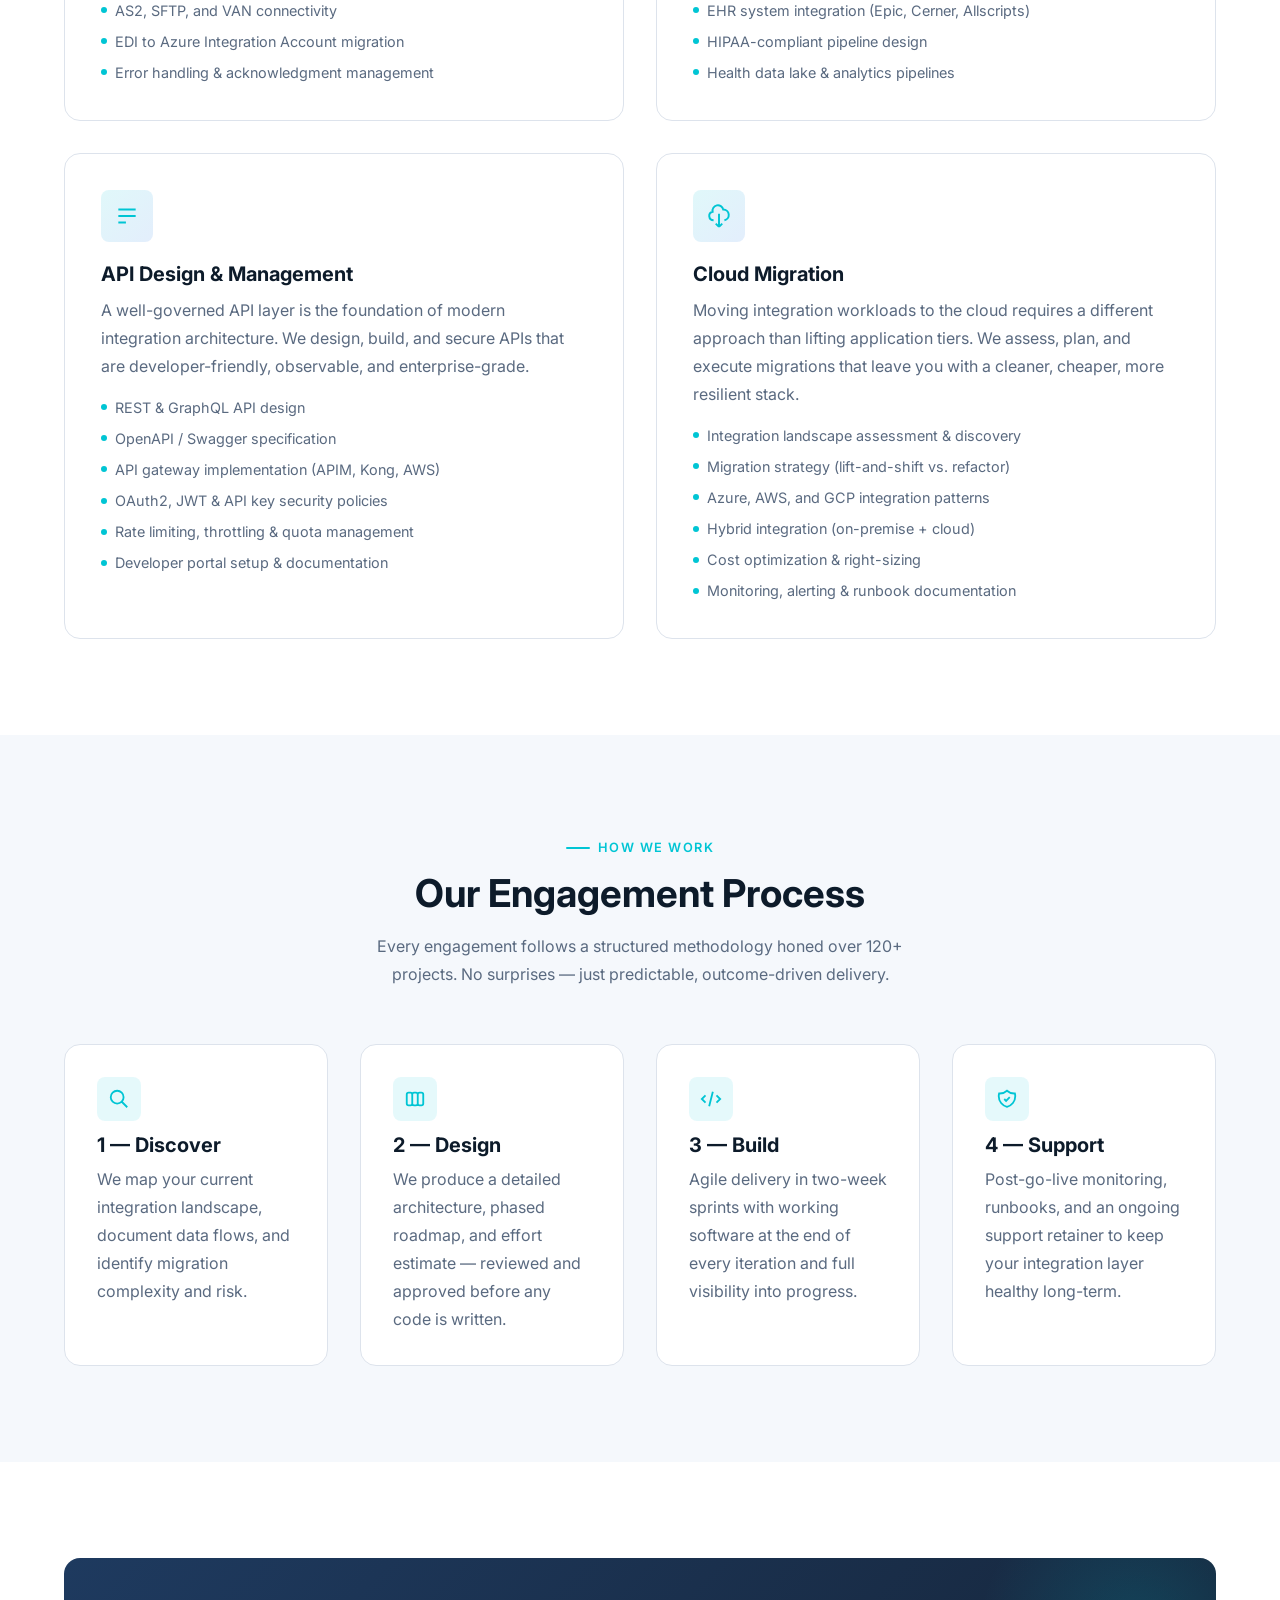
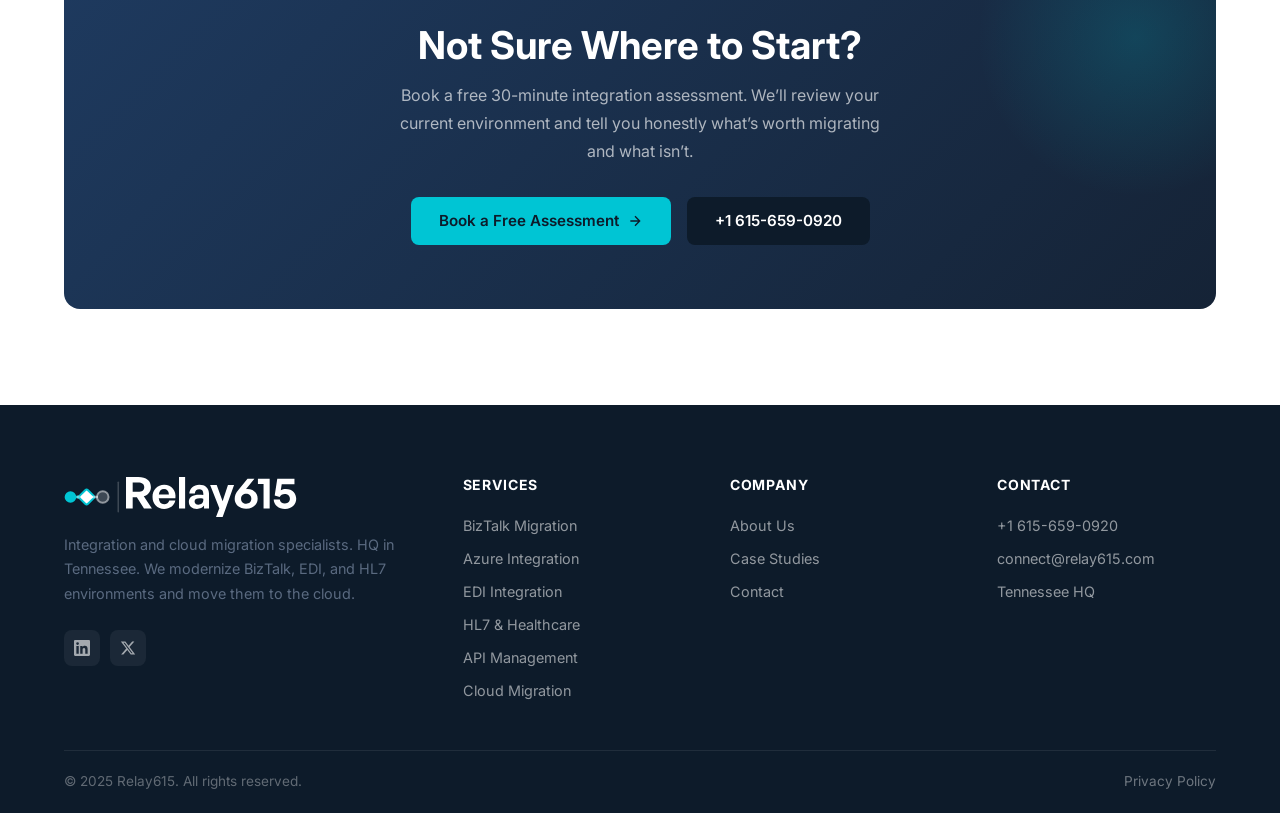
<file: services.html>
<!DOCTYPE html>
<html lang="en">
<head>
  <meta charset="UTF-8" />
  <meta name="viewport" content="width=device-width, initial-scale=1.0" />
  <title>BizTalk Migration, EDI &amp; Azure Integration Services | Relay615</title>
  <meta name="description" content="BizTalk to Azure migration, EDI cloud migration, HL7 healthcare integration, Azure Logic Apps, API management, and cloud migration services from Relay615's integration specialists." />
  <meta name="keywords" content="BizTalk migration services, BizTalk to Azure Logic Apps, EDI migration cloud, HL7 integration services, Azure integration consulting, BizTalk EDI cloud migration, integration consulting services" />
  <link rel="canonical" href="https://relay615.com/services.html" />
  <meta property="og:type"        content="website" />
  <meta property="og:url"         content="https://relay615.com/services.html" />
  <meta property="og:title"       content="BizTalk Migration, EDI &amp; Azure Integration Services | Relay615" />
  <meta property="og:description" content="BizTalk to Azure migration, EDI cloud migration, HL7 integration, and Azure integration services from specialist consultants." />
  <meta property="og:site_name"   content="Relay615" />
  <meta name="twitter:card"        content="summary" />
  <meta name="twitter:title"       content="BizTalk Migration &amp; Azure Integration Services | Relay615" />
  <meta name="twitter:description" content="BizTalk to Azure migration, EDI cloud migration, HL7 integration, and Azure integration services." />
  <script type="application/ld+json">
  {
    "@context": "https://schema.org",
    "@type": "ItemList",
    "name": "Relay615 Integration Services",
    "url": "https://relay615.com/services.html",
    "itemListElement": [
      {"@type":"ListItem","position":1,"name":"BizTalk to Azure Migration","url":"https://relay615.com/services.html"},
      {"@type":"ListItem","position":2,"name":"Azure Integration Services","url":"https://relay615.com/services.html"},
      {"@type":"ListItem","position":3,"name":"EDI Cloud Migration","url":"https://relay615.com/services.html"},
      {"@type":"ListItem","position":4,"name":"HL7 Healthcare Integration","url":"https://relay615.com/services.html"},
      {"@type":"ListItem","position":5,"name":"API Design and Management","url":"https://relay615.com/services.html"},
      {"@type":"ListItem","position":6,"name":"Cloud Migration","url":"https://relay615.com/services.html"}
    ]
  }
  </script>
  <link rel="icon" href="assets/images/favicon.ico" />
  <link rel="preconnect" href="https://fonts.googleapis.com" />
  <link rel="preconnect" href="https://fonts.gstatic.com" crossorigin />
  <link href="https://fonts.googleapis.com/css2?family=Inter:wght@400;500;600;700;800&display=swap" rel="stylesheet" />
  <link rel="stylesheet" href="assets/css/style.css" />
</head>
<body>

<!-- NAV -->
<nav class="site-nav">
  <div class="container">
    <div class="nav-inner">
      <a class="nav-logo" href="index.html">
        <img src="assets/images/logo/logo-dark.svg" alt="Relay615" />
      </a>
      <div class="nav-links">
        <a href="index.html">Home</a>
        <a href="services.html" class="active">Services</a>
        <a href="case-studies.html">Case Studies</a>
        <a href="about-us.html">About Us</a>
        <a href="contact-us.html">Contact</a>
      </div>
      <a class="btn btn-primary nav-cta" href="contact-us.html">Get in Touch</a>
      <button class="nav-hamburger" id="nav-hamburger" aria-label="Menu" aria-expanded="false">
        <span></span><span></span><span></span>
      </button>
    </div>
  </div>
  <div class="nav-mobile" id="nav-mobile">
    <a href="index.html">Home</a>
    <a href="services.html">Services</a>
    <a href="case-studies.html">Case Studies</a>
    <a href="about-us.html">About Us</a>
    <a href="contact-us.html">Contact</a>
    <a class="btn btn-primary" href="contact-us.html">Get in Touch</a>
  </div>
</nav>

<!-- PAGE HERO -->
<section class="page-hero">
  <div class="container">
    <div class="page-hero-content">
      <div class="breadcrumb">
        <a href="index.html">Home</a>
        <span>/</span>
        <span>Services</span>
      </div>
      <h1>Our Services</h1>
      <p>Deep, specialist expertise across every dimension of enterprise integration &mdash; from legacy modernization to cloud-native architecture.</p>
    </div>
  </div>
</section>

<!-- INTRO -->
<section class="section">
  <div class="container">
    <div class="section-header center">
      <div class="section-label">What We Offer</div>
      <h2 class="section-title">Integration Is All We Do</h2>
      <p class="section-desc">Unlike generalist consultancies, Relay615 focuses exclusively on enterprise integration and cloud migration. That depth of specialization means faster delivery, fewer surprises, and outcomes that last.</p>
    </div>
    <div class="services-detail-grid">

      <!-- BizTalk -->
      <div class="service-detail-card">
        <div class="service-icon">
          <svg width="26" height="26" fill="none" stroke="currentColor" stroke-width="1.8" viewBox="0 0 24 24"><path d="M9 12l2 2 4-4m5.618-4.016A11.955 11.955 0 0112 2.944a11.955 11.955 0 01-8.618 3.04A12.02 12.02 0 003 9c0 5.591 3.824 10.29 9 11.622 5.176-1.332 9-6.03 9-11.622 0-1.042-.133-2.052-.382-3.016z"/></svg>
        </div>
        <h3>BizTalk Migration</h3>
        <p>BizTalk Server is a workhorse, but maintenance costs and skill scarcity are forcing the migration conversation. We&rsquo;ve done this dozens of times and built a repeatable playbook that protects your business logic.</p>
        <ul>
          <li>BizTalk to Azure Logic Apps</li>
          <li>BizTalk to Azure Service Bus</li>
          <li>BizTalk to Azure API Management</li>
          <li>Orchestration &amp; mapping conversion</li>
          <li>Side-by-side migration with cutover planning</li>
          <li>Post-migration support &amp; optimization</li>
        </ul>
      </div>

      <!-- Azure -->
      <div class="service-detail-card">
        <div class="service-icon">
          <svg width="26" height="26" fill="none" stroke="currentColor" stroke-width="1.8" viewBox="0 0 24 24"><path d="M3 15a4 4 0 004 4h9a5 5 0 10-.1-9.999 5.002 5.002 0 10-9.78 2.096A4.001 4.001 0 003 15z"/></svg>
        </div>
        <h3>Azure Integration Services</h3>
        <p>Microsoft Azure provides one of the richest enterprise integration ecosystems available. We help you select, architect, and implement the right combination of services for your workload.</p>
        <ul>
          <li>Azure Logic Apps (Standard &amp; Consumption)</li>
          <li>Azure Service Bus &amp; Event Grid</li>
          <li>Azure API Management (APIM)</li>
          <li>Azure Data Factory &amp; Synapse</li>
          <li>Azure Functions for lightweight integration</li>
          <li>Azure Integration Account (EDI/B2B)</li>
        </ul>
      </div>

      <!-- EDI -->
      <div class="service-detail-card">
        <div class="service-icon">
          <svg width="26" height="26" fill="none" stroke="currentColor" stroke-width="1.8" viewBox="0 0 24 24"><path d="M8 9l3 3-3 3m5 0h3M5 20h14a2 2 0 002-2V6a2 2 0 00-2-2H5a2 2 0 00-2 2v12a2 2 0 002 2z"/></svg>
        </div>
        <h3>EDI Integration</h3>
        <p>Electronic Data Interchange remains mission-critical for supply chain, retail, and healthcare. We build reliable, auditable EDI pipelines whether on-premise or fully cloud-hosted.</p>
        <ul>
          <li>X12 (850, 856, 810, 997, and more)</li>
          <li>EDIFACT &amp; TRADACOMS</li>
          <li>Trading partner onboarding &amp; management</li>
          <li>AS2, SFTP, and VAN connectivity</li>
          <li>EDI to Azure Integration Account migration</li>
          <li>Error handling &amp; acknowledgment management</li>
        </ul>
      </div>

      <!-- HL7 -->
      <div class="service-detail-card">
        <div class="service-icon">
          <svg width="26" height="26" fill="none" stroke="currentColor" stroke-width="1.8" viewBox="0 0 24 24"><path d="M4.318 6.318a4.5 4.5 0 000 6.364L12 20.364l7.682-7.682a4.5 4.5 0 00-6.364-6.364L12 7.636l-1.318-1.318a4.5 4.5 0 00-6.364 0z"/></svg>
        </div>
        <h3>HL7 &amp; Healthcare Integration</h3>
        <p>Healthcare interoperability is complex and compliance-driven. We have deep experience with clinical messaging standards and the integration platforms that power modern health systems.</p>
        <ul>
          <li>HL7 v2.x parsing, routing &amp; transformation</li>
          <li>HL7 v3 &amp; CDA document handling</li>
          <li>FHIR R4 API implementation &amp; integration</li>
          <li>EHR system integration (Epic, Cerner, Allscripts)</li>
          <li>HIPAA-compliant pipeline design</li>
          <li>Health data lake &amp; analytics pipelines</li>
        </ul>
      </div>

      <!-- API -->
      <div class="service-detail-card">
        <div class="service-icon">
          <svg width="26" height="26" fill="none" stroke="currentColor" stroke-width="1.8" viewBox="0 0 24 24"><path d="M4 6h16M4 12h16M4 18h7"/></svg>
        </div>
        <h3>API Design &amp; Management</h3>
        <p>A well-governed API layer is the foundation of modern integration architecture. We design, build, and secure APIs that are developer-friendly, observable, and enterprise-grade.</p>
        <ul>
          <li>REST &amp; GraphQL API design</li>
          <li>OpenAPI / Swagger specification</li>
          <li>API gateway implementation (APIM, Kong, AWS)</li>
          <li>OAuth2, JWT &amp; API key security policies</li>
          <li>Rate limiting, throttling &amp; quota management</li>
          <li>Developer portal setup &amp; documentation</li>
        </ul>
      </div>

      <!-- Cloud Migration -->
      <div class="service-detail-card">
        <div class="service-icon">
          <svg width="26" height="26" fill="none" stroke="currentColor" stroke-width="1.8" viewBox="0 0 24 24"><path d="M7 16a4 4 0 01-.88-7.903A5 5 0 1115.9 6L16 6a5 5 0 011 9.9M9 19l3 3m0 0l3-3m-3 3V10"/></svg>
        </div>
        <h3>Cloud Migration</h3>
        <p>Moving integration workloads to the cloud requires a different approach than lifting application tiers. We assess, plan, and execute migrations that leave you with a cleaner, cheaper, more resilient stack.</p>
        <ul>
          <li>Integration landscape assessment &amp; discovery</li>
          <li>Migration strategy (lift-and-shift vs. refactor)</li>
          <li>Azure, AWS, and GCP integration patterns</li>
          <li>Hybrid integration (on-premise + cloud)</li>
          <li>Cost optimization &amp; right-sizing</li>
          <li>Monitoring, alerting &amp; runbook documentation</li>
        </ul>
      </div>

    </div>
  </div>
</section>

<!-- PROCESS -->
<section class="section section-alt">
  <div class="container">
    <div class="section-header center">
      <div class="section-label">How We Work</div>
      <h2 class="section-title">Our Engagement Process</h2>
      <p class="section-desc">Every engagement follows a structured methodology honed over 120+ projects. No surprises &mdash; just predictable, outcome-driven delivery.</p>
    </div>
    <div class="why-grid" style="grid-template-columns:repeat(4,1fr)">
      <div class="value-card">
        <div class="value-icon">
          <svg width="22" height="22" fill="none" stroke="currentColor" stroke-width="2" viewBox="0 0 24 24"><path d="M21 21l-6-6m2-5a7 7 0 11-14 0 7 7 0 0114 0z"/></svg>
        </div>
        <h3>1 &mdash; Discover</h3>
        <p>We map your current integration landscape, document data flows, and identify migration complexity and risk.</p>
      </div>
      <div class="value-card">
        <div class="value-icon">
          <svg width="22" height="22" fill="none" stroke="currentColor" stroke-width="2" viewBox="0 0 24 24"><path d="M9 17V7m0 10a2 2 0 01-2 2H5a2 2 0 01-2-2V7a2 2 0 012-2h2a2 2 0 012 2m0 10a2 2 0 002 2h2a2 2 0 002-2M9 7a2 2 0 012-2h2a2 2 0 012 2m0 10V7m0 10a2 2 0 002 2h2a2 2 0 002-2V7a2 2 0 00-2-2h-2a2 2 0 00-2 2"/></svg>
        </div>
        <h3>2 &mdash; Design</h3>
        <p>We produce a detailed architecture, phased roadmap, and effort estimate — reviewed and approved before any code is written.</p>
      </div>
      <div class="value-card">
        <div class="value-icon">
          <svg width="22" height="22" fill="none" stroke="currentColor" stroke-width="2" viewBox="0 0 24 24"><path d="M10 20l4-16m4 4l4 4-4 4M6 16l-4-4 4-4"/></svg>
        </div>
        <h3>3 &mdash; Build</h3>
        <p>Agile delivery in two-week sprints with working software at the end of every iteration and full visibility into progress.</p>
      </div>
      <div class="value-card">
        <div class="value-icon">
          <svg width="22" height="22" fill="none" stroke="currentColor" stroke-width="2" viewBox="0 0 24 24"><path d="M9 12l2 2 4-4m5.618-4.016A11.955 11.955 0 0112 2.944a11.955 11.955 0 01-8.618 3.04A12.02 12.02 0 003 9c0 5.591 3.824 10.29 9 11.622 5.176-1.332 9-6.03 9-11.622 0-1.042-.133-2.052-.382-3.016z"/></svg>
        </div>
        <h3>4 &mdash; Support</h3>
        <p>Post-go-live monitoring, runbooks, and an ongoing support retainer to keep your integration layer healthy long-term.</p>
      </div>
    </div>
  </div>
</section>

<!-- CTA BANNER -->
<section class="section">
  <div class="container">
    <div class="cta-banner">
      <h2>Not Sure Where to Start?</h2>
      <p>Book a free 30-minute integration assessment. We&rsquo;ll review your current environment and tell you honestly what&rsquo;s worth migrating and what isn&rsquo;t.</p>
      <div class="btn-actions">
        <a class="btn btn-primary" href="contact-us.html">
          Book a Free Assessment
          <svg width="16" height="16" fill="none" stroke="currentColor" stroke-width="2" viewBox="0 0 24 24"><path d="M5 12h14M12 5l7 7-7 7"/></svg>
        </a>
        <a class="btn btn-dark" href="tel:+16156590920">+1 615-659-0920</a>
      </div>
    </div>
  </div>
</section>

<!-- FOOTER -->
<footer class="site-footer">
  <div class="container">
    <div class="footer-top">
      <div class="footer-brand">
        <img src="assets/images/logo/logo-white.svg" alt="Relay615" />
        <p>Integration and cloud migration specialists. HQ in Tennessee. We modernize BizTalk, EDI, and HL7 environments and move them to the cloud.</p>
        <div class="footer-social">
          <a href="#" aria-label="LinkedIn">
            <svg width="16" height="16" fill="currentColor" viewBox="0 0 24 24"><path d="M20.447 20.452h-3.554v-5.569c0-1.328-.027-3.037-1.852-3.037-1.853 0-2.136 1.445-2.136 2.939v5.667H9.351V9h3.414v1.561h.046c.477-.9 1.637-1.85 3.37-1.85 3.601 0 4.267 2.37 4.267 5.455v6.286zM5.337 7.433a2.062 2.062 0 01-2.063-2.065 2.064 2.064 0 112.063 2.065zm1.782 13.019H3.555V9h3.564v11.452zM22.225 0H1.771C.792 0 0 .774 0 1.729v20.542C0 23.227.792 24 1.771 24h20.451C23.2 24 24 23.227 24 22.271V1.729C24 .774 23.2 0 22.222 0h.003z"/></svg>
          </a>
          <a href="#" aria-label="Twitter / X">
            <svg width="16" height="16" fill="currentColor" viewBox="0 0 24 24"><path d="M18.244 2.25h3.308l-7.227 8.26 8.502 11.24H16.17l-5.214-6.817L4.99 21.75H1.68l7.73-8.835L1.254 2.25H8.08l4.713 6.231zm-1.161 17.52h1.833L7.084 4.126H5.117z"/></svg>
          </a>
        </div>
      </div>
      <div class="footer-col">
        <h4>Services</h4>
        <div class="footer-links">
          <a href="services.html">BizTalk Migration</a>
          <a href="services.html">Azure Integration</a>
          <a href="services.html">EDI Integration</a>
          <a href="services.html">HL7 &amp; Healthcare</a>
          <a href="services.html">API Management</a>
          <a href="services.html">Cloud Migration</a>
        </div>
      </div>
      <div class="footer-col">
        <h4>Company</h4>
        <div class="footer-links">
          <a href="about-us.html">About Us</a>
          <a href="case-studies.html">Case Studies</a>
          <a href="contact-us.html">Contact</a>
        </div>
      </div>
      <div class="footer-col">
        <h4>Contact</h4>
        <div class="footer-links">
          <a href="tel:+16156590920">+1 615-659-0920</a>
          <a href="mailto:connect@relay615.com">connect@relay615.com</a>
          <a href="#">Tennessee HQ</a>
        </div>
      </div>
    </div>
    <div class="footer-bottom">
      <span style="color:rgba(255,255,255,.35)">&copy; 2025 Relay615. All rights reserved.</span>
      <div class="footer-bottom-links">
        <a href="#">Privacy Policy</a>
      </div>
    </div>
  </div>
</footer>

<script src="assets/js/main.js"></script>
</body>
</html>
</file>
<file: assets/css/style.css>
/* =============================================
   RELAY615 — Main Stylesheet
   ============================================= */

/* --- Reset & Base --- */
*, *::before, *::after { box-sizing: border-box; margin: 0; padding: 0; }

:root {
  --navy:       #0d1b2a;
  --navy-mid:   #152336;
  --navy-light: #1e3a5f;
  --teal:       #00c5d4;
  --teal-dark:  #009aaa;
  --blue:       #1a73e8;
  --white:      #ffffff;
  --off-white:  #f5f8fc;
  --gray-light: #eef1f6;
  --gray:       #8a9ab0;
  --text:       #1a2536;
  --text-muted: #5a6a80;
  --border:     #dde3ec;
  --shadow-sm:  0 2px 8px rgba(13,27,42,.08);
  --shadow-md:  0 6px 24px rgba(13,27,42,.12);
  --shadow-lg:  0 16px 48px rgba(13,27,42,.18);
  --radius:     8px;
  --radius-lg:  16px;
  --transition: .25s ease;
}

html { scroll-behavior: smooth; font-size: 16px; }

body {
  font-family: 'Inter', sans-serif;
  color: var(--text);
  background: var(--white);
  line-height: 1.6;
  -webkit-font-smoothing: antialiased;
}

img { max-width: 100%; display: block; }
a  { text-decoration: none; color: inherit; }
ul { list-style: none; }
button { cursor: pointer; border: none; background: none; font-family: inherit; }

.container {
  max-width: 1200px;
  margin: 0 auto;
  padding: 0 24px;
}

/* --- Typography --- */
h1, h2, h3, h4, h5 { font-weight: 700; line-height: 1.2; color: var(--navy); }
h1 { font-size: clamp(2rem, 4vw, 3.25rem); }
h2 { font-size: clamp(1.6rem, 3vw, 2.5rem); }
h3 { font-size: 1.25rem; }
h4 { font-size: 1.05rem; }
p  { color: var(--text-muted); line-height: 1.75; }

.section-label {
  display: inline-flex;
  align-items: center;
  gap: 8px;
  font-size: .8rem;
  font-weight: 600;
  letter-spacing: .12em;
  text-transform: uppercase;
  color: var(--teal);
  margin-bottom: 12px;
}
.section-label::before {
  content: '';
  display: block;
  width: 24px;
  height: 2px;
  background: var(--teal);
  border-radius: 2px;
}

.section-title { margin-bottom: 16px; }
.section-desc  { max-width: 580px; margin-bottom: 48px; }

.section-header { margin-bottom: 56px; }
.section-header.center { text-align: center; }
.section-header.center .section-desc { margin-left: auto; margin-right: auto; }

/* --- Buttons --- */
.btn {
  display: inline-flex;
  align-items: center;
  gap: 8px;
  padding: 12px 28px;
  border-radius: var(--radius);
  font-size: .95rem;
  font-weight: 600;
  transition: var(--transition);
}
.btn-primary {
  background: var(--teal);
  color: var(--navy);
}
.btn-primary:hover { background: var(--teal-dark); transform: translateY(-1px); box-shadow: 0 6px 20px rgba(0,197,212,.35); }

.btn-outline {
  border: 2px solid rgba(255,255,255,.35);
  color: var(--white);
}
.btn-outline:hover { border-color: var(--teal); color: var(--teal); }

.btn-dark {
  background: var(--navy);
  color: var(--white);
}
.btn-dark:hover { background: var(--navy-light); transform: translateY(-1px); }

.btn-ghost {
  color: var(--teal);
  font-weight: 600;
  padding: 0;
  gap: 6px;
}
.btn-ghost svg { transition: transform var(--transition); }
.btn-ghost:hover svg { transform: translateX(4px); }

/* --- Navigation --- */
.site-nav {
  position: sticky;
  top: 0;
  z-index: 1000;
  background: var(--white);
  border-bottom: 1px solid var(--border);
  box-shadow: var(--shadow-sm);
}

.nav-inner {
  display: flex;
  align-items: center;
  justify-content: space-between;
  height: 72px;
}

.nav-logo img { height: 44px; width: auto; }

.nav-links {
  display: flex;
  align-items: center;
  gap: 4px;
}

.nav-links a {
  padding: 8px 14px;
  font-size: .925rem;
  font-weight: 500;
  color: var(--text);
  border-radius: var(--radius);
  transition: var(--transition);
}
.nav-links a:hover,
.nav-links a.active { color: var(--teal); background: rgba(0,197,212,.08); }

.nav-cta { margin-left: 12px; }

.nav-hamburger {
  display: none;
  flex-direction: column;
  gap: 5px;
  padding: 8px;
  border-radius: var(--radius);
  cursor: pointer;
}
.nav-hamburger span {
  display: block;
  width: 24px;
  height: 2px;
  background: var(--navy);
  border-radius: 2px;
  transition: var(--transition);
}

/* mobile nav */
.nav-mobile {
  display: none;
  flex-direction: column;
  background: var(--white);
  border-top: 1px solid var(--border);
  padding: 16px 24px 24px;
  gap: 4px;
}
.nav-mobile a {
  display: block;
  padding: 10px 12px;
  border-radius: var(--radius);
  font-weight: 500;
  color: var(--text);
  transition: var(--transition);
}
.nav-mobile a:hover { color: var(--teal); background: rgba(0,197,212,.08); }
.nav-mobile .btn { margin-top: 12px; justify-content: center; }
.nav-mobile.open { display: flex; }

/* --- Hero --- */
.hero {
  position: relative;
  background: var(--navy);
  min-height: 620px;
  display: flex;
  align-items: center;
  overflow: hidden;
}

.hero-bg {
  position: absolute;
  inset: 0;
  background-image: url('../images/hero/index-bg.jpg');
  background-size: cover;
  background-position: center;
  opacity: .18;
}

.hero-grid {
  position: absolute;
  inset: 0;
  background-image:
    linear-gradient(rgba(0,197,212,.04) 1px, transparent 1px),
    linear-gradient(90deg, rgba(0,197,212,.04) 1px, transparent 1px);
  background-size: 60px 60px;
}

.hero-content {
  position: relative;
  z-index: 2;
  max-width: 700px;
  padding: 100px 0;
}

.hero-eyebrow {
  display: inline-flex;
  align-items: center;
  gap: 8px;
  background: rgba(0,197,212,.12);
  border: 1px solid rgba(0,197,212,.25);
  color: var(--teal);
  font-size: .8rem;
  font-weight: 600;
  letter-spacing: .1em;
  text-transform: uppercase;
  padding: 6px 14px;
  border-radius: 100px;
  margin-bottom: 24px;
}

.hero h1 { color: var(--white); margin-bottom: 20px; }
.hero h1 span { color: var(--teal); }
.hero p { color: rgba(255,255,255,.7); font-size: 1.125rem; margin-bottom: 36px; max-width: 520px; }

.hero-actions { display: flex; align-items: center; gap: 16px; flex-wrap: wrap; }

.hero-badges {
  display: flex;
  align-items: center;
  gap: 24px;
  margin-top: 56px;
  padding-top: 40px;
  border-top: 1px solid rgba(255,255,255,.1);
  flex-wrap: wrap;
}

.hero-badge {
  display: flex;
  align-items: center;
  gap: 10px;
  color: rgba(255,255,255,.8);
  font-size: .875rem;
}
.hero-badge-icon {
  width: 36px;
  height: 36px;
  background: rgba(0,197,212,.15);
  border-radius: var(--radius);
  display: flex;
  align-items: center;
  justify-content: center;
  color: var(--teal);
  flex-shrink: 0;
}

/* --- Stats Bar --- */
.stats-bar {
  background: var(--navy-mid);
  padding: 40px 0;
}
.stats-grid {
  display: grid;
  grid-template-columns: repeat(4, 1fr);
  gap: 32px;
  text-align: center;
}
.stat-item { padding: 8px; }
.stat-number {
  font-size: 2.25rem;
  font-weight: 800;
  color: var(--teal);
  display: block;
  line-height: 1;
  margin-bottom: 6px;
}
.stat-label { font-size: .875rem; color: rgba(255,255,255,.6); }

/* --- Section spacing --- */
.section { padding: 96px 0; }
.section-alt { background: var(--off-white); }
.section-dark { background: var(--navy); }

/* --- Service Cards --- */
.services-grid {
  display: grid;
  grid-template-columns: repeat(3, 1fr);
  gap: 24px;
}

.service-card {
  background: var(--white);
  border: 1px solid var(--border);
  border-radius: var(--radius-lg);
  padding: 32px;
  transition: var(--transition);
  position: relative;
  overflow: hidden;
}
.service-card::before {
  content: '';
  position: absolute;
  top: 0;
  left: 0;
  right: 0;
  height: 3px;
  background: linear-gradient(90deg, var(--teal), var(--blue));
  transform: scaleX(0);
  transform-origin: left;
  transition: transform .3s ease;
}
.service-card:hover { box-shadow: var(--shadow-lg); transform: translateY(-4px); border-color: transparent; }
.service-card:hover::before { transform: scaleX(1); }

.service-icon {
  width: 52px;
  height: 52px;
  background: linear-gradient(135deg, rgba(0,197,212,.12), rgba(26,115,232,.12));
  border-radius: var(--radius);
  display: flex;
  align-items: center;
  justify-content: center;
  margin-bottom: 20px;
  color: var(--teal);
}

.service-card h3 { margin-bottom: 10px; font-size: 1.1rem; }
.service-card p  { font-size: .9rem; margin-bottom: 20px; }

/* --- About Split --- */
.about-split {
  display: grid;
  grid-template-columns: 1fr 1fr;
  gap: 80px;
  align-items: center;
}
.about-image {
  position: relative;
  border-radius: var(--radius-lg);
  overflow: hidden;
}
.about-image img { width: 100%; height: 480px; object-fit: cover; border-radius: var(--radius-lg); }

.about-badge {
  position: absolute;
  bottom: 24px;
  left: 24px;
  background: var(--navy);
  color: var(--white);
  padding: 16px 20px;
  border-radius: var(--radius);
  display: flex;
  align-items: center;
  gap: 12px;
  box-shadow: var(--shadow-lg);
}
.about-badge-num { font-size: 1.75rem; font-weight: 800; color: var(--teal); }
.about-badge-text { font-size: .8rem; line-height: 1.4; }

.about-list { margin: 24px 0 32px; display: flex; flex-direction: column; gap: 12px; }
.about-list-item {
  display: flex;
  align-items: flex-start;
  gap: 12px;
  font-size: .95rem;
  color: var(--text-muted);
}
.about-list-item svg { color: var(--teal); margin-top: 3px; flex-shrink: 0; }

/* --- Tech Logos --- */
.tech-logos {
  display: flex;
  align-items: center;
  justify-content: center;
  flex-wrap: wrap;
  gap: 32px 48px;
}
.tech-logo {
  height: 40px;
  width: auto;
  filter: grayscale(1) opacity(.5);
  transition: var(--transition);
  object-fit: contain;
}
.tech-logo:hover { filter: grayscale(0) opacity(1); }

/* --- Why Us --- */
.why-grid {
  display: grid;
  grid-template-columns: repeat(3, 1fr);
  gap: 32px;
}
.why-card {
  padding: 36px 28px;
  border-radius: var(--radius-lg);
  background: rgba(255,255,255,.05);
  border: 1px solid rgba(255,255,255,.08);
  transition: var(--transition);
}
.why-card:hover { background: rgba(0,197,212,.06); border-color: rgba(0,197,212,.2); }
.why-icon {
  width: 48px;
  height: 48px;
  background: rgba(0,197,212,.15);
  border-radius: var(--radius);
  display: flex;
  align-items: center;
  justify-content: center;
  color: var(--teal);
  margin-bottom: 20px;
}
.why-card h3 { color: var(--white); margin-bottom: 10px; }
.why-card p  { color: rgba(255,255,255,.55); font-size: .9rem; }

/* --- CTA Banner --- */
.cta-banner {
  background: linear-gradient(135deg, var(--navy-light), var(--navy-mid));
  border-radius: var(--radius-lg);
  padding: 64px;
  text-align: center;
  position: relative;
  overflow: hidden;
}
.cta-banner::before {
  content: '';
  position: absolute;
  top: -80px;
  right: -80px;
  width: 320px;
  height: 320px;
  background: radial-gradient(circle, rgba(0,197,212,.18), transparent 70%);
}
.cta-banner h2 { color: var(--white); margin-bottom: 12px; }
.cta-banner p  { color: rgba(255,255,255,.65); margin-bottom: 32px; max-width: 480px; margin-left: auto; margin-right: auto; }
.cta-banner .btn-actions { display: flex; gap: 16px; justify-content: center; flex-wrap: wrap; }

/* --- Contact --- */
.contact-grid {
  display: grid;
  grid-template-columns: 1fr 1.4fr;
  gap: 64px;
  align-items: start;
}
.contact-info h2 { margin-bottom: 16px; }
.contact-info p  { margin-bottom: 32px; }

.contact-detail {
  display: flex;
  align-items: flex-start;
  gap: 14px;
  margin-bottom: 20px;
}
.contact-detail-icon {
  width: 42px;
  height: 42px;
  background: rgba(0,197,212,.1);
  border-radius: var(--radius);
  display: flex;
  align-items: center;
  justify-content: center;
  color: var(--teal);
  flex-shrink: 0;
}
.contact-detail-text strong { display: block; font-size: .875rem; color: var(--text); margin-bottom: 2px; }
.contact-detail-text span   { font-size: .9rem; color: var(--text-muted); }

.contact-form {
  background: var(--white);
  border: 1px solid var(--border);
  border-radius: var(--radius-lg);
  padding: 40px;
  box-shadow: var(--shadow-sm);
}
.form-row { display: grid; grid-template-columns: 1fr 1fr; gap: 16px; }
.form-group { margin-bottom: 20px; }
.form-group label {
  display: block;
  font-size: .85rem;
  font-weight: 600;
  color: var(--text);
  margin-bottom: 6px;
}
.form-group input,
.form-group textarea,
.form-group select {
  width: 100%;
  padding: 11px 14px;
  border: 1px solid var(--border);
  border-radius: var(--radius);
  font-size: .925rem;
  font-family: inherit;
  color: var(--text);
  background: var(--white);
  transition: var(--transition);
  outline: none;
}
.form-group input:focus,
.form-group textarea:focus,
.form-group select:focus {
  border-color: var(--teal);
  box-shadow: 0 0 0 3px rgba(0,197,212,.12);
}
.form-group textarea { resize: vertical; min-height: 120px; }
.form-submit { width: 100%; padding: 14px; font-size: 1rem; justify-content: center; }

/* --- Page Hero (inner pages) --- */
.page-hero {
  background: var(--navy);
  padding: 80px 0;
  position: relative;
  overflow: hidden;
}
.page-hero::after {
  content: '';
  position: absolute;
  inset: 0;
  background-image:
    linear-gradient(rgba(0,197,212,.03) 1px, transparent 1px),
    linear-gradient(90deg, rgba(0,197,212,.03) 1px, transparent 1px);
  background-size: 60px 60px;
}
.page-hero-content { position: relative; z-index: 2; }
.page-hero h1 { color: var(--white); margin-bottom: 12px; }
.page-hero p  { color: rgba(255,255,255,.65); font-size: 1.05rem; max-width: 560px; }
.breadcrumb {
  display: flex;
  align-items: center;
  gap: 8px;
  font-size: .85rem;
  color: rgba(255,255,255,.5);
  margin-bottom: 20px;
}
.breadcrumb a { color: var(--teal); }
.breadcrumb span { color: rgba(255,255,255,.3); }

/* --- Services Page --- */
.services-detail-grid {
  display: grid;
  grid-template-columns: 1fr 1fr;
  gap: 32px;
}
.service-detail-card {
  background: var(--white);
  border: 1px solid var(--border);
  border-radius: var(--radius-lg);
  padding: 36px;
  transition: var(--transition);
}
.service-detail-card:hover { box-shadow: var(--shadow-md); border-color: var(--teal); }
.service-detail-card h3 { margin: 16px 0 10px; }
.service-detail-card ul { margin-top: 16px; display: flex; flex-direction: column; gap: 8px; }
.service-detail-card li {
  display: flex;
  align-items: center;
  gap: 8px;
  font-size: .9rem;
  color: var(--text-muted);
}
.service-detail-card li::before {
  content: '';
  width: 6px;
  height: 6px;
  border-radius: 50%;
  background: var(--teal);
  flex-shrink: 0;
}

/* --- About Page --- */
.team-grid {
  display: grid;
  grid-template-columns: repeat(3, 1fr);
  gap: 28px;
}
.value-grid {
  display: grid;
  grid-template-columns: repeat(2, 1fr);
  gap: 24px;
}
.value-card {
  background: var(--white);
  border: 1px solid var(--border);
  border-radius: var(--radius-lg);
  padding: 32px;
}
.value-card h3 { margin: 12px 0 8px; }
.value-icon {
  width: 44px;
  height: 44px;
  background: rgba(0,197,212,.1);
  border-radius: var(--radius);
  display: flex;
  align-items: center;
  justify-content: center;
  color: var(--teal);
}

/* --- Footer --- */
.site-footer {
  background: var(--navy);
  color: rgba(255,255,255,.7);
}

.footer-top {
  padding: 72px 0 48px;
  display: grid;
  grid-template-columns: 1.6fr 1fr 1fr 1fr;
  gap: 48px;
  border-bottom: 1px solid rgba(255,255,255,.08);
}

.footer-brand img { height: 40px; margin-bottom: 16px; }
.footer-brand p   { font-size: .9rem; line-height: 1.7; margin-bottom: 24px; }

.footer-social {
  display: flex;
  gap: 10px;
}
.footer-social a {
  width: 36px;
  height: 36px;
  background: rgba(255,255,255,.06);
  border-radius: var(--radius);
  display: flex;
  align-items: center;
  justify-content: center;
  color: rgba(255,255,255,.6);
  transition: var(--transition);
}
.footer-social a:hover { background: var(--teal); color: var(--navy); }

.footer-col h4 {
  color: var(--white);
  font-size: .875rem;
  font-weight: 700;
  letter-spacing: .06em;
  text-transform: uppercase;
  margin-bottom: 20px;
}
.footer-links { display: flex; flex-direction: column; gap: 10px; }
.footer-links a {
  font-size: .9rem;
  color: rgba(255,255,255,.55);
  transition: var(--transition);
}
.footer-links a:hover { color: var(--teal); }

.footer-bottom {
  padding: 20px 0;
  display: flex;
  align-items: center;
  justify-content: space-between;
  font-size: .85rem;
}
.footer-bottom-links { display: flex; gap: 20px; }
.footer-bottom-links a { color: rgba(255,255,255,.4); transition: var(--transition); }
.footer-bottom-links a:hover { color: var(--teal); }

/* --- 404 --- */
.error-page {
  min-height: 70vh;
  display: flex;
  align-items: center;
  justify-content: center;
  text-align: center;
  padding: 80px 24px;
}
.error-code {
  font-size: 8rem;
  font-weight: 900;
  color: var(--teal);
  line-height: 1;
  margin-bottom: 16px;
  opacity: .25;
}

/* --- Responsive --- */
@media (max-width: 1024px) {
  .services-grid    { grid-template-columns: repeat(2, 1fr); }
  .footer-top       { grid-template-columns: 1fr 1fr; }
  .stats-grid       { grid-template-columns: repeat(2, 1fr); }
  .about-split      { grid-template-columns: 1fr; gap: 40px; }
  .why-grid         { grid-template-columns: repeat(2, 1fr); }
  .services-detail-grid { grid-template-columns: 1fr; }
}

@media (max-width: 768px) {
  .nav-links, .nav-cta { display: none; }
  .nav-hamburger { display: flex; }

  .services-grid    { grid-template-columns: 1fr; }
  .contact-grid     { grid-template-columns: 1fr; gap: 40px; }
  .why-grid         { grid-template-columns: 1fr; }
  .value-grid       { grid-template-columns: 1fr; }
  .footer-top       { grid-template-columns: 1fr; gap: 32px; }
  .footer-bottom    { flex-direction: column; gap: 12px; text-align: center; }
  .cta-banner       { padding: 40px 24px; }
  .form-row         { grid-template-columns: 1fr; }
  .hero-badges      { gap: 16px; }
  .section          { padding: 64px 0; }
}

@media (max-width: 480px) {
  .stats-grid { grid-template-columns: repeat(2, 1fr); gap: 20px; }
  .hero-content { padding: 72px 0; }
}
</file>
